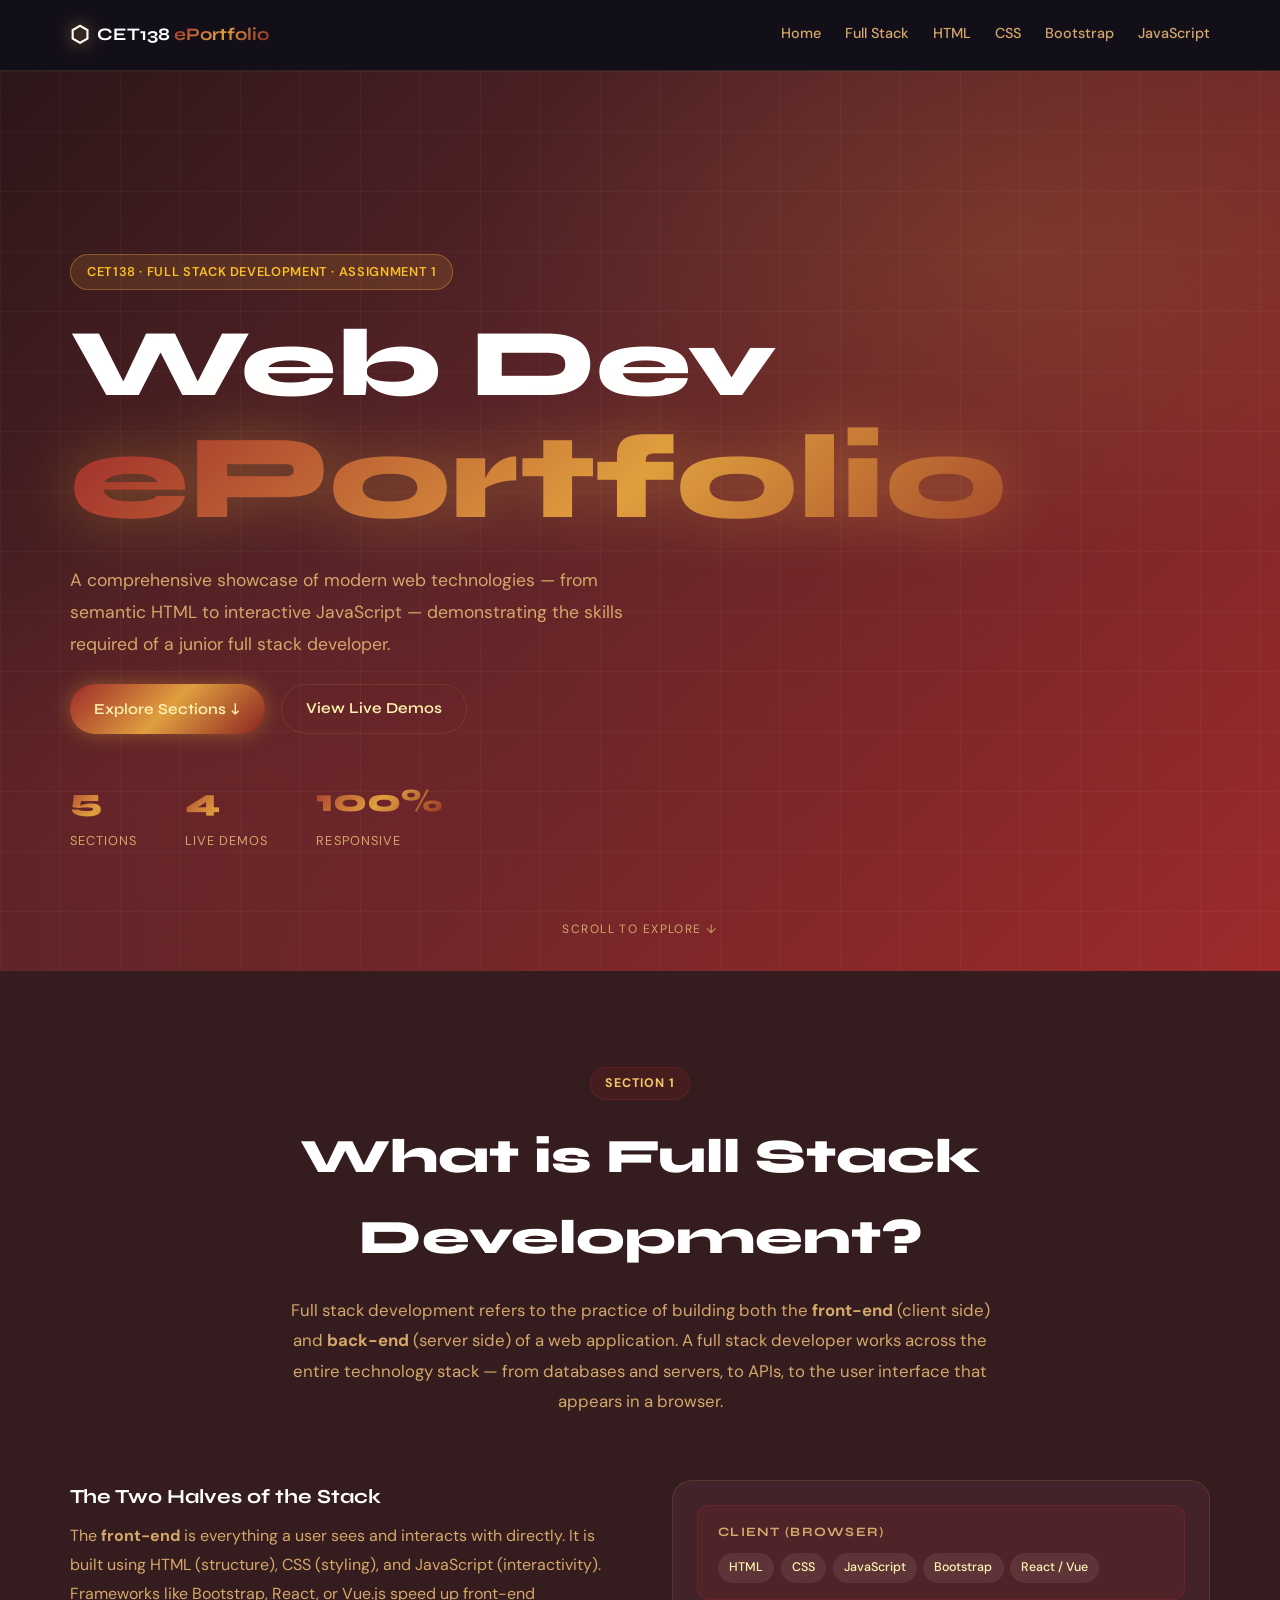
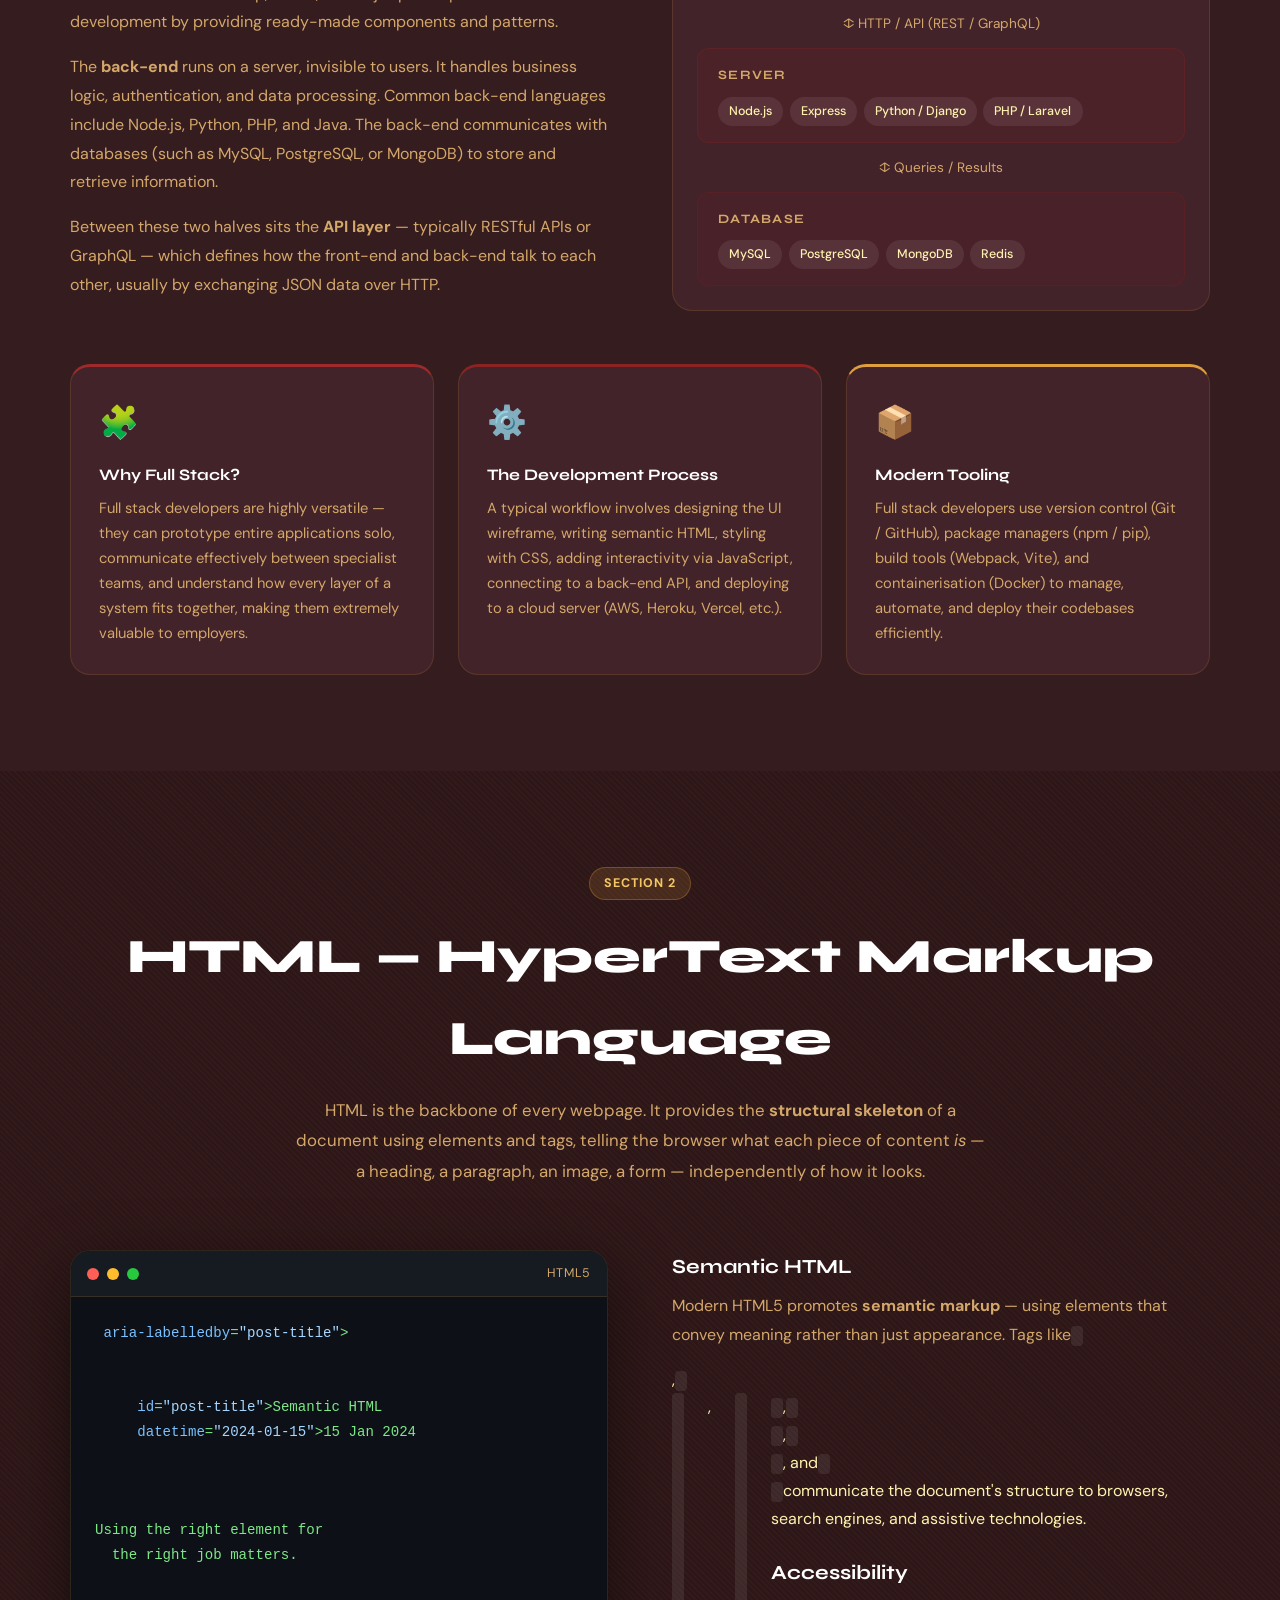
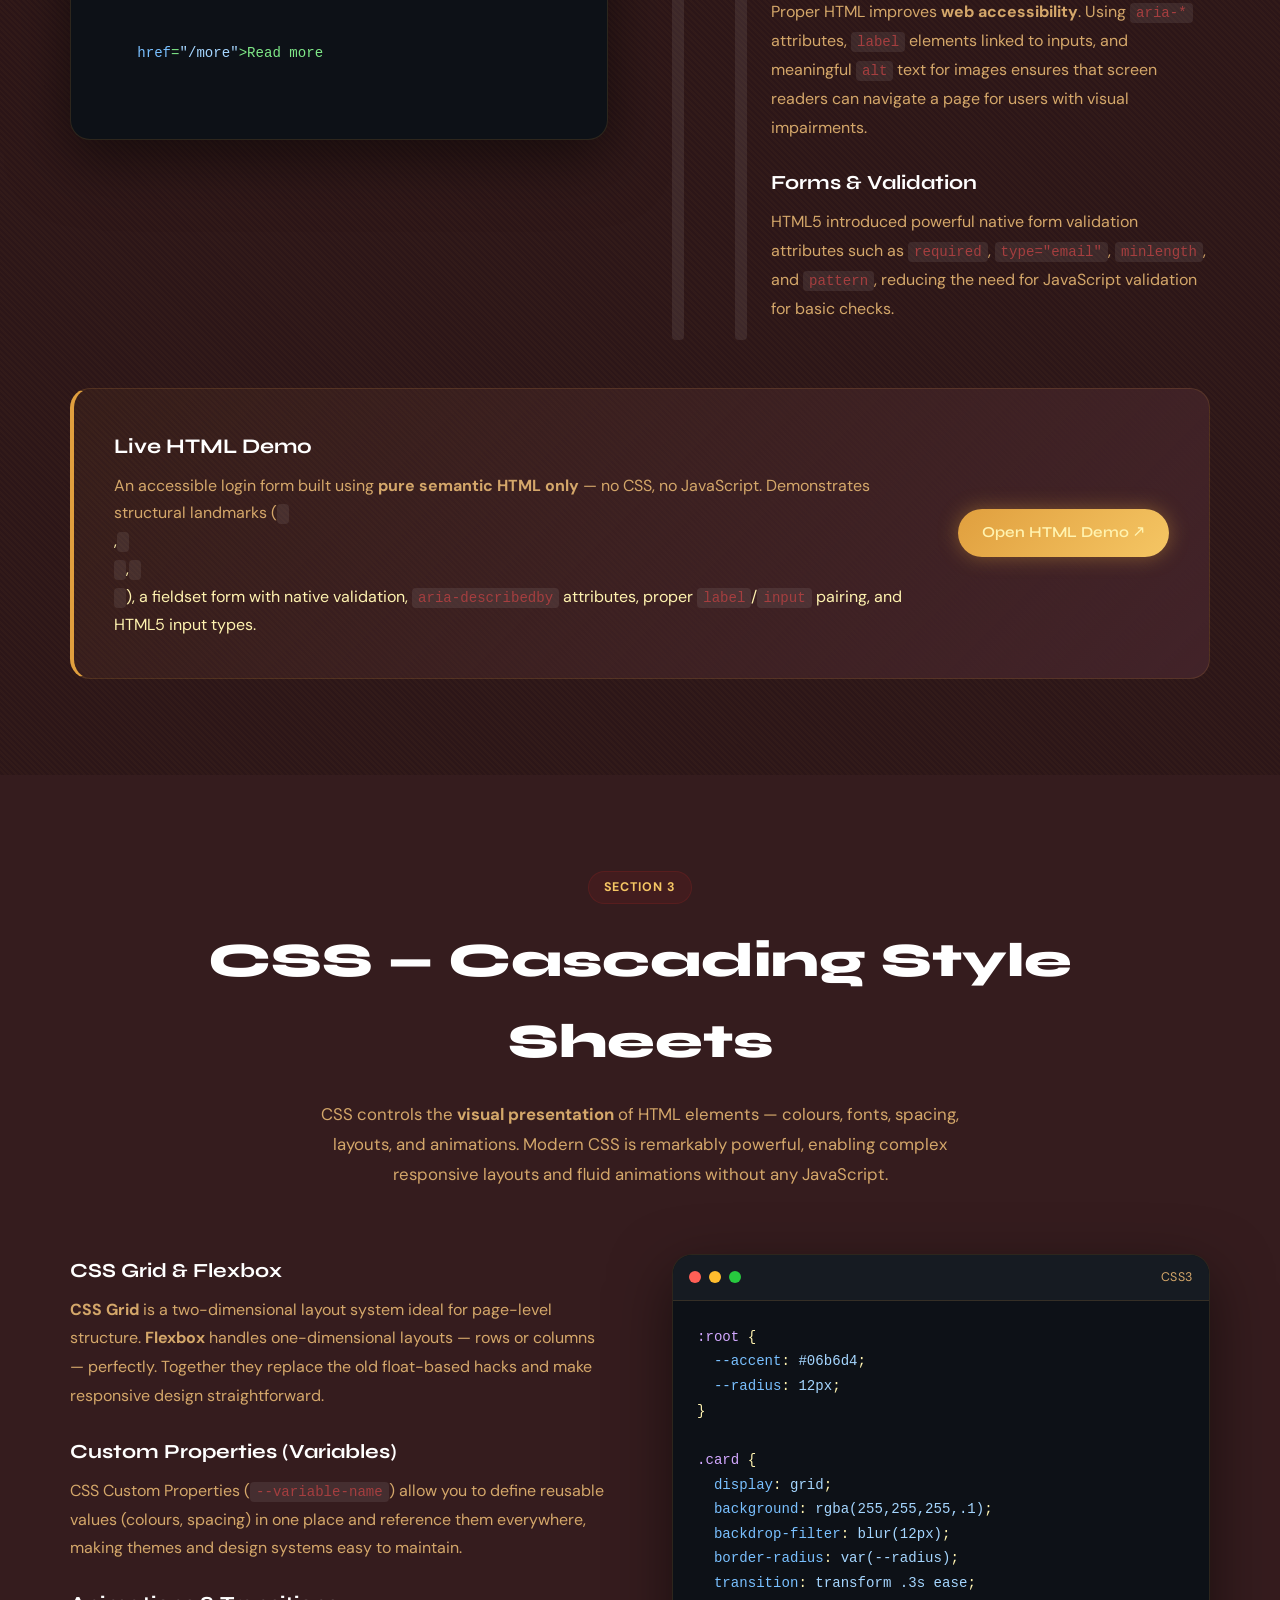
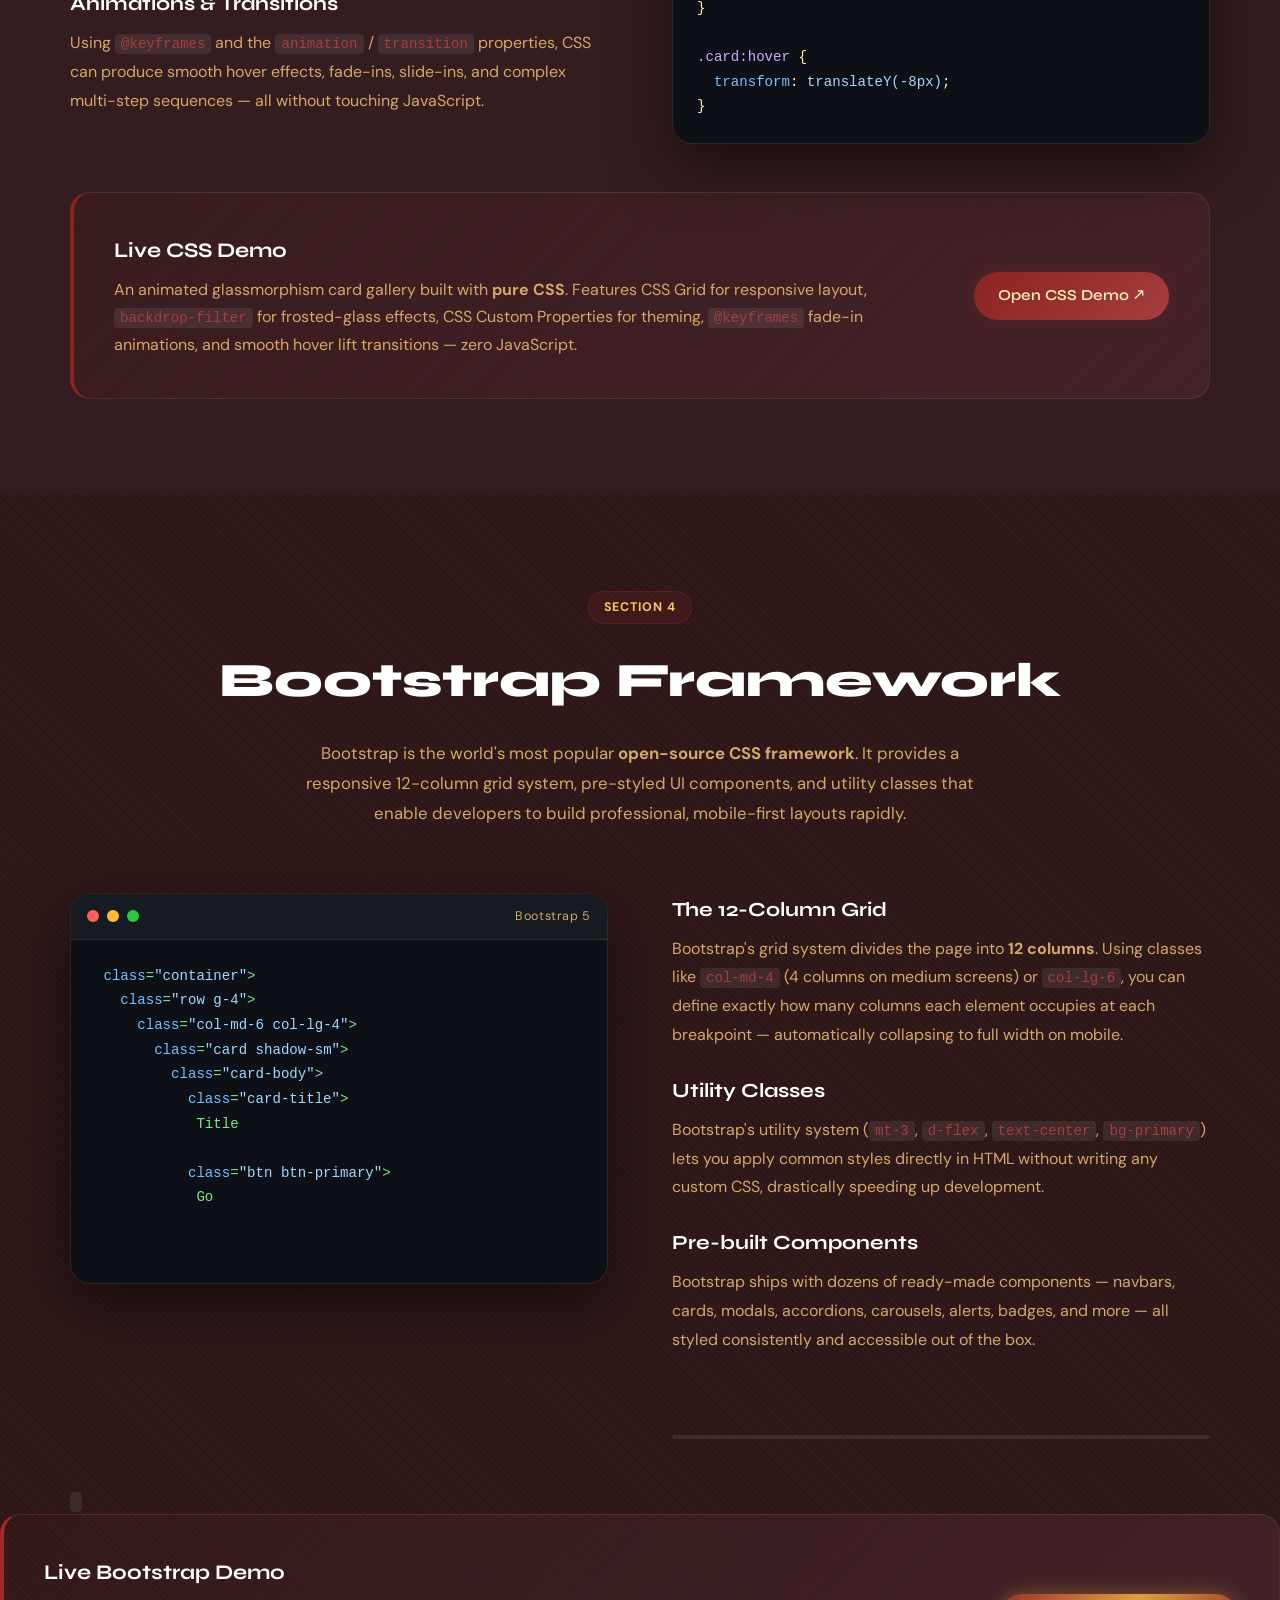
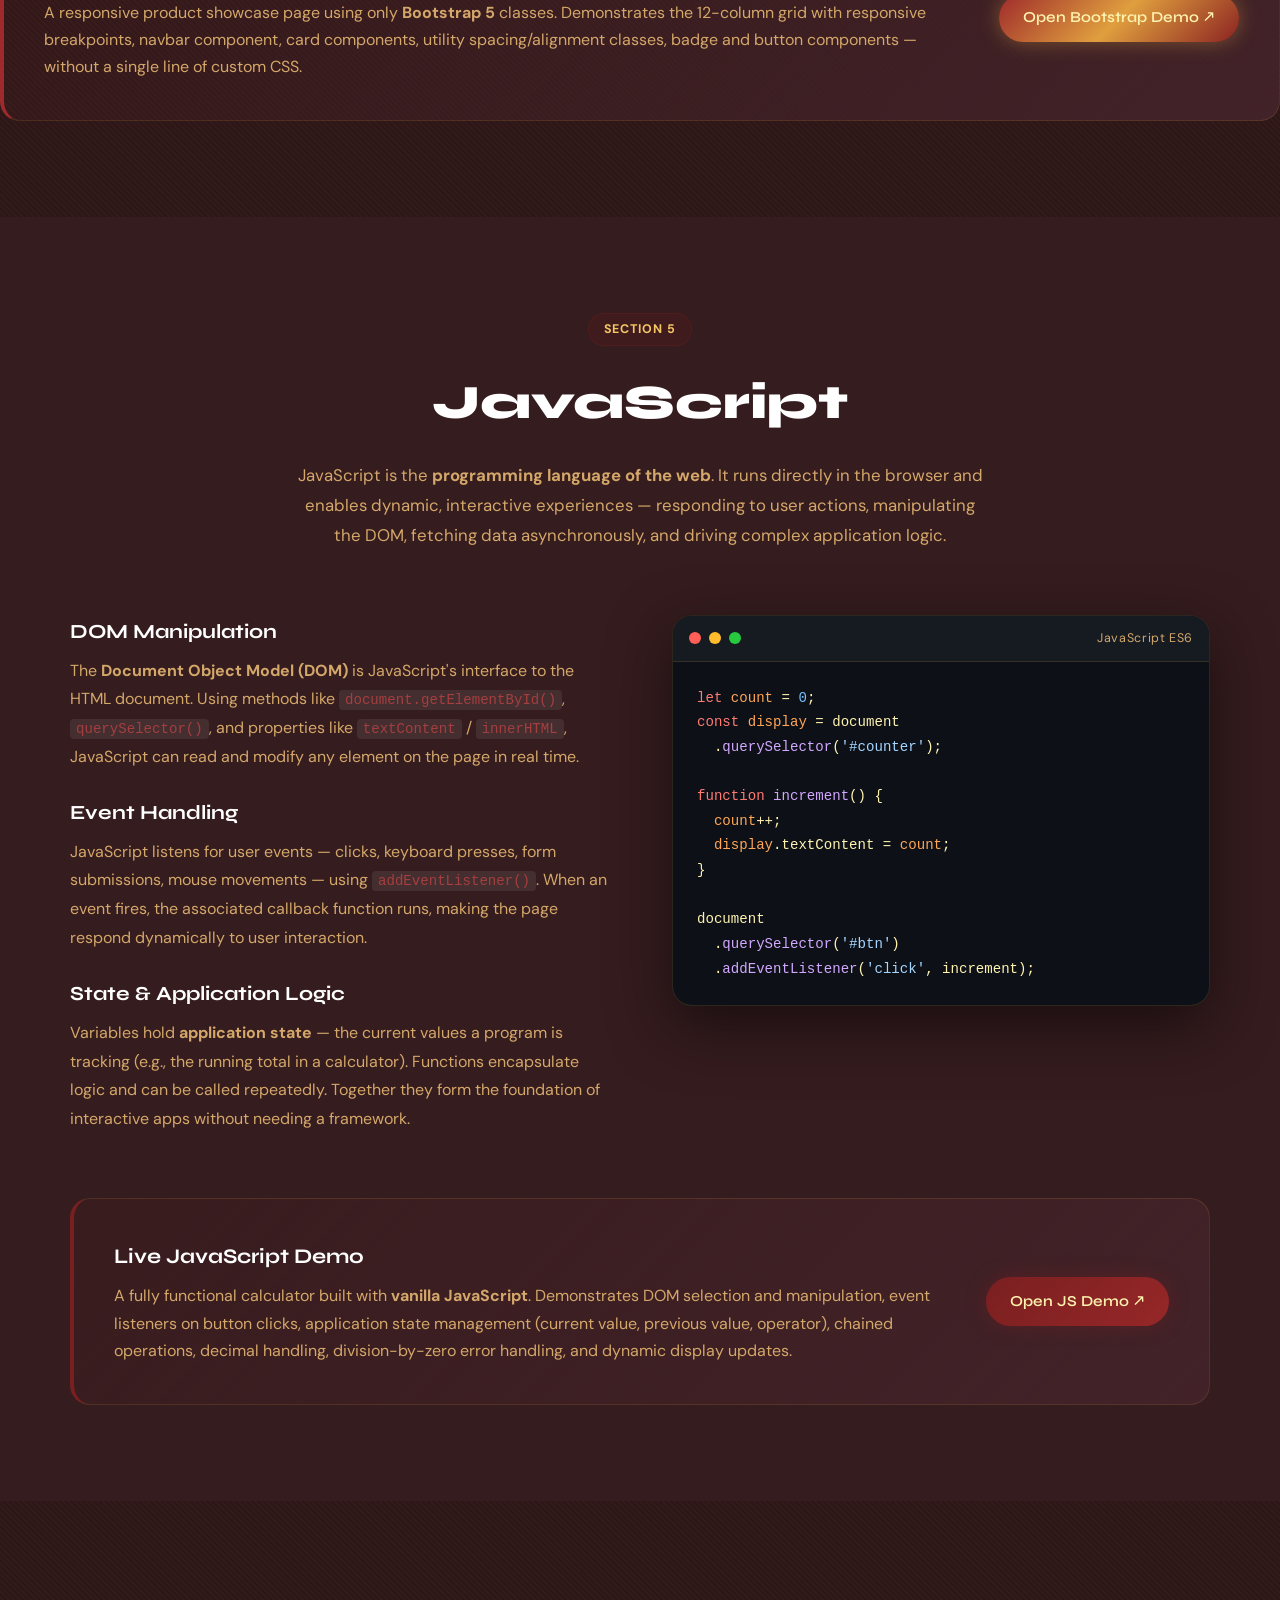
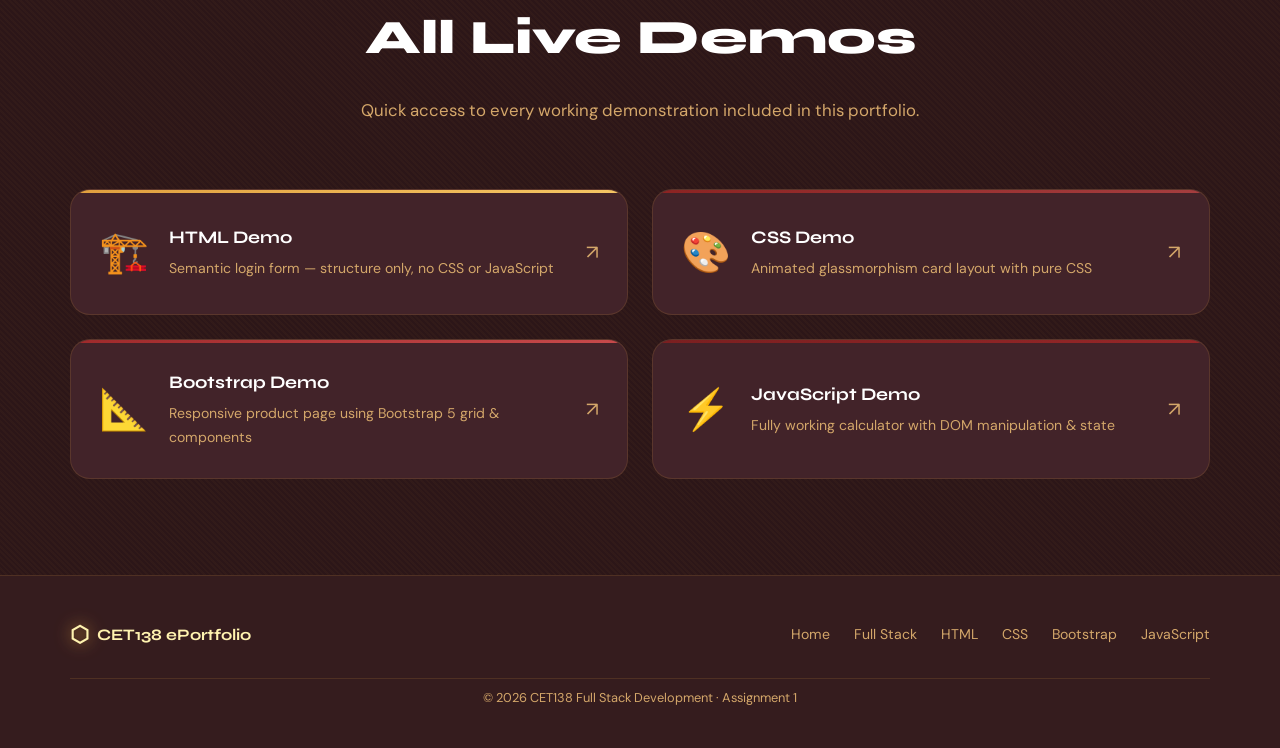
<file: index.html>
<!DOCTYPE html>
<html lang="en">
<head>
  <meta charset="UTF-8" />
  <title>CET138 — Full Stack Development ePortfolio</title>
  <meta name="viewport" content="width=device-width, initial-scale=1" />
  <meta name="description" content="ePortfolio for CET138 Full Stack Development — showcasing HTML, CSS, Bootstrap, JavaScript and Full Stack understanding." />
  <link rel="preconnect" href="https://fonts.googleapis.com">
  <link rel="preconnect" href="https://fonts.gstatic.com" crossorigin>
  <link href="https://fonts.googleapis.com/css2?family=Clash+Display:wght@400;500;600;700&family=Syne:wght@400;500;600;700;800&family=DM+Sans:ital,wght@0,300;0,400;0,500;1,400&display=swap" rel="stylesheet">
  <link rel="stylesheet" href="assets/css/main.css" />
</head>
<body>

  <!-- ═══ HEADER ═══ -->
  <header class="site-header" id="top">
    <div class="container nav-inner">
      <a href="#top" class="brand">
        <span class="brand-icon">⬡</span>
        <span>CET138 <em>ePortfolio</em></span>
      </a>
      <nav aria-label="Primary navigation">
        <a href="index.html">Home</a>
        <a href="fullstack.html">Full Stack</a>
        <a href="html.html">HTML</a>
        <a href="css.html">CSS</a>
        <a href="bootstrap.html">Bootstrap</a>
        <a href="javascript.html">JavaScript</a>
      </nav>
      <button class="nav-toggle" aria-label="Toggle menu" id="navToggle">☰</button>
    </div>
  </header>

  <main>

    <!-- ═══ HERO ═══ -->
    <section class="hero">
      <div class="hero-bg"></div>
      <div class="container hero-inner">
        <div class="hero-badge">CET138 · Full Stack Development · Assignment 1</div>
        <h1 class="hero-title">
          <span class="line1">Web Dev</span>
          <span class="line2 gradient-text">ePortfolio</span>
        </h1>
        <p class="hero-sub">A comprehensive showcase of modern web technologies — from semantic HTML to interactive JavaScript — demonstrating the skills required of a junior full stack developer.</p>
        <div class="hero-cta">
          <button class="btn btn-primary" id="exploreBtn">Explore Sections ↓</button>
          <a href="#demos" class="btn btn-ghost">View Live Demos</a>
        </div>
        <div class="hero-stats">
          <div class="stat"><span class="stat-num">5</span><span class="stat-label">Sections</span></div>
          <div class="stat"><span class="stat-num">4</span><span class="stat-label">Live Demos</span></div>
          <div class="stat"><span class="stat-num">100%</span><span class="stat-label">Responsive</span></div>
        </div>
      </div>
      <div class="hero-scroll">scroll to explore ↓</div>
    </section>

    <!-- ═══ SECTION 1 — FULL STACK DEV ═══ -->
    <section id="fullstack" class="section section-fullstack">
      <div class="container">
        <div class="section-header">
          <span class="section-tag section-tag--violet">Section 1</span>
          <h2 class="section-title">What is Full Stack Development?</h2>
          <p class="section-intro">Full stack development refers to the practice of building both the <strong>front-end</strong> (client side) and <strong>back-end</strong> (server side) of a web application. A full stack developer works across the entire technology stack — from databases and servers, to APIs, to the user interface that appears in a browser.</p>
        </div>

        <div class="two-col">
          <div class="text-block">
            <h3>The Two Halves of the Stack</h3>
            <p>The <strong>front-end</strong> is everything a user sees and interacts with directly. It is built using HTML (structure), CSS (styling), and JavaScript (interactivity). Frameworks like Bootstrap, React, or Vue.js speed up front-end development by providing ready-made components and patterns.</p>
            <p>The <strong>back-end</strong> runs on a server, invisible to users. It handles business logic, authentication, and data processing. Common back-end languages include Node.js, Python, PHP, and Java. The back-end communicates with databases (such as MySQL, PostgreSQL, or MongoDB) to store and retrieve information.</p>
            <p>Between these two halves sits the <strong>API layer</strong> — typically RESTful APIs or GraphQL — which defines how the front-end and back-end talk to each other, usually by exchanging JSON data over HTTP.</p>
          </div>
          <div class="stack-diagram" aria-label="Full Stack Technology Diagram">
            <div class="stack-layer stack-layer--client">
              <div class="stack-layer-label">CLIENT (Browser)</div>
              <div class="stack-techs">
                <span class="tech-pill">HTML</span>
                <span class="tech-pill">CSS</span>
                <span class="tech-pill">JavaScript</span>
                <span class="tech-pill">Bootstrap</span>
                <span class="tech-pill">React / Vue</span>
              </div>
            </div>
            <div class="stack-arrow">↕ HTTP / API (REST / GraphQL)</div>
            <div class="stack-layer stack-layer--server">
              <div class="stack-layer-label">SERVER</div>
              <div class="stack-techs">
                <span class="tech-pill">Node.js</span>
                <span class="tech-pill">Express</span>
                <span class="tech-pill">Python / Django</span>
                <span class="tech-pill">PHP / Laravel</span>
              </div>
            </div>
            <div class="stack-arrow">↕ Queries / Results</div>
            <div class="stack-layer stack-layer--db">
              <div class="stack-layer-label">DATABASE</div>
              <div class="stack-techs">
                <span class="tech-pill">MySQL</span>
                <span class="tech-pill">PostgreSQL</span>
                <span class="tech-pill">MongoDB</span>
                <span class="tech-pill">Redis</span>
              </div>
            </div>
          </div>
        </div>

        <div class="info-grid">
          <div class="info-card info-card--violet">
            <div class="info-icon">🧩</div>
            <h4>Why Full Stack?</h4>
            <p>Full stack developers are highly versatile — they can prototype entire applications solo, communicate effectively between specialist teams, and understand how every layer of a system fits together, making them extremely valuable to employers.</p>
          </div>
          <div class="info-card info-card--cyan">
            <div class="info-icon">⚙️</div>
            <h4>The Development Process</h4>
            <p>A typical workflow involves designing the UI wireframe, writing semantic HTML, styling with CSS, adding interactivity via JavaScript, connecting to a back-end API, and deploying to a cloud server (AWS, Heroku, Vercel, etc.).</p>
          </div>
          <div class="info-card info-card--orange">
            <div class="info-icon">📦</div>
            <h4>Modern Tooling</h4>
            <p>Full stack developers use version control (Git / GitHub), package managers (npm / pip), build tools (Webpack, Vite), and containerisation (Docker) to manage, automate, and deploy their codebases efficiently.</p>
          </div>
        </div>
      </div>
    </section>

    <!-- ═══ SECTION 2 — HTML ═══ -->
    <section id="html" class="section section-html">
      <div class="container">
        <div class="section-header">
          <span class="section-tag section-tag--orange">Section 2</span>
          <h2 class="section-title">HTML — HyperText Markup Language</h2>
          <p class="section-intro">HTML is the backbone of every webpage. It provides the <strong>structural skeleton</strong> of a document using elements and tags, telling the browser what each piece of content <em>is</em> — a heading, a paragraph, an image, a form — independently of how it looks.</p>
        </div>

        <div class="two-col reverse">
          <div class="text-block">
            <h3>Semantic HTML</h3>
            <p>Modern HTML5 promotes <strong>semantic markup</strong> — using elements that convey meaning rather than just appearance. Tags like <code><header></code>, <code><nav></code>, <code><main></code>, <code><article></code>, <code><section></code>, and <code><footer></code> communicate the document's structure to browsers, search engines, and assistive technologies.</p>
            <h3>Accessibility</h3>
            <p>Proper HTML improves <strong>web accessibility</strong>. Using <code>aria-*</code> attributes, <code>label</code> elements linked to inputs, and meaningful <code>alt</code> text for images ensures that screen readers can navigate a page for users with visual impairments.</p>
            <h3>Forms &amp; Validation</h3>
            <p>HTML5 introduced powerful native form validation attributes such as <code>required</code>, <code>type="email"</code>, <code>minlength</code>, and <code>pattern</code>, reducing the need for JavaScript validation for basic checks.</p>
          </div>
          <div class="code-preview">
            <div class="code-preview-bar">
              <span class="dot red"></span><span class="dot amber"></span><span class="dot green"></span>
              <span class="code-lang">HTML5</span>
            </div>
            <pre class="code-block"><code><span class="c-tag"><article</span> <span class="c-attr">aria-labelledby</span>=<span class="c-str">"post-title"</span><span class="c-tag">></span>
  <span class="c-tag"><header></span>
    <span class="c-tag"><h2</span> <span class="c-attr">id</span>=<span class="c-str">"post-title"</span><span class="c-tag">></span>Semantic HTML<span class="c-tag"></h2></span>
    <span class="c-tag"><time</span> <span class="c-attr">datetime</span>=<span class="c-str">"2024-01-15"</span><span class="c-tag">></span>15 Jan 2024<span class="c-tag"></time></span>
  <span class="c-tag"></header></span>
  <span class="c-tag"><p></span>Using the right element for
  the right job matters.<span class="c-tag"></p></span>
  <span class="c-tag"><footer></span>
    <span class="c-tag"><a</span> <span class="c-attr">href</span>=<span class="c-str">"/more"</span><span class="c-tag">></span>Read more<span class="c-tag"></a></span>
  <span class="c-tag"></footer></span>
<span class="c-tag"></article></span></code></pre>
          </div>
        </div>

        <div class="demo-cta-card demo-cta-card--orange">
          <div class="demo-cta-text">
            <h3>Live HTML Demo</h3>
            <p>An accessible login form built using <strong>pure semantic HTML only</strong> — no CSS, no JavaScript. Demonstrates structural landmarks (<code><header></code>, <code><main></code>, <code><footer></code>), a fieldset form with native validation, <code>aria-describedby</code> attributes, proper <code>label</code>/<code>input</code> pairing, and HTML5 input types.</p>
          </div>
          <a class="btn btn-primary btn-orange" href="html-demo/html-demo.html" target="_blank" rel="noopener">Open HTML Demo ↗</a>
        </div>
      </div>
    </section>

    <!-- ═══ SECTION 3 — CSS ═══ -->
    <section id="css" class="section section-css">
      <div class="container">
        <div class="section-header">
          <span class="section-tag section-tag--cyan">Section 3</span>
          <h2 class="section-title">CSS — Cascading Style Sheets</h2>
          <p class="section-intro">CSS controls the <strong>visual presentation</strong> of HTML elements — colours, fonts, spacing, layouts, and animations. Modern CSS is remarkably powerful, enabling complex responsive layouts and fluid animations without any JavaScript.</p>
        </div>

        <div class="two-col">
          <div class="text-block">
            <h3>CSS Grid &amp; Flexbox</h3>
            <p><strong>CSS Grid</strong> is a two-dimensional layout system ideal for page-level structure. <strong>Flexbox</strong> handles one-dimensional layouts — rows or columns — perfectly. Together they replace the old float-based hacks and make responsive design straightforward.</p>
            <h3>Custom Properties (Variables)</h3>
            <p>CSS Custom Properties (<code>--variable-name</code>) allow you to define reusable values (colours, spacing) in one place and reference them everywhere, making themes and design systems easy to maintain.</p>
            <h3>Animations &amp; Transitions</h3>
            <p>Using <code>@keyframes</code> and the <code>animation</code> / <code>transition</code> properties, CSS can produce smooth hover effects, fade-ins, slide-ins, and complex multi-step sequences — all without touching JavaScript.</p>
          </div>
          <div class="code-preview">
            <div class="code-preview-bar">
              <span class="dot red"></span><span class="dot amber"></span><span class="dot green"></span>
              <span class="code-lang">CSS3</span>
            </div>
            <pre class="code-block"><code><span class="c-sel">:root</span> {
  <span class="c-prop">--accent</span>: <span class="c-val">#06b6d4</span>;
  <span class="c-prop">--radius</span>: <span class="c-val">12px</span>;
}

<span class="c-sel">.card</span> {
  <span class="c-prop">display</span>: <span class="c-val">grid</span>;
  <span class="c-prop">background</span>: <span class="c-val">rgba(255,255,255,.1)</span>;
  <span class="c-prop">backdrop-filter</span>: <span class="c-val">blur(12px)</span>;
  <span class="c-prop">border-radius</span>: <span class="c-val">var(--radius)</span>;
  <span class="c-prop">transition</span>: <span class="c-val">transform .3s ease</span>;
}

<span class="c-sel">.card:hover</span> {
  <span class="c-prop">transform</span>: <span class="c-val">translateY(-8px)</span>;
}</code></pre>
          </div>
        </div>

        <div class="demo-cta-card demo-cta-card--cyan">
          <div class="demo-cta-text">
            <h3>Live CSS Demo</h3>
            <p>An animated glassmorphism card gallery built with <strong>pure CSS</strong>. Features CSS Grid for responsive layout, <code>backdrop-filter</code> for frosted-glass effects, CSS Custom Properties for theming, <code>@keyframes</code> fade-in animations, and smooth hover lift transitions — zero JavaScript.</p>
          </div>
          <a class="btn btn-primary btn-cyan" href="css-demo/css-demo.html" target="_blank" rel="noopener">Open CSS Demo ↗</a>
        </div>
      </div>
    </section>

    <!-- ═══ SECTION 4 — BOOTSTRAP ═══ -->
    <section id="bootstrap" class="section section-bootstrap">
      <div class="container">
        <div class="section-header">
          <span class="section-tag section-tag--violet">Section 4</span>
          <h2 class="section-title">Bootstrap Framework</h2>
          <p class="section-intro">Bootstrap is the world's most popular <strong>open-source CSS framework</strong>. It provides a responsive 12-column grid system, pre-styled UI components, and utility classes that enable developers to build professional, mobile-first layouts rapidly.</p>
        </div>

        <div class="two-col reverse">
          <div class="text-block">
            <h3>The 12-Column Grid</h3>
            <p>Bootstrap's grid system divides the page into <strong>12 columns</strong>. Using classes like <code>col-md-4</code> (4 columns on medium screens) or <code>col-lg-6</code>, you can define exactly how many columns each element occupies at each breakpoint — automatically collapsing to full width on mobile.</p>
            <h3>Utility Classes</h3>
            <p>Bootstrap's utility system (<code>mt-3</code>, <code>d-flex</code>, <code>text-center</code>, <code>bg-primary</code>) lets you apply common styles directly in HTML without writing any custom CSS, drastically speeding up development.</p>
            <h3>Pre-built Components</h3>
            <p>Bootstrap ships with dozens of ready-made components — navbars, cards, modals, accordions, carousels, alerts, badges, and more — all styled consistently and accessible out of the box.</p>
          </div>
          <div class="code-preview">
            <div class="code-preview-bar">
              <span class="dot red"></span><span class="dot amber"></span><span class="dot green"></span>
              <span class="code-lang">Bootstrap 5</span>
            </div>
            <pre class="code-block"><code><span class="c-tag"><div</span> <span class="c-attr">class</span>=<span class="c-str">"container"</span><span class="c-tag">></span>
  <span class="c-tag"><div</span> <span class="c-attr">class</span>=<span class="c-str">"row g-4"</span><span class="c-tag">></span>
    <span class="c-tag"><div</span> <span class="c-attr">class</span>=<span class="c-str">"col-md-6 col-lg-4"</span><span class="c-tag">></span>
      <span class="c-tag"><div</span> <span class="c-attr">class</span>=<span class="c-str">"card shadow-sm"</span><span class="c-tag">></span>
        <span class="c-tag"><div</span> <span class="c-attr">class</span>=<span class="c-str">"card-body"</span><span class="c-tag">></span>
          <span class="c-tag"><h5</span> <span class="c-attr">class</span>=<span class="c-str">"card-title"</span><span class="c-tag">></span>
            Title
          <span class="c-tag"></h5></span>
          <span class="c-tag"><a</span> <span class="c-attr">class</span>=<span class="c-str">"btn btn-primary"</span><span class="c-tag">></span>
            Go
          <span class="c-tag"></a></span>
        <span class="c-tag"></div></span>
      <span class="c-tag"></div></span>
  <span class="c-tag"></div</span>
<span class="c-tag"></div></span></code></pre>
          </div>
        </div>

        <div class="demo-cta-card demo-cta-card--violet">
          <div class="demo-cta-text">
            <h3>Live Bootstrap Demo</h3>
            <p>A responsive product showcase page using only <strong>Bootstrap 5</strong> classes. Demonstrates the 12-column grid with responsive breakpoints, navbar component, card components, utility spacing/alignment classes, badge and button components — without a single line of custom CSS.</p>
          </div>
          <a class="btn btn-primary" href="bootstrap-demo/bootstrap-demo.html" target="_blank" rel="noopener">Open Bootstrap Demo ↗</a>
        </div>
      </div>
    </section>

    <!-- ═══ SECTION 5 — JAVASCRIPT ═══ -->
    <section id="javascript" class="section section-js">
      <div class="container">
        <div class="section-header">
          <span class="section-tag section-tag--green">Section 5</span>
          <h2 class="section-title">JavaScript</h2>
          <p class="section-intro">JavaScript is the <strong>programming language of the web</strong>. It runs directly in the browser and enables dynamic, interactive experiences — responding to user actions, manipulating the DOM, fetching data asynchronously, and driving complex application logic.</p>
        </div>

        <div class="two-col">
          <div class="text-block">
            <h3>DOM Manipulation</h3>
            <p>The <strong>Document Object Model (DOM)</strong> is JavaScript's interface to the HTML document. Using methods like <code>document.getElementById()</code>, <code>querySelector()</code>, and properties like <code>textContent</code> / <code>innerHTML</code>, JavaScript can read and modify any element on the page in real time.</p>
            <h3>Event Handling</h3>
            <p>JavaScript listens for user events — clicks, keyboard presses, form submissions, mouse movements — using <code>addEventListener()</code>. When an event fires, the associated callback function runs, making the page respond dynamically to user interaction.</p>
            <h3>State &amp; Application Logic</h3>
            <p>Variables hold <strong>application state</strong> — the current values a program is tracking (e.g., the running total in a calculator). Functions encapsulate logic and can be called repeatedly. Together they form the foundation of interactive apps without needing a framework.</p>
          </div>
          <div class="code-preview">
            <div class="code-preview-bar">
              <span class="dot red"></span><span class="dot amber"></span><span class="dot green"></span>
              <span class="code-lang">JavaScript ES6</span>
            </div>
            <pre class="code-block"><code><span class="c-kw">let</span> <span class="c-var">count</span> = <span class="c-num">0</span>;
<span class="c-kw">const</span> <span class="c-var">display</span> = document
  .<span class="c-fn">querySelector</span>(<span class="c-str">'#counter'</span>);

<span class="c-kw">function</span> <span class="c-fn">increment</span>() {
  <span class="c-var">count</span>++;
  <span class="c-var">display</span>.textContent = <span class="c-var">count</span>;
}

document
  .<span class="c-fn">querySelector</span>(<span class="c-str">'#btn'</span>)
  .<span class="c-fn">addEventListener</span>(<span class="c-str">'click'</span>, increment);</code></pre>
          </div>
        </div>

        <div class="demo-cta-card demo-cta-card--green">
          <div class="demo-cta-text">
            <h3>Live JavaScript Demo</h3>
            <p>A fully functional calculator built with <strong>vanilla JavaScript</strong>. Demonstrates DOM selection and manipulation, event listeners on button clicks, application state management (current value, previous value, operator), chained operations, decimal handling, division-by-zero error handling, and dynamic display updates.</p>
          </div>
          <a class="btn btn-primary btn-green" href="javascript-demo/javascript-demo.html" target="_blank" rel="noopener">Open JS Demo ↗</a>
        </div>
      </div>
    </section>

    <!-- ═══ DEMOS OVERVIEW ═══ -->
    <section id="demos" class="section section-demos">
      <div class="container">
        <div class="section-header">
          <h2 class="section-title">All Live Demos</h2>
          <p class="section-intro">Quick access to every working demonstration included in this portfolio.</p>
        </div>
        <div class="demo-grid">
          <a class="demo-card demo-card--orange" href="html-demo/html-demo.html" target="_blank" rel="noopener">
            <div class="demo-card-icon">🏗️</div>
            <div class="demo-card-body">
              <h3>HTML Demo</h3>
              <p>Semantic login form — structure only, no CSS or JavaScript</p>
            </div>
            <span class="demo-card-arrow">↗</span>
          </a>
          <a class="demo-card demo-card--cyan" href="css-demo/css-demo.html" target="_blank" rel="noopener">
            <div class="demo-card-icon">🎨</div>
            <div class="demo-card-body">
              <h3>CSS Demo</h3>
              <p>Animated glassmorphism card layout with pure CSS</p>
            </div>
            <span class="demo-card-arrow">↗</span>
          </a>
          <a class="demo-card demo-card--violet" href="bootstrap-demo/bootstrap-demo.html" target="_blank" rel="noopener">
            <div class="demo-card-icon">📐</div>
            <div class="demo-card-body">
              <h3>Bootstrap Demo</h3>
              <p>Responsive product page using Bootstrap 5 grid &amp; components</p>
            </div>
            <span class="demo-card-arrow">↗</span>
          </a>
          <a class="demo-card demo-card--green" href="javascript-demo/javascript-demo.html" target="_blank" rel="noopener">
            <div class="demo-card-icon">⚡</div>
            <div class="demo-card-body">
              <h3>JavaScript Demo</h3>
              <p>Fully working calculator with DOM manipulation &amp; state</p>
            </div>
            <span class="demo-card-arrow">↗</span>
          </a>
        </div>
      </div>
    </section>

  </main>

  <!-- ═══ FOOTER ═══ -->
  <footer class="site-footer">
    <div class="container footer-inner">
      <div class="footer-brand">
        <span class="brand-icon">⬡</span> CET138 ePortfolio
      </div>
      <div class="footer-links">
        <a href="index.html">Home</a>
        <a href="fullstack.html">Full Stack</a>
        <a href="html.html">HTML</a>
        <a href="css.html">CSS</a>
        <a href="bootstrap.html">Bootstrap</a>
        <a href="javascript.html">JavaScript</a>
      </div>
      <div class="footer-copy">© <span id="year"></span> CET138 Full Stack Development · Assignment 1</div>
    </div>
  </footer>

  <!-- ═══ MODAL ═══ -->
  <div class="modal-overlay" id="sectionsModal">
    <div class="modal-content">
      <div class="modal-header">
        <h2 class="modal-title">All Sections</h2>
        <button class="modal-close" id="closeModal">&times;</button>
      </div>
      <div class="sections-grid">
        <a href="fullstack.html" class="section-card">
          <div class="section-card-icon">🧩</div>
          <div class="section-card-title">Full Stack Development</div>
          <div class="section-card-desc">Learn about building both front-end and back-end applications</div>
        </a>
        <a href="html.html" class="section-card">
          <div class="section-card-icon">🏗️</div>
          <div class="section-card-title">HTML</div>
          <div class="section-card-desc">Master semantic HTML and document structure</div>
        </a>
        <a href="css.html" class="section-card">
          <div class="section-card-icon">🎨</div>
          <div class="section-card-title">CSS</div>
          <div class="section-card-desc">Create stunning layouts with Grid, Flexbox, and animations</div>
        </a>
        <a href="bootstrap.html" class="section-card">
          <div class="section-card-icon">📐</div>
          <div class="section-card-title">Bootstrap Framework</div>
          <div class="section-card-desc">Build responsive pages with the popular CSS framework</div>
        </a>
        <a href="javascript.html" class="section-card">
          <div class="section-card-icon">⚡</div>
          <div class="section-card-title">JavaScript</div>
          <div class="section-card-desc">Make web pages interactive with dynamic programming</div>
        </a>
      </div>
    </div>
  </div>

  <script src="assets/js/main.js"></script>
</body>
</html>
</file>
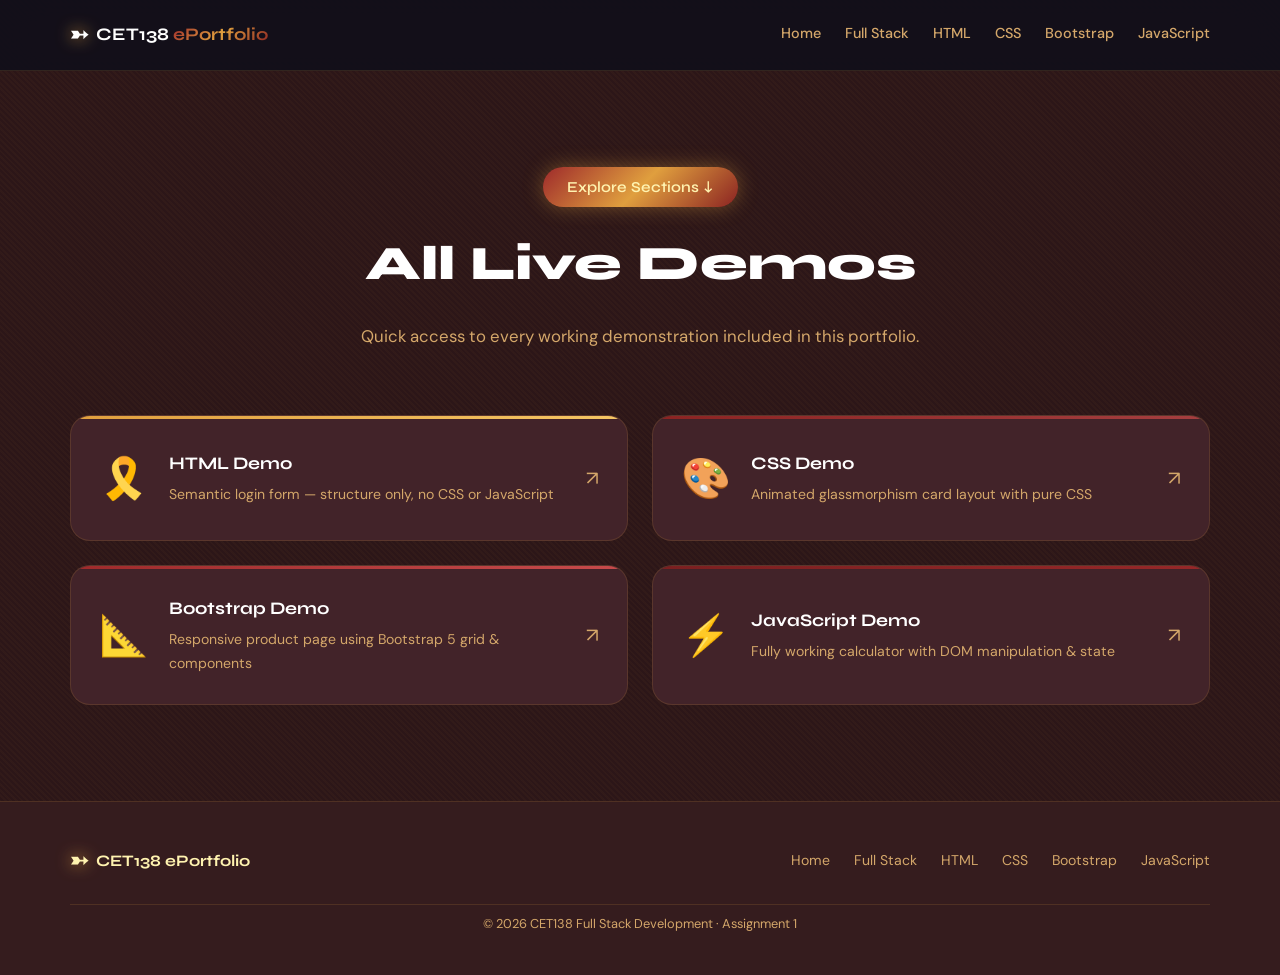
<file: _tmp_index.html>
<!DOCTYPE html>
<html lang="en">
<head>
  <meta charset="UTF-8" />
  <title>CET138 — Full Stack Development ePortfolio</title>
  <meta name="viewport" content="width=device-width, initial-scale=1" />
  <meta name="description" content="ePortfolio for CET138 Full Stack Development — showcasing HTML, CSS, Bootstrap, JavaScript and Full Stack understanding." />
  <link rel="preconnect" href="https://fonts.googleapis.com">
  <link rel="preconnect" href="https://fonts.gstatic.com" crossorigin>
  <link href="https://fonts.googleapis.com/css2?family=Clash+Display:wght@400;500;600;700&family=Syne:wght@400;500;600;700&family=DM+Sans:ital,wght@0,300;0,400;0,500;1,400&display=swap" rel="stylesheet">
  <link rel="stylesheet" href="assets/css/main.css" />
</head>
<body>

  <!-- ──── HEADER ──── -->
  <header class="site-header" id="top">
    <div class="container nav-inner">
      <a href="#top" class="brand">
        <span class="brand-icon">➳</span>
        <span>CET138 <em>ePortfolio</em></span>
      </a>
      <nav aria-label="Primary navigation">
        <a href="index.html">Home</a>
        <a href="fullstack.html">Full Stack</a>
        <a href="html.html">HTML</a>
        <a href="css.html">CSS</a>
        <a href="bootstrap.html">Bootstrap</a>
        <a href="javascript.html">JavaScript</a>
      </nav>
      <button class="nav-toggle" aria-label="Toggle menu" id="navToggle">☰</button>
    </div>
  </header>

  <main>

    <!-- ──── Demos (Home) ──── -->
    <section id="demos" class="section section-demos">
      <div class="container">
        <div class="section-header">
          <button class="btn btn-primary" id="exploreBtn">Explore Sections ↓</button>
          <h2 class="section-title" style="margin-top:1rem;">All Live Demos</h2>
          <p class="section-intro">Quick access to every working demonstration included in this portfolio.</p>
        </div>
        <div class="demo-grid">
          <a class="demo-card demo-card--orange" href="html-demo/html-demo.html" target="_blank" rel="noopener">
            <div class="demo-card-icon">🎗️</div>
            <div class="demo-card-body">
              <h3>HTML Demo</h3>
              <p>Semantic login form — structure only, no CSS or JavaScript</p>
            </div>
            <span class="demo-card-arrow">↗</span>
          </a>
          <a class="demo-card demo-card--cyan" href="css-demo/css-demo.html" target="_blank" rel="noopener">
            <div class="demo-card-icon">🎨</div>
            <div class="demo-card-body">
              <h3>CSS Demo</h3>
              <p>Animated glassmorphism card layout with pure CSS</p>
            </div>
            <span class="demo-card-arrow">↗</span>
          </a>
          <a class="demo-card demo-card--violet" href="bootstrap-demo/bootstrap-demo.html" target="_blank" rel="noopener">
            <div class="demo-card-icon">📐</div>
            <div class="demo-card-body">
              <h3>Bootstrap Demo</h3>
              <p>Responsive product page using Bootstrap 5 grid &amp; components</p>
            </div>
            <span class="demo-card-arrow">↗</span>
          </a>
          <a class="demo-card demo-card--green" href="javascript-demo/javascript-demo.html" target="_blank" rel="noopener">
            <div class="demo-card-icon">⚡</div>
            <div class="demo-card-body">
              <h3>JavaScript Demo</h3>
              <p>Fully working calculator with DOM manipulation &amp; state</p>
            </div>
            <span class="demo-card-arrow">↗</span>
          </a>
        </div>
      </div>
    </section>

  </main>

  <!-- ──── FOOTER ──── -->
  <footer class="site-footer">
    <div class="container footer-inner">
      <div class="footer-brand">
        <span class="brand-icon">➳</span> CET138 ePortfolio
      </div>
      <div class="footer-links">
        <a href="index.html">Home</a>
        <a href="fullstack.html">Full Stack</a>
        <a href="html.html">HTML</a>
        <a href="css.html">CSS</a>
        <a href="bootstrap.html">Bootstrap</a>
        <a href="javascript.html">JavaScript</a>
      </div>
      <div class="footer-copy">© <span id="year"></span> CET138 Full Stack Development · Assignment 1</div>
    </div>
  </footer>

  <!-- ──── MODAL ──── -->
  <div class="modal-overlay" id="sectionsModal">
    <div class="modal-content">
      <div class="modal-header">
        <h2 class="modal-title">All Sections</h2>
        <button class="modal-close" id="closeModal">&times;</button>
      </div>
      <div class="sections-grid">
        <a href="fullstack.html" class="section-card">
          <div class="section-card-icon">🤩</div>
          <div class="section-card-title">Full Stack Development</div>
          <div class="section-card-desc">Learn about building both front-end and back-end applications</div>
        </a>
        <a href="html.html" class="section-card">
          <div class="section-card-icon">🎗️</div>
          <div class="section-card-title">HTML</div>
          <div class="section-card-desc">Master semantic HTML and document structure</div>
        </a>
        <a href="css.html" class="section-card">
          <div class="section-card-icon">🎨</div>
          <div class="section-card-title">CSS</div>
          <div class="section-card-desc">Create stunning layouts with Grid, Flexbox, and animations</div>
        </a>
        <a href="bootstrap.html" class="section-card">
          <div class="section-card-icon">📐</div>
          <div class="section-card-title">Bootstrap Framework</div>
          <div class="section-card-desc">Build responsive pages with the popular CSS framework</div>
        </a>
        <a href="javascript.html" class="section-card">
          <div class="section-card-icon">⚡</div>
          <div class="section-card-title">JavaScript</div>
          <div class="section-card-desc">Make web pages interactive with dynamic programming</div>
        </a>
      </div>
    </div>
  </div>

  <script src="assets/js/main.js"></script>
</body>
</html>
</file>
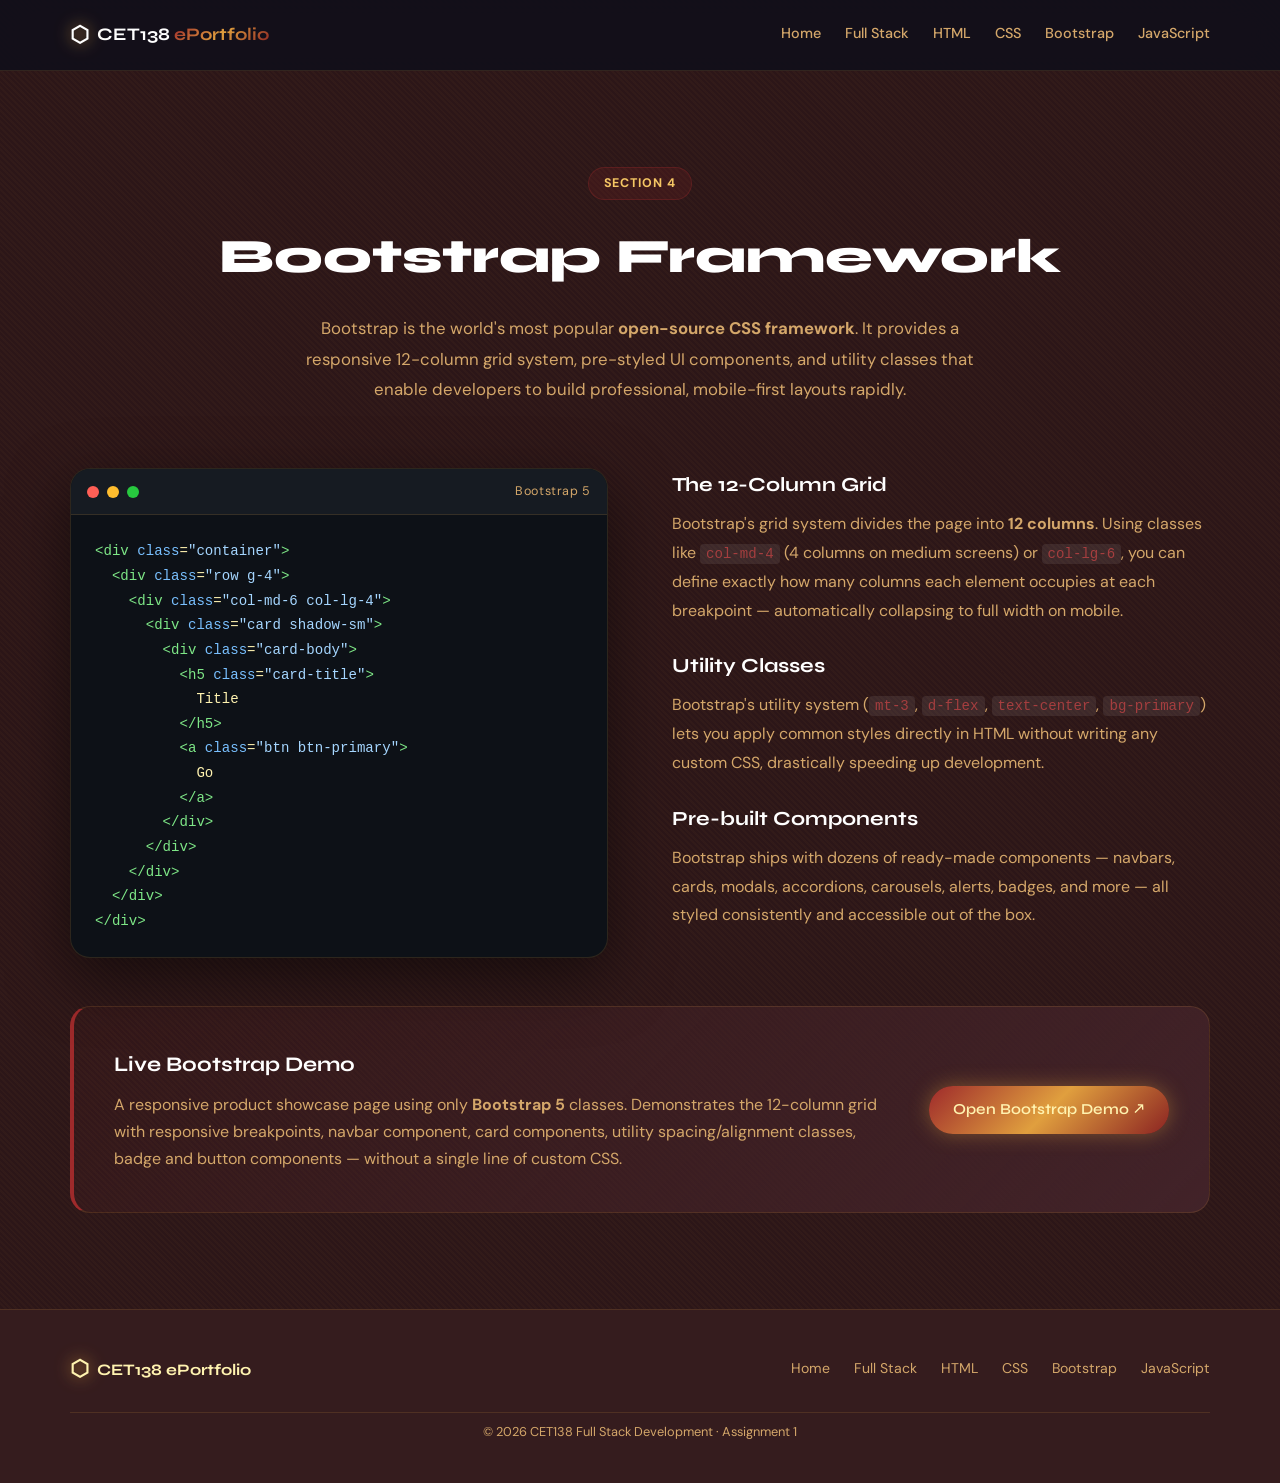
<file: bootstrap.html>
<!DOCTYPE html>
<html lang="en">
<head>
  <meta charset="UTF-8" />
  <title>Bootstrap Framework — CET138 ePortfolio</title>
  <meta name="viewport" content="width=device-width, initial-scale=1" />
  <meta name="description" content="Learn about Bootstrap Framework in this comprehensive guide." />
  <link rel="preconnect" href="https://fonts.googleapis.com">
  <link rel="preconnect" href="https://fonts.gstatic.com" crossorigin>
  <link href="https://fonts.googleapis.com/css2?family=Clash+Display:wght@400;500;600;700&family=Syne:wght@400;500;600;700;800&family=DM+Sans:ital,wght@0,300;0,400;0,500;1,400&display=swap" rel="stylesheet">
  <link rel="stylesheet" href="assets/css/main.css" />
</head>
<body>

  <!-- ═══ HEADER ═══ -->
  <header class="site-header" id="top">
    <div class="container nav-inner">
      <a href="index.html" class="brand">
        <span class="brand-icon">⬡</span>
        <span>CET138 <em>ePortfolio</em></span>
      </a>
      <nav aria-label="Primary navigation">
        <a href="index.html">Home</a>
        <a href="fullstack.html">Full Stack</a>
        <a href="html.html">HTML</a>
        <a href="css.html">CSS</a>
        <a href="bootstrap.html">Bootstrap</a>
        <a href="javascript.html">JavaScript</a>
      </nav>
      <button class="nav-toggle" aria-label="Toggle menu" id="navToggle">☰</button>
    </div>
  </header>

  <main>

    <!-- ═══ SECTION 4 — BOOTSTRAP ═══ -->
    <section id="bootstrap" class="section section-bootstrap">
      <div class="container">
        <div class="section-header">
          <span class="section-tag section-tag--violet">Section 4</span>
          <h2 class="section-title">Bootstrap Framework</h2>
          <p class="section-intro">Bootstrap is the world's most popular <strong>open-source CSS framework</strong>. It provides a responsive 12-column grid system, pre-styled UI components, and utility classes that enable developers to build professional, mobile-first layouts rapidly.</p>
        </div>

        <div class="two-col reverse">
          <div class="text-block">
            <h3>The 12-Column Grid</h3>
            <p>Bootstrap's grid system divides the page into <strong>12 columns</strong>. Using classes like <code>col-md-4</code> (4 columns on medium screens) or <code>col-lg-6</code>, you can define exactly how many columns each element occupies at each breakpoint — automatically collapsing to full width on mobile.</p>
            <h3>Utility Classes</h3>
            <p>Bootstrap's utility system (<code>mt-3</code>, <code>d-flex</code>, <code>text-center</code>, <code>bg-primary</code>) lets you apply common styles directly in HTML without writing any custom CSS, drastically speeding up development.</p>
            <h3>Pre-built Components</h3>
            <p>Bootstrap ships with dozens of ready-made components — navbars, cards, modals, accordions, carousels, alerts, badges, and more — all styled consistently and accessible out of the box.</p>
          </div>
          <div class="code-preview">
            <div class="code-preview-bar">
              <span class="dot red"></span><span class="dot amber"></span><span class="dot green"></span>
              <span class="code-lang">Bootstrap 5</span>
            </div>
            <pre class="code-block"><code><span class="c-tag">&lt;div</span> <span class="c-attr">class</span>=<span class="c-str">"container"</span><span class="c-tag">&gt;</span>
  <span class="c-tag">&lt;div</span> <span class="c-attr">class</span>=<span class="c-str">"row g-4"</span><span class="c-tag">&gt;</span>
    <span class="c-tag">&lt;div</span> <span class="c-attr">class</span>=<span class="c-str">"col-md-6 col-lg-4"</span><span class="c-tag">&gt;</span>
      <span class="c-tag">&lt;div</span> <span class="c-attr">class</span>=<span class="c-str">"card shadow-sm"</span><span class="c-tag">&gt;</span>
        <span class="c-tag">&lt;div</span> <span class="c-attr">class</span>=<span class="c-str">"card-body"</span><span class="c-tag">&gt;</span>
          <span class="c-tag">&lt;h5</span> <span class="c-attr">class</span>=<span class="c-str">"card-title"</span><span class="c-tag">&gt;</span>
            Title
          <span class="c-tag">&lt;/h5&gt;</span>
          <span class="c-tag">&lt;a</span> <span class="c-attr">class</span>=<span class="c-str">"btn btn-primary"</span><span class="c-tag">&gt;</span>
            Go
          <span class="c-tag">&lt;/a&gt;</span>
        <span class="c-tag">&lt;/div&gt;</span>
      <span class="c-tag">&lt;/div&gt;</span>
    <span class="c-tag">&lt;/div&gt;</span>
  <span class="c-tag">&lt;/div&gt;</span>
<span class="c-tag">&lt;/div&gt;</span></code></pre>
          </div>
        </div>

        <div class="demo-cta-card demo-cta-card--violet">
          <div class="demo-cta-text">
            <h3>Live Bootstrap Demo</h3>
            <p>A responsive product showcase page using only <strong>Bootstrap 5</strong> classes. Demonstrates the 12-column grid with responsive breakpoints, navbar component, card components, utility spacing/alignment classes, badge and button components — without a single line of custom CSS.</p>
          </div>
          <a class="btn btn-primary" href="bootstrap-demo/bootstrap-demo.html" target="_blank" rel="noopener">Open Bootstrap Demo ↗</a>
        </div>
      </div>
    </section>

  </main>

  <!-- ═══ FOOTER ═══ -->
  <footer class="site-footer">
    <div class="container footer-inner">
      <div class="footer-brand">
        <span class="brand-icon">⬡</span> CET138 ePortfolio
      </div>
      <div class="footer-links">
        <a href="index.html">Home</a>
        <a href="fullstack.html">Full Stack</a>
        <a href="html.html">HTML</a>
        <a href="css.html">CSS</a>
        <a href="bootstrap.html">Bootstrap</a>
        <a href="javascript.html">JavaScript</a>
      </div>
      <div class="footer-copy">© <span id="year"></span> CET138 Full Stack Development · Assignment 1</div>
    </div>
  </footer>

  <script src="assets/js/main.js"></script>
</body>
</html>
</file>
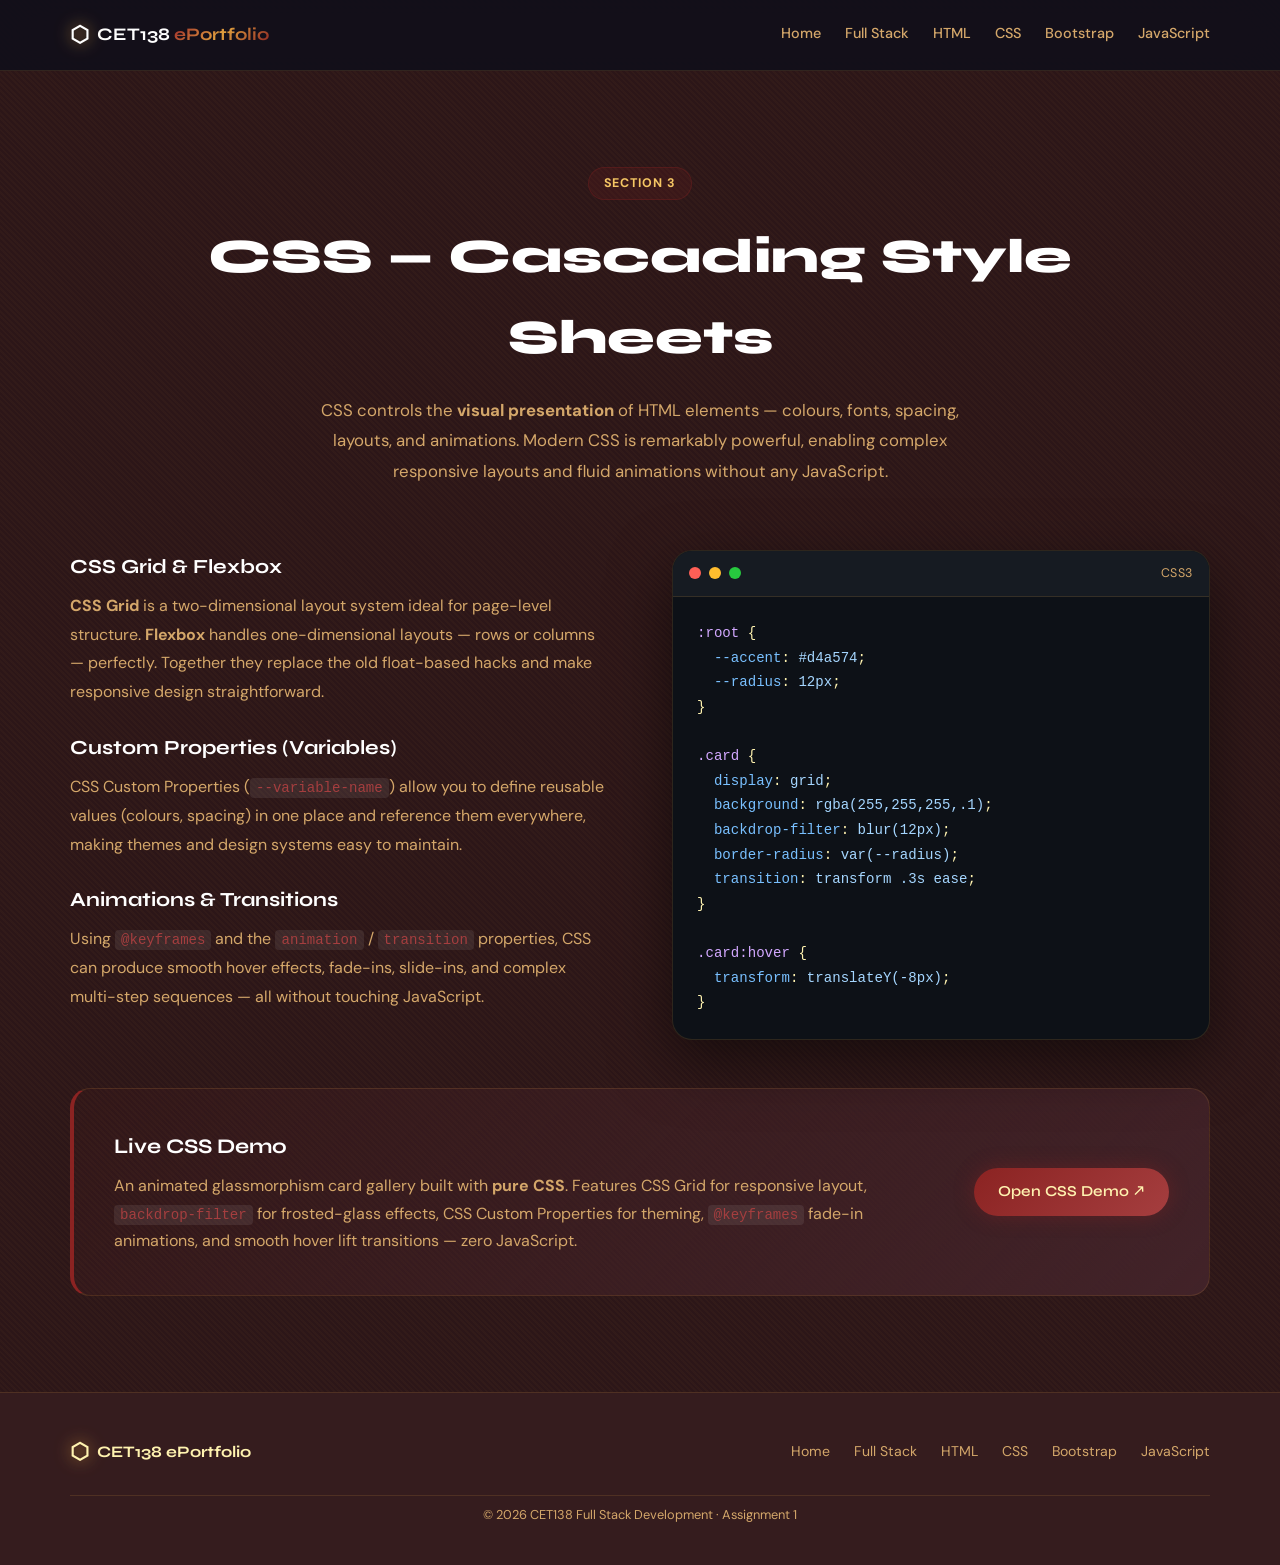
<file: css.html>
<!DOCTYPE html>
<html lang="en">
<head>
  <meta charset="UTF-8" />
  <title>CSS — CET138 ePortfolio</title>
  <meta name="viewport" content="width=device-width, initial-scale=1" />
  <meta name="description" content="Learn about CSS - Cascading Style Sheets in this comprehensive guide." />
  <link rel="preconnect" href="https://fonts.googleapis.com">
  <link rel="preconnect" href="https://fonts.gstatic.com" crossorigin>
  <link href="https://fonts.googleapis.com/css2?family=Clash+Display:wght@400;500;600;700&family=Syne:wght@400;500;600;700;800&family=DM+Sans:ital,wght@0,300;0,400;0,500;1,400&display=swap" rel="stylesheet">
  <link rel="stylesheet" href="assets/css/main.css" />
</head>
<body>

  <!-- ═══ HEADER ═══ -->
  <header class="site-header" id="top">
    <div class="container nav-inner">
      <a href="index.html" class="brand">
        <span class="brand-icon">⬡</span>
        <span>CET138 <em>ePortfolio</em></span>
      </a>
      <nav aria-label="Primary navigation">
        <a href="index.html">Home</a>
        <a href="fullstack.html">Full Stack</a>
        <a href="html.html">HTML</a>
        <a href="css.html">CSS</a>
        <a href="bootstrap.html">Bootstrap</a>
        <a href="javascript.html">JavaScript</a>
      </nav>
      <button class="nav-toggle" aria-label="Toggle menu" id="navToggle">☰</button>
    </div>
  </header>

  <main>

    <!-- ═══ SECTION 3 — CSS ═══ -->
    <section id="css" class="section section-css">
      <div class="container">
        <div class="section-header">
          <span class="section-tag section-tag--cyan">Section 3</span>
          <h2 class="section-title">CSS — Cascading Style Sheets</h2>
          <p class="section-intro">CSS controls the <strong>visual presentation</strong> of HTML elements — colours, fonts, spacing, layouts, and animations. Modern CSS is remarkably powerful, enabling complex responsive layouts and fluid animations without any JavaScript.</p>
        </div>

        <div class="two-col">
          <div class="text-block">
            <h3>CSS Grid &amp; Flexbox</h3>
            <p><strong>CSS Grid</strong> is a two-dimensional layout system ideal for page-level structure. <strong>Flexbox</strong> handles one-dimensional layouts — rows or columns — perfectly. Together they replace the old float-based hacks and make responsive design straightforward.</p>
            <h3>Custom Properties (Variables)</h3>
            <p>CSS Custom Properties (<code>--variable-name</code>) allow you to define reusable values (colours, spacing) in one place and reference them everywhere, making themes and design systems easy to maintain.</p>
            <h3>Animations &amp; Transitions</h3>
            <p>Using <code>@keyframes</code> and the <code>animation</code> / <code>transition</code> properties, CSS can produce smooth hover effects, fade-ins, slide-ins, and complex multi-step sequences — all without touching JavaScript.</p>
          </div>
          <div class="code-preview">
            <div class="code-preview-bar">
              <span class="dot red"></span><span class="dot amber"></span><span class="dot green"></span>
              <span class="code-lang">CSS3</span>
            </div>
            <pre class="code-block"><code><span class="c-sel">:root</span> {
  <span class="c-prop">--accent</span>: <span class="c-val">#d4a574</span>;
  <span class="c-prop">--radius</span>: <span class="c-val">12px</span>;
}

<span class="c-sel">.card</span> {
  <span class="c-prop">display</span>: <span class="c-val">grid</span>;
  <span class="c-prop">background</span>: <span class="c-val">rgba(255,255,255,.1)</span>;
  <span class="c-prop">backdrop-filter</span>: <span class="c-val">blur(12px)</span>;
  <span class="c-prop">border-radius</span>: <span class="c-val">var(--radius)</span>;
  <span class="c-prop">transition</span>: <span class="c-val">transform .3s ease</span>;
}

<span class="c-sel">.card:hover</span> {
  <span class="c-prop">transform</span>: <span class="c-val">translateY(-8px)</span>;
}</code></pre>
          </div>
        </div>

        <div class="demo-cta-card demo-cta-card--cyan">
          <div class="demo-cta-text">
            <h3>Live CSS Demo</h3>
            <p>An animated glassmorphism card gallery built with <strong>pure CSS</strong>. Features CSS Grid for responsive layout, <code>backdrop-filter</code> for frosted-glass effects, CSS Custom Properties for theming, <code>@keyframes</code> fade-in animations, and smooth hover lift transitions — zero JavaScript.</p>
          </div>
          <a class="btn btn-primary btn-cyan" href="css-demo/css-demo.html" target="_blank" rel="noopener">Open CSS Demo ↗</a>
        </div>
      </div>
    </section>

  </main>

  <!-- ═══ FOOTER ═══ -->
  <footer class="site-footer">
    <div class="container footer-inner">
      <div class="footer-brand">
        <span class="brand-icon">⬡</span> CET138 ePortfolio
      </div>
      <div class="footer-links">
        <a href="index.html">Home</a>
        <a href="fullstack.html">Full Stack</a>
        <a href="html.html">HTML</a>
        <a href="css.html">CSS</a>
        <a href="bootstrap.html">Bootstrap</a>
        <a href="javascript.html">JavaScript</a>
      </div>
      <div class="footer-copy">© <span id="year"></span> CET138 Full Stack Development · Assignment 1</div>
    </div>
  </footer>

  <script src="assets/js/main.js"></script>
</body>
</html>
</file>
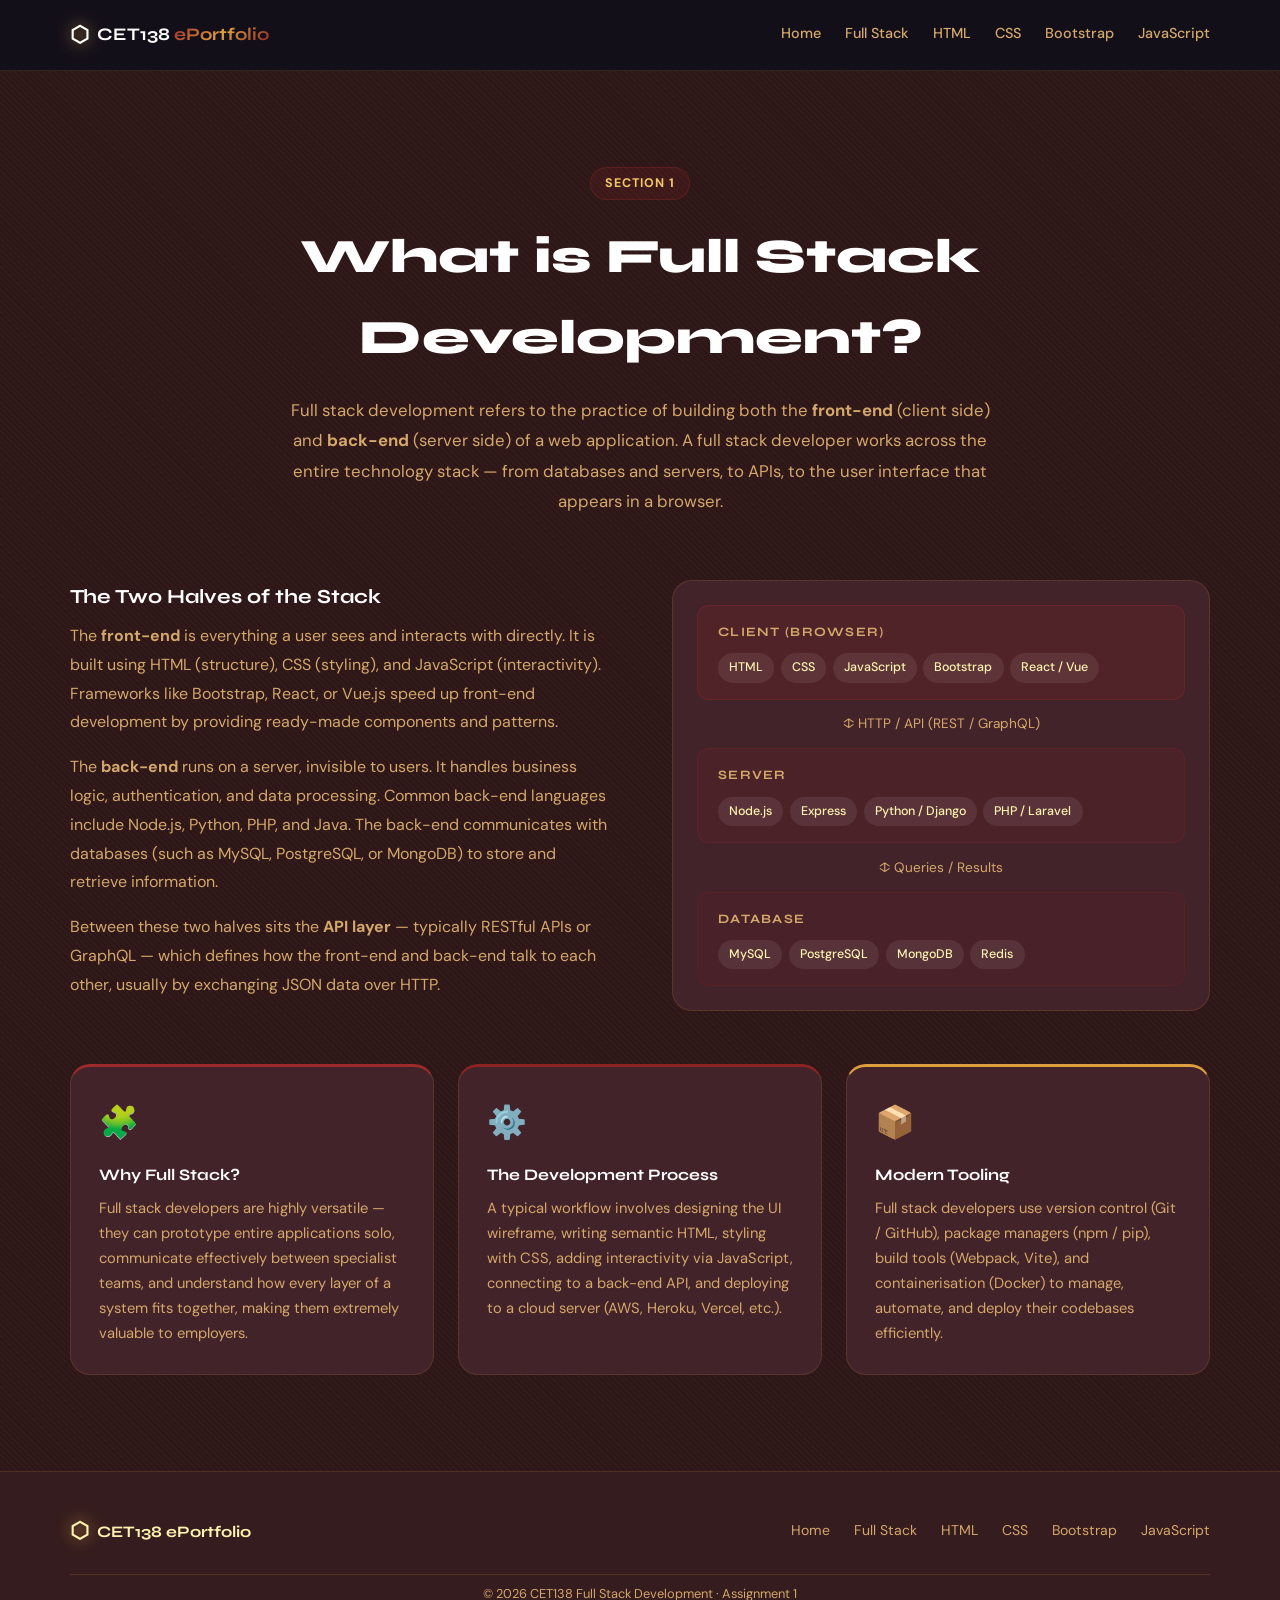
<file: fullstack.html>
<!DOCTYPE html>
<html lang="en">
<head>
  <meta charset="UTF-8" />
  <title>Full Stack Development — CET138 ePortfolio</title>
  <meta name="viewport" content="width=device-width, initial-scale=1" />
  <meta name="description" content="Learn about Full Stack Development in this comprehensive guide." />
  <link rel="preconnect" href="https://fonts.googleapis.com">
  <link rel="preconnect" href="https://fonts.gstatic.com" crossorigin>
  <link href="https://fonts.googleapis.com/css2?family=Clash+Display:wght@400;500;600;700&family=Syne:wght@400;500;600;700;800&family=DM+Sans:ital,wght@0,300;0,400;0,500;1,400&display=swap" rel="stylesheet">
  <link rel="stylesheet" href="assets/css/main.css" />
</head>
<body>

  <!-- ═══ HEADER ═══ -->
  <header class="site-header" id="top">
    <div class="container nav-inner">
      <a href="index.html" class="brand">
        <span class="brand-icon">⬡</span>
        <span>CET138 <em>ePortfolio</em></span>
      </a>
      <nav aria-label="Primary navigation">
        <a href="index.html">Home</a>
        <a href="fullstack.html">Full Stack</a>
        <a href="html.html">HTML</a>
        <a href="css.html">CSS</a>
        <a href="bootstrap.html">Bootstrap</a>
        <a href="javascript.html">JavaScript</a>
      </nav>
      <button class="nav-toggle" aria-label="Toggle menu" id="navToggle">☰</button>
    </div>
  </header>

  <main>

    <!-- ═══ SECTION 1 — FULL STACK DEV ═══ -->
    <section id="fullstack" class="section section-fullstack">
      <div class="container">
        <div class="section-header">
          <span class="section-tag section-tag--violet">Section 1</span>
          <h2 class="section-title">What is Full Stack Development?</h2>
          <p class="section-intro">Full stack development refers to the practice of building both the <strong>front-end</strong> (client side) and <strong>back-end</strong> (server side) of a web application. A full stack developer works across the entire technology stack — from databases and servers, to APIs, to the user interface that appears in a browser.</p>
        </div>

        <div class="two-col">
          <div class="text-block">
            <h3>The Two Halves of the Stack</h3>
            <p>The <strong>front-end</strong> is everything a user sees and interacts with directly. It is built using HTML (structure), CSS (styling), and JavaScript (interactivity). Frameworks like Bootstrap, React, or Vue.js speed up front-end development by providing ready-made components and patterns.</p>
            <p>The <strong>back-end</strong> runs on a server, invisible to users. It handles business logic, authentication, and data processing. Common back-end languages include Node.js, Python, PHP, and Java. The back-end communicates with databases (such as MySQL, PostgreSQL, or MongoDB) to store and retrieve information.</p>
            <p>Between these two halves sits the <strong>API layer</strong> — typically RESTful APIs or GraphQL — which defines how the front-end and back-end talk to each other, usually by exchanging JSON data over HTTP.</p>
          </div>
          <div class="stack-diagram" aria-label="Full Stack Technology Diagram">
            <div class="stack-layer stack-layer--client">
              <div class="stack-layer-label">CLIENT (Browser)</div>
              <div class="stack-techs">
                <span class="tech-pill">HTML</span>
                <span class="tech-pill">CSS</span>
                <span class="tech-pill">JavaScript</span>
                <span class="tech-pill">Bootstrap</span>
                <span class="tech-pill">React / Vue</span>
              </div>
            </div>
            <div class="stack-arrow">↕ HTTP / API (REST / GraphQL)</div>
            <div class="stack-layer stack-layer--server">
              <div class="stack-layer-label">SERVER</div>
              <div class="stack-techs">
                <span class="tech-pill">Node.js</span>
                <span class="tech-pill">Express</span>
                <span class="tech-pill">Python / Django</span>
                <span class="tech-pill">PHP / Laravel</span>
              </div>
            </div>
            <div class="stack-arrow">↕ Queries / Results</div>
            <div class="stack-layer stack-layer--db">
              <div class="stack-layer-label">DATABASE</div>
              <div class="stack-techs">
                <span class="tech-pill">MySQL</span>
                <span class="tech-pill">PostgreSQL</span>
                <span class="tech-pill">MongoDB</span>
                <span class="tech-pill">Redis</span>
              </div>
            </div>
          </div>
        </div>

        <div class="info-grid">
          <div class="info-card info-card--violet">
            <div class="info-icon">🧩</div>
            <h4>Why Full Stack?</h4>
            <p>Full stack developers are highly versatile — they can prototype entire applications solo, communicate effectively between specialist teams, and understand how every layer of a system fits together, making them extremely valuable to employers.</p>
          </div>
          <div class="info-card info-card--cyan">
            <div class="info-icon">⚙️</div>
            <h4>The Development Process</h4>
            <p>A typical workflow involves designing the UI wireframe, writing semantic HTML, styling with CSS, adding interactivity via JavaScript, connecting to a back-end API, and deploying to a cloud server (AWS, Heroku, Vercel, etc.).</p>
          </div>
          <div class="info-card info-card--orange">
            <div class="info-icon">📦</div>
            <h4>Modern Tooling</h4>
            <p>Full stack developers use version control (Git / GitHub), package managers (npm / pip), build tools (Webpack, Vite), and containerisation (Docker) to manage, automate, and deploy their codebases efficiently.</p>
          </div>
        </div>
      </div>
    </section>

  </main>

  <!-- ═══ FOOTER ═══ -->
  <footer class="site-footer">
    <div class="container footer-inner">
      <div class="footer-brand">
        <span class="brand-icon">⬡</span> CET138 ePortfolio
      </div>
      <div class="footer-links">
        <a href="index.html">Home</a>
        <a href="fullstack.html">Full Stack</a>
        <a href="html.html">HTML</a>
        <a href="css.html">CSS</a>
        <a href="bootstrap.html">Bootstrap</a>
        <a href="javascript.html">JavaScript</a>
      </div>
      <div class="footer-copy">© <span id="year"></span> CET138 Full Stack Development · Assignment 1</div>
    </div>
  </footer>

  <script src="assets/js/main.js"></script>
</body>
</html>
</file>
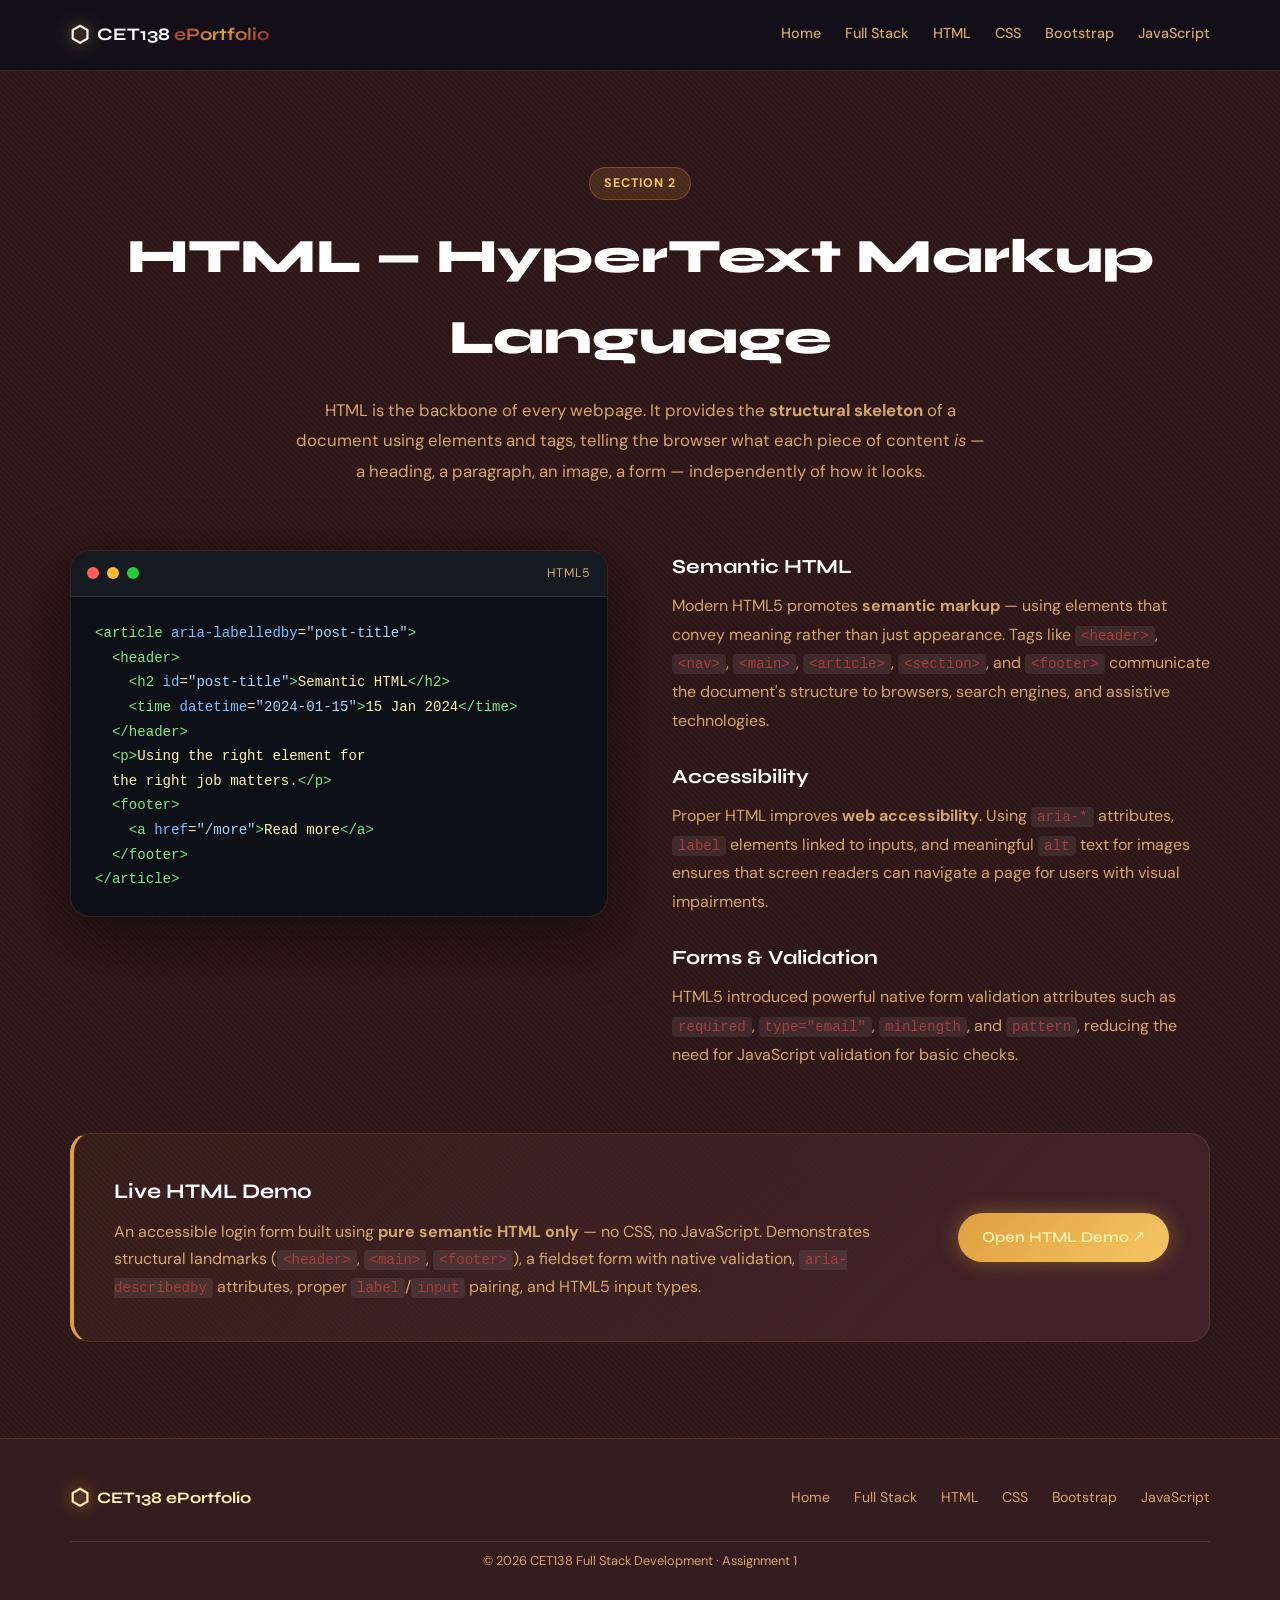
<file: html.html>
<!DOCTYPE html>
<html lang="en">
<head>
  <meta charset="UTF-8" />
  <title>HTML — CET138 ePortfolio</title>
  <meta name="viewport" content="width=device-width, initial-scale=1" />
  <meta name="description" content="Learn about HTML - HyperText Markup Language in this comprehensive guide." />
  <link rel="preconnect" href="https://fonts.googleapis.com">
  <link rel="preconnect" href="https://fonts.gstatic.com" crossorigin>
  <link href="https://fonts.googleapis.com/css2?family=Clash+Display:wght@400;500;600;700&family=Syne:wght@400;500;600;700;800&family=DM+Sans:ital,wght@0,300;0,400;0,500;1,400&display=swap" rel="stylesheet">
  <link rel="stylesheet" href="assets/css/main.css" />
</head>
<body>

  <!-- ═══ HEADER ═══ -->
  <header class="site-header" id="top">
    <div class="container nav-inner">
      <a href="index.html" class="brand">
        <span class="brand-icon">⬡</span>
        <span>CET138 <em>ePortfolio</em></span>
      </a>
      <nav aria-label="Primary navigation">
        <a href="index.html">Home</a>
        <a href="fullstack.html">Full Stack</a>
        <a href="html.html">HTML</a>
        <a href="css.html">CSS</a>
        <a href="bootstrap.html">Bootstrap</a>
        <a href="javascript.html">JavaScript</a>
      </nav>
      <button class="nav-toggle" aria-label="Toggle menu" id="navToggle">☰</button>
    </div>
  </header>

  <main>

    <!-- ═══ SECTION 2 — HTML ═══ -->
    <section id="html" class="section section-html">
      <div class="container">
        <div class="section-header">
          <span class="section-tag section-tag--orange">Section 2</span>
          <h2 class="section-title">HTML — HyperText Markup Language</h2>
          <p class="section-intro">HTML is the backbone of every webpage. It provides the <strong>structural skeleton</strong> of a document using elements and tags, telling the browser what each piece of content <em>is</em> — a heading, a paragraph, an image, a form — independently of how it looks.</p>
        </div>

        <div class="two-col reverse">
          <div class="text-block">
            <h3>Semantic HTML</h3>
            <p>Modern HTML5 promotes <strong>semantic markup</strong> — using elements that convey meaning rather than just appearance. Tags like <code>&lt;header&gt;</code>, <code>&lt;nav&gt;</code>, <code>&lt;main&gt;</code>, <code>&lt;article&gt;</code>, <code>&lt;section&gt;</code>, and <code>&lt;footer&gt;</code> communicate the document's structure to browsers, search engines, and assistive technologies.</p>
            <h3>Accessibility</h3>
            <p>Proper HTML improves <strong>web accessibility</strong>. Using <code>aria-*</code> attributes, <code>label</code> elements linked to inputs, and meaningful <code>alt</code> text for images ensures that screen readers can navigate a page for users with visual impairments.</p>
            <h3>Forms &amp; Validation</h3>
            <p>HTML5 introduced powerful native form validation attributes such as <code>required</code>, <code>type="email"</code>, <code>minlength</code>, and <code>pattern</code>, reducing the need for JavaScript validation for basic checks.</p>
          </div>
          <div class="code-preview">
            <div class="code-preview-bar">
              <span class="dot red"></span><span class="dot amber"></span><span class="dot green"></span>
              <span class="code-lang">HTML5</span>
            </div>
            <pre class="code-block"><code><span class="c-tag">&lt;article</span> <span class="c-attr">aria-labelledby</span>=<span class="c-str">"post-title"</span><span class="c-tag">&gt;</span>
  <span class="c-tag">&lt;header&gt;</span>
    <span class="c-tag">&lt;h2</span> <span class="c-attr">id</span>=<span class="c-str">"post-title"</span><span class="c-tag">&gt;</span>Semantic HTML<span class="c-tag">&lt;/h2&gt;</span>
    <span class="c-tag">&lt;time</span> <span class="c-attr">datetime</span>=<span class="c-str">"2024-01-15"</span><span class="c-tag">&gt;</span>15 Jan 2024<span class="c-tag">&lt;/time&gt;</span>
  <span class="c-tag">&lt;/header&gt;</span>
  <span class="c-tag">&lt;p&gt;</span>Using the right element for
  the right job matters.<span class="c-tag">&lt;/p&gt;</span>
  <span class="c-tag">&lt;footer&gt;</span>
    <span class="c-tag">&lt;a</span> <span class="c-attr">href</span>=<span class="c-str">"/more"</span><span class="c-tag">&gt;</span>Read more<span class="c-tag">&lt;/a&gt;</span>
  <span class="c-tag">&lt;/footer&gt;</span>
<span class="c-tag">&lt;/article&gt;</span></code></pre>
          </div>
        </div>

        <div class="demo-cta-card demo-cta-card--orange">
          <div class="demo-cta-text">
            <h3>Live HTML Demo</h3>
            <p>An accessible login form built using <strong>pure semantic HTML only</strong> — no CSS, no JavaScript. Demonstrates structural landmarks (<code>&lt;header&gt;</code>, <code>&lt;main&gt;</code>, <code>&lt;footer&gt;</code>), a fieldset form with native validation, <code>aria-describedby</code> attributes, proper <code>label</code>/<code>input</code> pairing, and HTML5 input types.</p>
          </div>
          <a class="btn btn-primary btn-orange" href="html-demo/html-demo.html" target="_blank" rel="noopener">Open HTML Demo ↗</a>
        </div>
      </div>
    </section>

  </main>

  <!-- ═══ FOOTER ═══ -->
  <footer class="site-footer">
    <div class="container footer-inner">
      <div class="footer-brand">
        <span class="brand-icon">⬡</span> CET138 ePortfolio
      </div>
      <div class="footer-links">
        <a href="index.html">Home</a>
        <a href="fullstack.html">Full Stack</a>
        <a href="html.html">HTML</a>
        <a href="css.html">CSS</a>
        <a href="bootstrap.html">Bootstrap</a>
        <a href="javascript.html">JavaScript</a>
      </div>
      <div class="footer-copy">© <span id="year"></span> CET138 Full Stack Development · Assignment 1</div>
    </div>
  </footer>

  <script src="assets/js/main.js"></script>
</body>
</html>
</file>
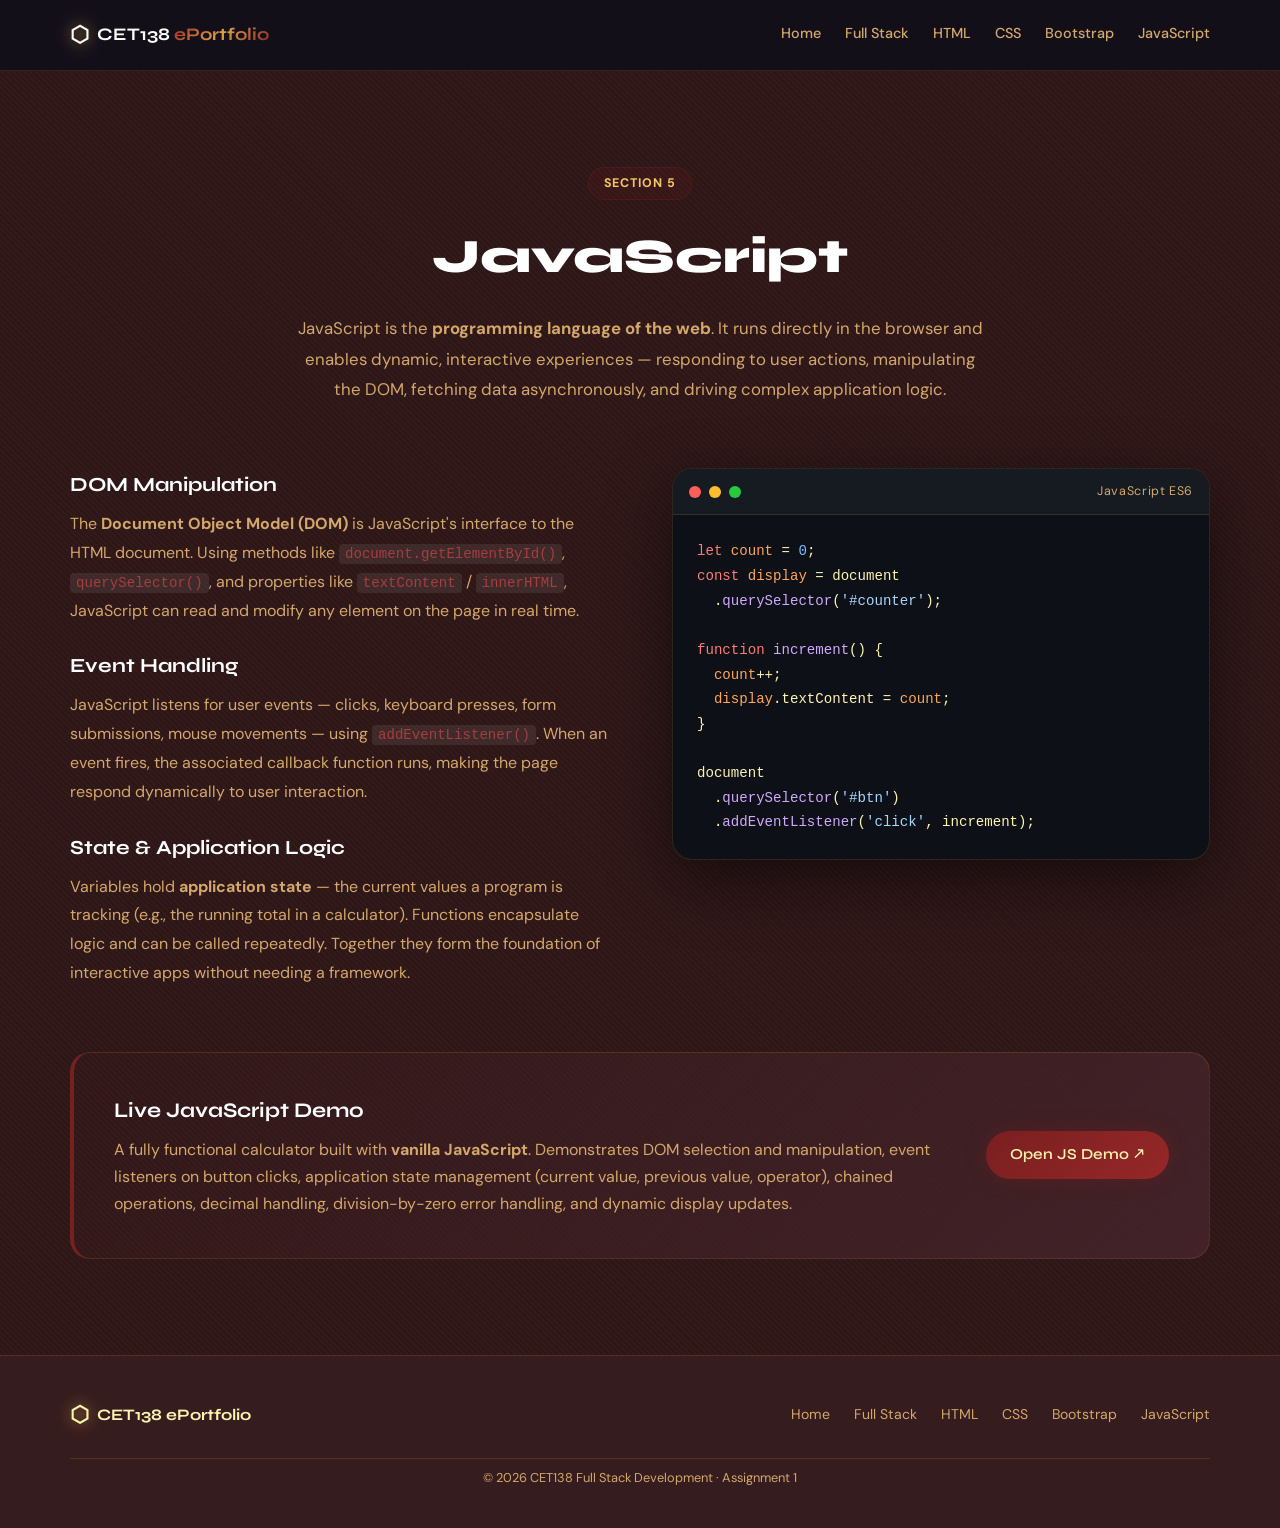
<file: javascript.html>
<!DOCTYPE html>
<html lang="en">
<head>
  <meta charset="UTF-8" />
  <title>JavaScript — CET138 ePortfolio</title>
  <meta name="viewport" content="width=device-width, initial-scale=1" />
  <meta name="description" content="Learn about JavaScript in this comprehensive guide." />
  <link rel="preconnect" href="https://fonts.googleapis.com">
  <link rel="preconnect" href="https://fonts.gstatic.com" crossorigin>
  <link href="https://fonts.googleapis.com/css2?family=Clash+Display:wght@400;500;600;700&family=Syne:wght@400;500;600;700;800&family=DM+Sans:ital,wght@0,300;0,400;0,500;1,400&display=swap" rel="stylesheet">
  <link rel="stylesheet" href="assets/css/main.css" />
</head>
<body>

  <!-- ═══ HEADER ═══ -->
  <header class="site-header" id="top">
    <div class="container nav-inner">
      <a href="index.html" class="brand">
        <span class="brand-icon">⬡</span>
        <span>CET138 <em>ePortfolio</em></span>
      </a>
      <nav aria-label="Primary navigation">
        <a href="index.html">Home</a>
        <a href="fullstack.html">Full Stack</a>
        <a href="html.html">HTML</a>
        <a href="css.html">CSS</a>
        <a href="bootstrap.html">Bootstrap</a>
        <a href="javascript.html">JavaScript</a>
      </nav>
      <button class="nav-toggle" aria-label="Toggle menu" id="navToggle">☰</button>
    </div>
  </header>

  <main>

    <!-- ═══ SECTION 5 — JAVASCRIPT ═══ -->
    <section id="javascript" class="section section-js">
      <div class="container">
        <div class="section-header">
          <span class="section-tag section-tag--green">Section 5</span>
          <h2 class="section-title">JavaScript</h2>
          <p class="section-intro">JavaScript is the <strong>programming language of the web</strong>. It runs directly in the browser and enables dynamic, interactive experiences — responding to user actions, manipulating the DOM, fetching data asynchronously, and driving complex application logic.</p>
        </div>

        <div class="two-col">
          <div class="text-block">
            <h3>DOM Manipulation</h3>
            <p>The <strong>Document Object Model (DOM)</strong> is JavaScript's interface to the HTML document. Using methods like <code>document.getElementById()</code>, <code>querySelector()</code>, and properties like <code>textContent</code> / <code>innerHTML</code>, JavaScript can read and modify any element on the page in real time.</p>
            <h3>Event Handling</h3>
            <p>JavaScript listens for user events — clicks, keyboard presses, form submissions, mouse movements — using <code>addEventListener()</code>. When an event fires, the associated callback function runs, making the page respond dynamically to user interaction.</p>
            <h3>State &amp; Application Logic</h3>
            <p>Variables hold <strong>application state</strong> — the current values a program is tracking (e.g., the running total in a calculator). Functions encapsulate logic and can be called repeatedly. Together they form the foundation of interactive apps without needing a framework.</p>
          </div>
          <div class="code-preview">
            <div class="code-preview-bar">
              <span class="dot red"></span><span class="dot amber"></span><span class="dot green"></span>
              <span class="code-lang">JavaScript ES6</span>
            </div>
            <pre class="code-block"><code><span class="c-kw">let</span> <span class="c-var">count</span> = <span class="c-num">0</span>;
<span class="c-kw">const</span> <span class="c-var">display</span> = document
  .<span class="c-fn">querySelector</span>(<span class="c-str">'#counter'</span>);

<span class="c-kw">function</span> <span class="c-fn">increment</span>() {
  <span class="c-var">count</span>++;
  <span class="c-var">display</span>.textContent = <span class="c-var">count</span>;
}

document
  .<span class="c-fn">querySelector</span>(<span class="c-str">'#btn'</span>)
  .<span class="c-fn">addEventListener</span>(<span class="c-str">'click'</span>, increment);</code></pre>
          </div>
        </div>

        <div class="demo-cta-card demo-cta-card--green">
          <div class="demo-cta-text">
            <h3>Live JavaScript Demo</h3>
            <p>A fully functional calculator built with <strong>vanilla JavaScript</strong>. Demonstrates DOM selection and manipulation, event listeners on button clicks, application state management (current value, previous value, operator), chained operations, decimal handling, division-by-zero error handling, and dynamic display updates.</p>
          </div>
          <a class="btn btn-primary btn-green" href="javascript-demo/javascript-demo.html" target="_blank" rel="noopener">Open JS Demo ↗</a>
        </div>
      </div>
    </section>

  </main>

  <!-- ═══ FOOTER ═══ -->
  <footer class="site-footer">
    <div class="container footer-inner">
      <div class="footer-brand">
        <span class="brand-icon">⬡</span> CET138 ePortfolio
      </div>
      <div class="footer-links">
        <a href="index.html">Home</a>
        <a href="fullstack.html">Full Stack</a>
        <a href="html.html">HTML</a>
        <a href="css.html">CSS</a>
        <a href="bootstrap.html">Bootstrap</a>
        <a href="javascript.html">JavaScript</a>
      </div>
      <div class="footer-copy">© <span id="year"></span> CET138 Full Stack Development · Assignment 1</div>
    </div>
  </footer>

  <script src="assets/js/main.js"></script>
</body>
</html>
</file>
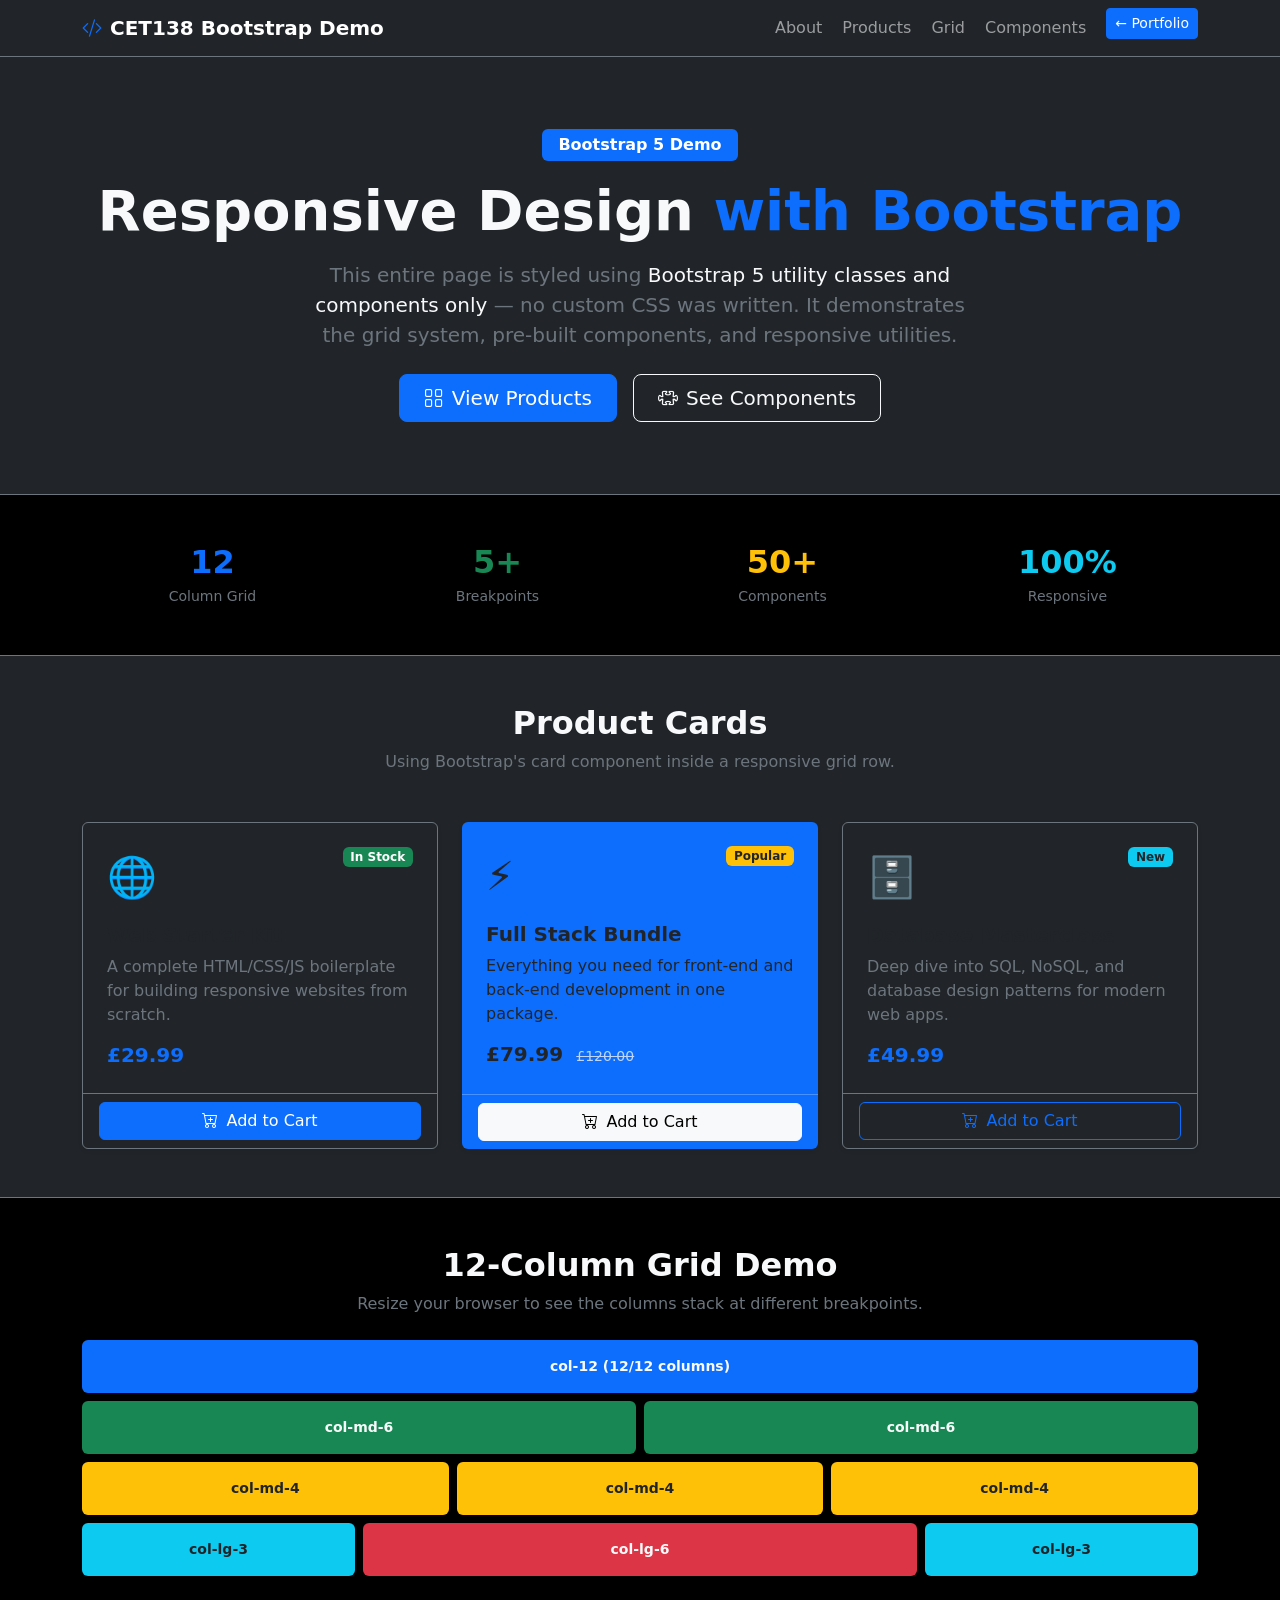
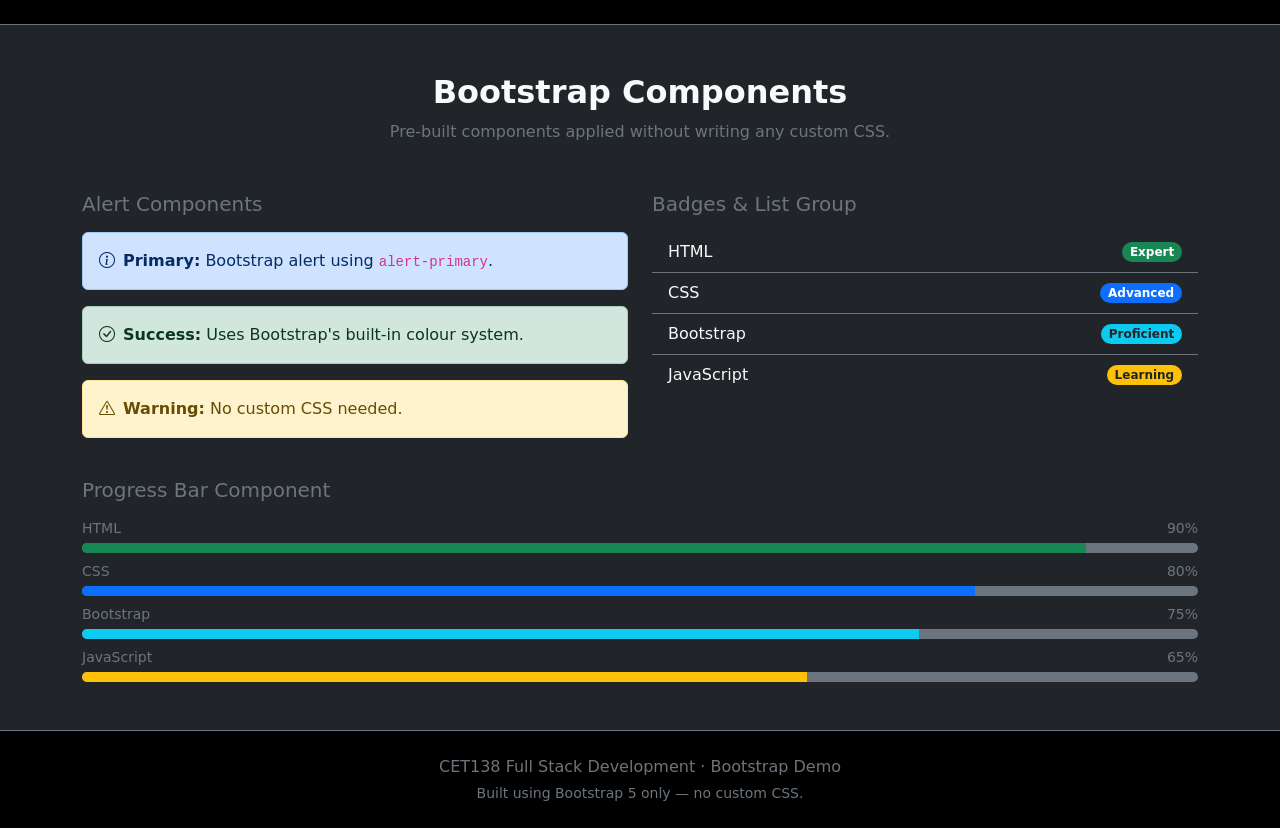
<file: bootstrap-demo/bootstrap-demo.html>
<!DOCTYPE html>
<html lang="en">
<head>
  <meta charset="UTF-8">
  <meta name="viewport" content="width=device-width, initial-scale=1.0">
  <title>Bootstrap Demo — Responsive Product Page</title>
  <meta name="description" content="CET138 Bootstrap demo: a responsive product showcase using only Bootstrap 5 grid, components, and utilities.">
  <!-- Bootstrap 5 CSS — the only stylesheet used on this page -->
  <link href="https://cdn.jsdelivr.net/npm/bootstrap@5.3.2/dist/css/bootstrap.min.css" rel="stylesheet">
  <!-- Bootstrap Icons -->
  <link href="https://cdn.jsdelivr.net/npm/bootstrap-icons@1.11.3/font/bootstrap-icons.min.css" rel="stylesheet">
</head>

<!-- bg-dark = Bootstrap utility class for dark background -->
<body class="bg-dark text-light">

  <!-- ╔══════════════════════════════════╗
       ║  NAVBAR COMPONENT               ║
       ║  Bootstrap: navbar, collapse,   ║
       ║  container, nav-link, brand     ║
       ╚══════════════════════════════════╝ -->
  <nav class="navbar navbar-expand-lg navbar-dark bg-dark border-bottom border-secondary">
    <div class="container">
      <!-- Brand -->
      <a class="navbar-brand fw-bold" href="../index.html">
        <i class="bi bi-code-slash me-2 text-primary"></i>CET138 Bootstrap Demo
      </a>
      <!-- Mobile hamburger toggle -->
      <button class="navbar-toggler" type="button" data-bs-toggle="collapse"
              data-bs-target="#mainNav" aria-controls="mainNav"
              aria-expanded="false" aria-label="Toggle navigation">
        <span class="navbar-toggler-icon"></span>
      </button>
      <!-- Collapsible menu -->
      <div class="collapse navbar-collapse" id="mainNav">
        <ul class="navbar-nav ms-auto gap-1">
          <li class="nav-item"><a class="nav-link" href="#about">About</a></li>
          <li class="nav-item"><a class="nav-link" href="#products">Products</a></li>
          <li class="nav-item"><a class="nav-link" href="#grid-demo">Grid</a></li>
          <li class="nav-item"><a class="nav-link" href="#components">Components</a></li>
          <li class="nav-item">
            <a class="btn btn-primary btn-sm ms-2" href="../index.html">
              ← Portfolio
            </a>
          </li>
        </ul>
      </div>
    </div>
  </nav>

  <!-- ╔══════════════════════════════════╗
       ║  HERO / JUMBOTRON               ║
       ║  Bootstrap: container, display, ║
       ║  text-center, py, badge         ║
       ╚══════════════════════════════════╝ -->
  <header id="about" class="bg-dark py-5 border-bottom border-secondary">
    <div class="container text-center py-4">
      <!-- Badge component -->
      <span class="badge bg-primary mb-3 px-3 py-2 fs-6">Bootstrap 5 Demo</span>
      <h1 class="display-4 fw-bold mb-3">
        Responsive Design <span class="text-primary">with Bootstrap</span>
      </h1>
      <p class="lead text-secondary col-lg-7 mx-auto mb-4">
        This entire page is styled using <strong class="text-light">Bootstrap 5 utility classes and components only</strong> —
        no custom CSS was written. It demonstrates the grid system, pre-built components,
        and responsive utilities.
      </p>
      <div class="d-flex gap-3 justify-content-center flex-wrap">
        <a href="#products" class="btn btn-primary btn-lg px-4">
          <i class="bi bi-grid me-2"></i>View Products
        </a>
        <a href="#components" class="btn btn-outline-light btn-lg px-4">
          <i class="bi bi-puzzle me-2"></i>See Components
        </a>
      </div>
    </div>
  </header>

  <main>

    <!-- ╔══════════════════════════════════╗
         ║  STATS ROW                      ║
         ║  Bootstrap: row, col, text-center║
         ╚══════════════════════════════════╝ -->
    <section class="py-5 bg-black border-bottom border-secondary" aria-label="Statistics">
      <div class="container">
        <!-- Row: 4 equal columns on md+, stack on mobile -->
        <div class="row text-center g-4">
          <div class="col-6 col-md-3">
            <div class="h2 fw-bold text-primary mb-1">12</div>
            <div class="text-secondary small">Column Grid</div>
          </div>
          <div class="col-6 col-md-3">
            <div class="h2 fw-bold text-success mb-1">5+</div>
            <div class="text-secondary small">Breakpoints</div>
          </div>
          <div class="col-6 col-md-3">
            <div class="h2 fw-bold text-warning mb-1">50+</div>
            <div class="text-secondary small">Components</div>
          </div>
          <div class="col-6 col-md-3">
            <div class="h2 fw-bold text-info mb-1">100%</div>
            <div class="text-secondary small">Responsive</div>
          </div>
        </div>
      </div>
    </section>

    <!-- ╔══════════════════════════════════╗
         ║  PRODUCT CARDS                  ║
         ║  Bootstrap: card, row, col,     ║
         ║  shadow-sm, h-100, badge, btn   ║
         ╚══════════════════════════════════╝ -->
    <section id="products" class="py-5" aria-labelledby="products-heading">
      <div class="container">
        <div class="text-center mb-5">
          <h2 id="products-heading" class="fw-bold">Product Cards</h2>
          <p class="text-secondary">Using Bootstrap's card component inside a responsive grid row.</p>
        </div>

        <!-- Row with gutters — col-md-6 col-lg-4 = 2 cols on md, 3 on lg -->
        <div class="row g-4">

          <div class="col-12 col-md-6 col-lg-4">
            <article class="card bg-dark border-secondary h-100 shadow-sm">
              <div class="card-body p-4">
                <div class="d-flex justify-content-between align-items-start mb-3">
                  <span class="fs-1" aria-hidden="true">🌐</span>
                  <span class="badge bg-success">In Stock</span>
                </div>
                <h5 class="card-title fw-bold">Web Starter Kit</h5>
                <p class="card-text text-secondary">A complete HTML/CSS/JS boilerplate for building responsive websites from scratch.</p>
                <div class="mt-3">
                  <span class="h5 text-primary fw-bold">£29.99</span>
                </div>
              </div>
              <div class="card-footer border-secondary bg-transparent">
                <button class="btn btn-primary w-100">
                  <i class="bi bi-cart-plus me-2"></i>Add to Cart
                </button>
              </div>
            </article>
          </div>

          <div class="col-12 col-md-6 col-lg-4">
            <article class="card bg-primary h-100 shadow-sm border-0">
              <div class="card-body p-4">
                <div class="d-flex justify-content-between align-items-start mb-3">
                  <span class="fs-1" aria-hidden="true">⚡</span>
                  <span class="badge bg-warning text-dark">Popular</span>
                </div>
                <h5 class="card-title fw-bold">Full Stack Bundle</h5>
                <p class="card-text">Everything you need for front-end and back-end development in one package.</p>
                <div class="mt-3">
                  <span class="h5 fw-bold">£79.99</span>
                  <del class="text-light opacity-75 ms-2 small">£120.00</del>
                </div>
              </div>
              <div class="card-footer bg-transparent border-white border-opacity-25">
                <button class="btn btn-light w-100">
                  <i class="bi bi-cart-plus me-2"></i>Add to Cart
                </button>
              </div>
            </article>
          </div>

          <div class="col-12 col-md-6 col-lg-4">
            <article class="card bg-dark border-secondary h-100 shadow-sm">
              <div class="card-body p-4">
                <div class="d-flex justify-content-between align-items-start mb-3">
                  <span class="fs-1" aria-hidden="true">🗄️</span>
                  <span class="badge bg-info text-dark">New</span>
                </div>
                <h5 class="card-title fw-bold">Database Masterclass</h5>
                <p class="card-text text-secondary">Deep dive into SQL, NoSQL, and database design patterns for modern web apps.</p>
                <div class="mt-3">
                  <span class="h5 text-primary fw-bold">£49.99</span>
                </div>
              </div>
              <div class="card-footer border-secondary bg-transparent">
                <button class="btn btn-outline-primary w-100">
                  <i class="bi bi-cart-plus me-2"></i>Add to Cart
                </button>
              </div>
            </article>
          </div>

        </div>
      </div>
    </section>

    <!-- ╔══════════════════════════════════╗
         ║  GRID DEMO                      ║
         ║  Demonstrates Bootstrap's       ║
         ║  12-column grid with breakpoints║
         ╚══════════════════════════════════╝ -->
    <section id="grid-demo" class="py-5 bg-black border-top border-bottom border-secondary" aria-labelledby="grid-heading">
      <div class="container">
        <div class="text-center mb-4">
          <h2 id="grid-heading" class="fw-bold">12-Column Grid Demo</h2>
          <p class="text-secondary">Resize your browser to see the columns stack at different breakpoints.</p>
        </div>

        <!-- Full width -->
        <div class="row g-2 mb-2">
          <div class="col-12">
            <div class="bg-primary p-3 rounded text-center fw-bold small">col-12 (12/12 columns)</div>
          </div>
        </div>
        <!-- Half and half -->
        <div class="row g-2 mb-2">
          <div class="col-md-6">
            <div class="bg-success p-3 rounded text-center fw-bold small">col-md-6</div>
          </div>
          <div class="col-md-6">
            <div class="bg-success p-3 rounded text-center fw-bold small">col-md-6</div>
          </div>
        </div>
        <!-- Thirds -->
        <div class="row g-2 mb-2">
          <div class="col-md-4">
            <div class="bg-warning text-dark p-3 rounded text-center fw-bold small">col-md-4</div>
          </div>
          <div class="col-md-4">
            <div class="bg-warning text-dark p-3 rounded text-center fw-bold small">col-md-4</div>
          </div>
          <div class="col-md-4">
            <div class="bg-warning text-dark p-3 rounded text-center fw-bold small">col-md-4</div>
          </div>
        </div>
        <!-- Asymmetric -->
        <div class="row g-2">
          <div class="col-lg-3">
            <div class="bg-info text-dark p-3 rounded text-center fw-bold small">col-lg-3</div>
          </div>
          <div class="col-lg-6">
            <div class="bg-danger p-3 rounded text-center fw-bold small">col-lg-6</div>
          </div>
          <div class="col-lg-3">
            <div class="bg-info text-dark p-3 rounded text-center fw-bold small">col-lg-3</div>
          </div>
        </div>
      </div>
    </section>

    <!-- ╔══════════════════════════════════╗
         ║  COMPONENTS SHOWCASE            ║
         ║  Alert, Badge, Progress, List   ║
         ╚══════════════════════════════════╝ -->
    <section id="components" class="py-5" aria-labelledby="comp-heading">
      <div class="container">
        <div class="text-center mb-5">
          <h2 id="comp-heading" class="fw-bold">Bootstrap Components</h2>
          <p class="text-secondary">Pre-built components applied without writing any custom CSS.</p>
        </div>

        <div class="row g-4">
          <!-- Alerts -->
          <div class="col-12 col-md-6">
            <h5 class="mb-3 text-secondary">Alert Components</h5>
            <div class="alert alert-primary" role="alert">
              <i class="bi bi-info-circle me-2"></i><strong>Primary:</strong> Bootstrap alert using <code>alert-primary</code>.
            </div>
            <div class="alert alert-success" role="alert">
              <i class="bi bi-check-circle me-2"></i><strong>Success:</strong> Uses Bootstrap's built-in colour system.
            </div>
            <div class="alert alert-warning" role="alert">
              <i class="bi bi-exclamation-triangle me-2"></i><strong>Warning:</strong> No custom CSS needed.
            </div>
          </div>

          <!-- Badges + List group -->
          <div class="col-12 col-md-6">
            <h5 class="mb-3 text-secondary">Badges &amp; List Group</h5>
            <ul class="list-group list-group-flush bg-transparent">
              <li class="list-group-item bg-dark text-light border-secondary d-flex justify-content-between align-items-center">
                HTML <span class="badge bg-success rounded-pill">Expert</span>
              </li>
              <li class="list-group-item bg-dark text-light border-secondary d-flex justify-content-between align-items-center">
                CSS <span class="badge bg-primary rounded-pill">Advanced</span>
              </li>
              <li class="list-group-item bg-dark text-light border-secondary d-flex justify-content-between align-items-center">
                Bootstrap <span class="badge bg-info text-dark rounded-pill">Proficient</span>
              </li>
              <li class="list-group-item bg-dark text-light border-secondary d-flex justify-content-between align-items-center">
                JavaScript <span class="badge bg-warning text-dark rounded-pill">Learning</span>
              </li>
            </ul>
          </div>

          <!-- Progress bars -->
          <div class="col-12">
            <h5 class="mb-3 text-secondary">Progress Bar Component</h5>
            <div class="mb-2">
              <div class="d-flex justify-content-between small text-secondary mb-1"><span>HTML</span><span>90%</span></div>
              <div class="progress bg-secondary" style="height:10px;" role="progressbar" aria-valuenow="90" aria-valuemin="0" aria-valuemax="100">
                <div class="progress-bar bg-success" style="width:90%"></div>
              </div>
            </div>
            <div class="mb-2">
              <div class="d-flex justify-content-between small text-secondary mb-1"><span>CSS</span><span>80%</span></div>
              <div class="progress bg-secondary" style="height:10px;" role="progressbar" aria-valuenow="80" aria-valuemin="0" aria-valuemax="100">
                <div class="progress-bar bg-primary" style="width:80%"></div>
              </div>
            </div>
            <div class="mb-2">
              <div class="d-flex justify-content-between small text-secondary mb-1"><span>Bootstrap</span><span>75%</span></div>
              <div class="progress bg-secondary" style="height:10px;" role="progressbar" aria-valuenow="75" aria-valuemin="0" aria-valuemax="100">
                <div class="progress-bar bg-info" style="width:75%"></div>
              </div>
            </div>
            <div>
              <div class="d-flex justify-content-between small text-secondary mb-1"><span>JavaScript</span><span>65%</span></div>
              <div class="progress bg-secondary" style="height:10px;" role="progressbar" aria-valuenow="65" aria-valuemin="0" aria-valuemax="100">
                <div class="progress-bar bg-warning" style="width:65%"></div>
              </div>
            </div>
          </div>
        </div>
      </div>
    </section>

  </main>

  <!-- FOOTER -->
  <footer class="bg-black border-top border-secondary py-4">
    <div class="container text-center text-secondary">
      <p class="mb-1">CET138 Full Stack Development · Bootstrap Demo</p>
      <p class="small mb-0">Built using Bootstrap 5 only — no custom CSS.</p>
    </div>
  </footer>

  <!-- Bootstrap JS Bundle (for navbar collapse + tooltips) -->
  <script src="https://cdn.jsdelivr.net/npm/bootstrap@5.3.2/dist/js/bootstrap.bundle.min.js"></script>
</body>
</html>
</file>
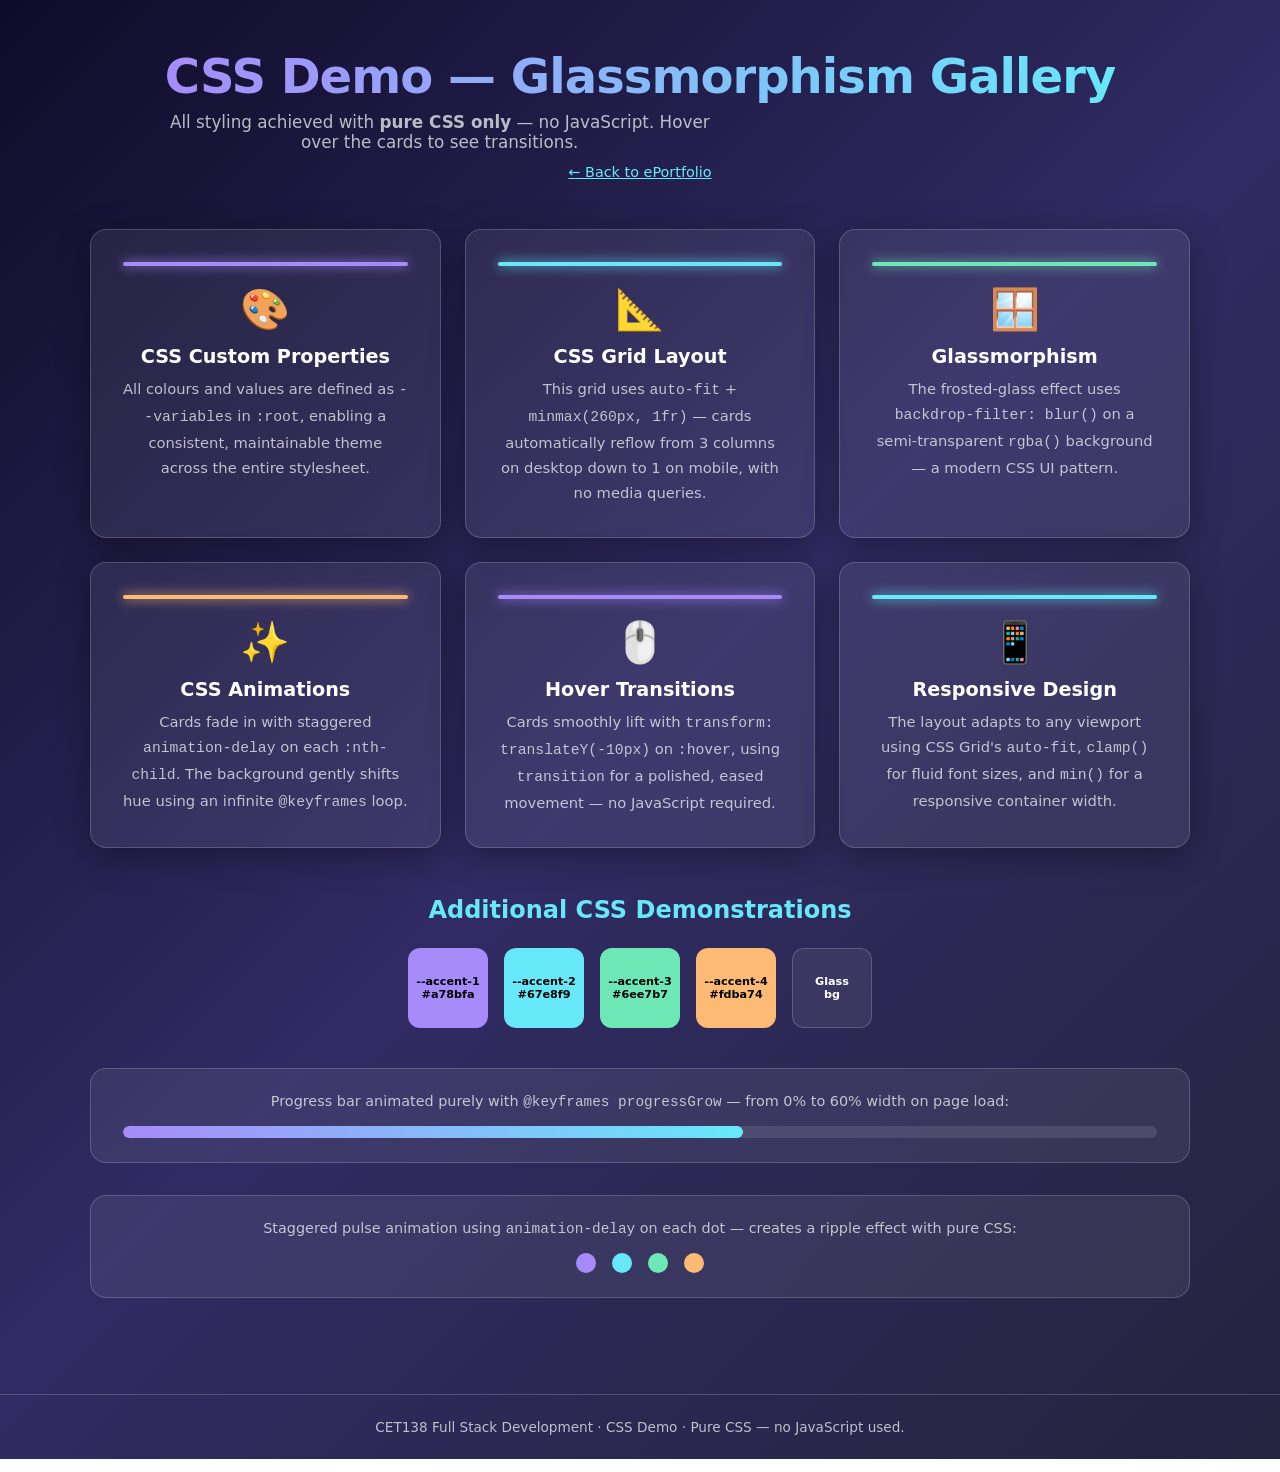
<file: css-demo/css-demo.html>
<!DOCTYPE html>
<html lang="en">
<head>
  <meta charset="UTF-8">
  <title>CSS Demo — Glassmorphism Feature Gallery</title>
  <meta name="viewport" content="width=device-width, initial-scale=1">
  <meta name="description" content="CET138 CSS demo: responsive glassmorphism card gallery with animations, CSS Grid, custom properties, and transitions — no JavaScript.">
  <style>
    /* ═══════════════════════════════
       CSS CUSTOM PROPERTIES (TOKENS)
       Centralises all values so they
       can be changed in one place.
    ═══════════════════════════════ */
    :root {
      --clr-bg-from:  #0f0c29;
      --clr-bg-mid:   #302b63;
      --clr-bg-to:    #24243e;
      --clr-accent-1: #a78bfa;
      --clr-accent-2: #67e8f9;
      --clr-accent-3: #6ee7b7;
      --clr-accent-4: #fdba74;
      --clr-white:    #ffffff;
      --clr-muted:    rgba(255,255,255,.7);
      --glass-bg:     rgba(255,255,255,.07);
      --glass-border: rgba(255,255,255,.18);
      --blur:         16px;
      --radius:       16px;
      --shadow:       0 8px 32px rgba(0,0,0,.35);
      --transition:   0.35s cubic-bezier(.4,0,.2,1);
      --font:         'Segoe UI', system-ui, sans-serif;
    }

    /* ═══════════════
       GLOBAL RESET
    ═══════════════ */
    *, *::before, *::after {
      box-sizing: border-box;
      margin: 0;
      padding: 0;
    }
    html { scroll-behavior: smooth; }

    /* ═══════════════
       BODY & BACKGROUND
       Demonstrates: linear-gradient, min-height, flexbox
    ═══════════════ */
    body {
      font-family: var(--font);
      /* Multi-stop gradient background */
      background: linear-gradient(
        135deg,
        var(--clr-bg-from) 0%,
        var(--clr-bg-mid)  50%,
        var(--clr-bg-to)  100%
      );
      min-height: 100vh;
      color: var(--clr-white);

      /* Flexbox for column layout + centering */
      display: flex;
      flex-direction: column;
      align-items: center;

      /* Animated moving background via @keyframes */
      animation: bgShift 12s ease-in-out infinite alternate;
    }

    /* ═══════════════
       BACKGROUND ANIMATION
       @keyframes — smoothly shifts hue
    ═══════════════ */
    @keyframes bgShift {
      from { filter: hue-rotate(0deg); }
      to   { filter: hue-rotate(40deg); }
    }

    /* ═══════════════
       HEADER
       Demonstrates: animation, text-shadow
    ═══════════════ */
    header {
      text-align: center;
      padding: 3rem 1rem 1rem;
      /* Staggered entrance animation */
      animation: slideDown 0.8s ease both;
    }

    header h1 {
      font-size: clamp(1.8rem, 5vw, 3rem);
      font-weight: 800;
      letter-spacing: -0.02em;
      /* Gradient text via background-clip */
      background: linear-gradient(90deg, var(--clr-accent-1), var(--clr-accent-2));
      -webkit-background-clip: text;
      -webkit-text-fill-color: transparent;
      background-clip: text;
      margin-bottom: 0.5rem;
    }

    header p {
      color: var(--clr-muted);
      font-size: 1.05rem;
      max-width: 550px;
    }

    /* Back link */
    header a {
      display: inline-block;
      margin-top: 0.75rem;
      color: var(--clr-accent-2);
      font-size: 0.9rem;
      text-decoration: underline;
    }

    /* ═══════════════
       MAIN & GRID
       Demonstrates: CSS Grid, auto-fit, minmax
    ═══════════════ */
    main {
      width: min(1100px, 92vw);
      padding: 2rem 0 4rem;
    }

    /* CSS GRID — responsive without media queries */
    .card-grid {
      display: grid;
      grid-template-columns: repeat(auto-fit, minmax(260px, 1fr));
      gap: 1.5rem;
      animation: fadeIn 1s 0.3s ease both;
    }

    /* ═══════════════
       GLASSMORPHISM CARD
       Demonstrates: backdrop-filter, rgba, border, box-shadow, transition
    ═══════════════ */
    .card {
      background: var(--glass-bg);            /* semi-transparent */
      backdrop-filter: blur(var(--blur));     /* frosted glass effect */
      -webkit-backdrop-filter: blur(var(--blur));
      border: 1px solid var(--glass-border);  /* subtle white border */
      border-radius: var(--radius);
      padding: 2rem;
      text-align: center;
      box-shadow: var(--shadow);

      /* Transition for hover effect */
      transition:
        transform var(--transition),
        box-shadow var(--transition),
        background var(--transition);

      /* Staggered card reveal using animation-delay */
      animation: fadeUp 0.7s ease both;
    }

    /* Each card gets a different delay — demonstrates animation-delay */
    .card:nth-child(1) { animation-delay: 0.1s; }
    .card:nth-child(2) { animation-delay: 0.2s; }
    .card:nth-child(3) { animation-delay: 0.3s; }
    .card:nth-child(4) { animation-delay: 0.4s; }
    .card:nth-child(5) { animation-delay: 0.5s; }
    .card:nth-child(6) { animation-delay: 0.6s; }

    /* ═══════════════
       HOVER STATE
       Demonstrates: :hover pseudo-class, transform, box-shadow
    ═══════════════ */
    .card:hover {
      transform: translateY(-10px) scale(1.02);
      box-shadow: 0 20px 48px rgba(0,0,0,.5);
      background: rgba(255,255,255,.12);
    }

    /* Card accent bar — demonstrates pseudo-elements */
    .card::before {
      content: '';
      display: block;
      height: 4px;
      border-radius: 4px;
      margin-bottom: 1.25rem;
    }
    .card--violet::before { background: var(--clr-accent-1); box-shadow: 0 0 12px var(--clr-accent-1); }
    .card--cyan::before   { background: var(--clr-accent-2); box-shadow: 0 0 12px var(--clr-accent-2); }
    .card--green::before  { background: var(--clr-accent-3); box-shadow: 0 0 12px var(--clr-accent-3); }
    .card--orange::before { background: var(--clr-accent-4); box-shadow: 0 0 12px var(--clr-accent-4); }

    .card-icon {
      font-size: 2.5rem;
      margin-bottom: 0.75rem;
      display: block;
      /* Icon scale on hover via parent hover */
      transition: transform var(--transition);
    }
    .card:hover .card-icon { transform: scale(1.15) rotate(-5deg); }

    .card h2 {
      font-size: 1.2rem;
      font-weight: 700;
      margin-bottom: 0.5rem;
      color: var(--clr-white);
    }
    .card p {
      font-size: 0.92rem;
      line-height: 1.7;
      color: var(--clr-muted);
    }

    /* ═══════════════════════════
       CSS FEATURES SHOWCASE SECTION
    ═══════════════════════════ */
    .showcase {
      margin-top: 3rem;
    }
    .showcase h2 {
      text-align: center;
      font-size: 1.5rem;
      margin-bottom: 1.5rem;
      color: var(--clr-accent-2);
      animation: fadeIn 1s ease both;
    }

    /* ─ Flexbox row for colour swatches ─ */
    .swatch-row {
      display: flex;
      flex-wrap: wrap;
      gap: 1rem;
      justify-content: center;
      margin-bottom: 2.5rem;
    }
    .swatch {
      width: 80px; height: 80px; border-radius: 12px;
      display: flex; align-items: center; justify-content: center;
      font-size: 0.7rem; font-weight: 600; text-align: center;
      transition: transform var(--transition);
      cursor: default;
    }
    .swatch:hover { transform: scale(1.1) rotate(5deg); }

    /* ─ CSS transition demo bar ─ */
    .transition-demo {
      background: var(--glass-bg);
      border: 1px solid var(--glass-border);
      border-radius: var(--radius);
      padding: 1.5rem 2rem;
      text-align: center;
      margin-bottom: 2rem;
    }
    .transition-demo p { color: var(--clr-muted); margin-bottom: 1rem; font-size: 0.9rem; }
    .progress-bar-wrap {
      background: rgba(255,255,255,.1);
      border-radius: 50px;
      height: 12px;
      overflow: hidden;
    }
    .progress-bar {
      height: 100%;
      width: 60%;
      border-radius: 50px;
      background: linear-gradient(90deg, var(--clr-accent-1), var(--clr-accent-2));
      /* CSS animation on progress bar */
      animation: progressGrow 2s 0.5s ease-out both;
    }
    @keyframes progressGrow {
      from { width: 0%; }
      to   { width: 60%; }
    }

    /* ─ Keyframe animation showcase ─ */
    .pulse-box {
      display: flex; justify-content: center; gap: 1rem; flex-wrap: wrap;
      margin-top: 1rem;
    }
    .pulse-dot {
      width: 20px; height: 20px; border-radius: 50%;
      animation: pulse 1.4s ease-in-out infinite;
    }
    .pulse-dot:nth-child(1) { background: var(--clr-accent-1); animation-delay: 0s; }
    .pulse-dot:nth-child(2) { background: var(--clr-accent-2); animation-delay: 0.2s; }
    .pulse-dot:nth-child(3) { background: var(--clr-accent-3); animation-delay: 0.4s; }
    .pulse-dot:nth-child(4) { background: var(--clr-accent-4); animation-delay: 0.6s; }
    @keyframes pulse {
      0%,100% { transform: scale(1);   opacity: 0.6; }
      50%      { transform: scale(1.4); opacity: 1; }
    }

    /* ═══════════════
       FOOTER
    ═══════════════ */
    footer {
      text-align: center;
      padding: 1.5rem;
      font-size: 0.85rem;
      color: var(--clr-muted);
      border-top: 1px solid var(--glass-border);
      width: 100%;
    }

    /* ═══════════════
       GLOBAL KEYFRAMES
    ═══════════════ */
    @keyframes slideDown {
      from { opacity: 0; transform: translateY(-30px); }
      to   { opacity: 1; transform: translateY(0); }
    }
    @keyframes fadeIn {
      from { opacity: 0; }
      to   { opacity: 1; }
    }
    @keyframes fadeUp {
      from { opacity: 0; transform: translateY(30px); }
      to   { opacity: 1; transform: translateY(0); }
    }

    /* ═══════════════
       MEDIA QUERIES
       Responsive typography
    ═══════════════ */
    @media (max-width: 480px) {
      header { padding-top: 2rem; }
      .card  { padding: 1.25rem; }
    }
  </style>
</head>
<body>

  <header>
    <h1>CSS Demo — Glassmorphism Gallery</h1>
    <p>All styling achieved with <strong>pure CSS only</strong> — no JavaScript. Hover over the cards to see transitions.</p>
    <a href="../index.html">← Back to ePortfolio</a>
  </header>

  <main>

    <!-- Feature cards using CSS Grid + Glassmorphism -->
    <section aria-label="CSS Feature Cards">
      <div class="card-grid">

        <article class="card card--violet">
          <span class="card-icon" aria-hidden="true">🎨</span>
          <h2>CSS Custom Properties</h2>
          <p>All colours and values are defined as <code>--variables</code> in <code>:root</code>, enabling a consistent, maintainable theme across the entire stylesheet.</p>
        </article>

        <article class="card card--cyan">
          <span class="card-icon" aria-hidden="true">📐</span>
          <h2>CSS Grid Layout</h2>
          <p>This grid uses <code>auto-fit</code> + <code>minmax(260px, 1fr)</code> — cards automatically reflow from 3 columns on desktop down to 1 on mobile, with no media queries.</p>
        </article>

        <article class="card card--green">
          <span class="card-icon" aria-hidden="true">🪟</span>
          <h2>Glassmorphism</h2>
          <p>The frosted-glass effect uses <code>backdrop-filter: blur()</code> on a semi-transparent <code>rgba()</code> background — a modern CSS UI pattern.</p>
        </article>

        <article class="card card--orange">
          <span class="card-icon" aria-hidden="true">✨</span>
          <h2>CSS Animations</h2>
          <p>Cards fade in with staggered <code>animation-delay</code> on each <code>:nth-child</code>. The background gently shifts hue using an infinite <code>@keyframes</code> loop.</p>
        </article>

        <article class="card card--violet">
          <span class="card-icon" aria-hidden="true">🖱️</span>
          <h2>Hover Transitions</h2>
          <p>Cards smoothly lift with <code>transform: translateY(-10px)</code> on <code>:hover</code>, using <code>transition</code> for a polished, eased movement — no JavaScript required.</p>
        </article>

        <article class="card card--cyan">
          <span class="card-icon" aria-hidden="true">📱</span>
          <h2>Responsive Design</h2>
          <p>The layout adapts to any viewport using CSS Grid's <code>auto-fit</code>, <code>clamp()</code> for fluid font sizes, and <code>min()</code> for a responsive container width.</p>
        </article>

      </div>
    </section>

    <!-- Additional CSS demonstrations -->
    <section class="showcase" aria-label="Additional CSS Demonstrations">
      <h2>Additional CSS Demonstrations</h2>

      <!-- Colour swatches (custom properties in use) -->
      <div class="swatch-row" role="list" aria-label="Colour palette from CSS custom properties">
        <div class="swatch" style="background:var(--clr-accent-1);color:#000;" role="listitem">--accent-1<br>#a78bfa</div>
        <div class="swatch" style="background:var(--clr-accent-2);color:#000;" role="listitem">--accent-2<br>#67e8f9</div>
        <div class="swatch" style="background:var(--clr-accent-3);color:#000;" role="listitem">--accent-3<br>#6ee7b7</div>
        <div class="swatch" style="background:var(--clr-accent-4);color:#000;" role="listitem">--accent-4<br>#fdba74</div>
        <div class="swatch" style="background:var(--glass-bg);border:1px solid var(--glass-border);" role="listitem">Glass<br>bg</div>
      </div>

      <!-- Progress bar (CSS animation) -->
      <div class="transition-demo">
        <p>Progress bar animated purely with <code>@keyframes progressGrow</code> — from 0% to 60% width on page load:</p>
        <div class="progress-bar-wrap" role="progressbar" aria-valuenow="60" aria-valuemin="0" aria-valuemax="100" aria-label="CSS skill level 60%">
          <div class="progress-bar"></div>
        </div>
      </div>

      <!-- Pulse dots (keyframe timing) -->
      <div class="transition-demo">
        <p>Staggered pulse animation using <code>animation-delay</code> on each dot — creates a ripple effect with pure CSS:</p>
        <div class="pulse-box" aria-hidden="true">
          <div class="pulse-dot"></div>
          <div class="pulse-dot"></div>
          <div class="pulse-dot"></div>
          <div class="pulse-dot"></div>
        </div>
      </div>
    </section>

  </main>

  <footer>
    <p>CET138 Full Stack Development · CSS Demo · Pure CSS — no JavaScript used.</p>
  </footer>

</body>
</html>
</file>
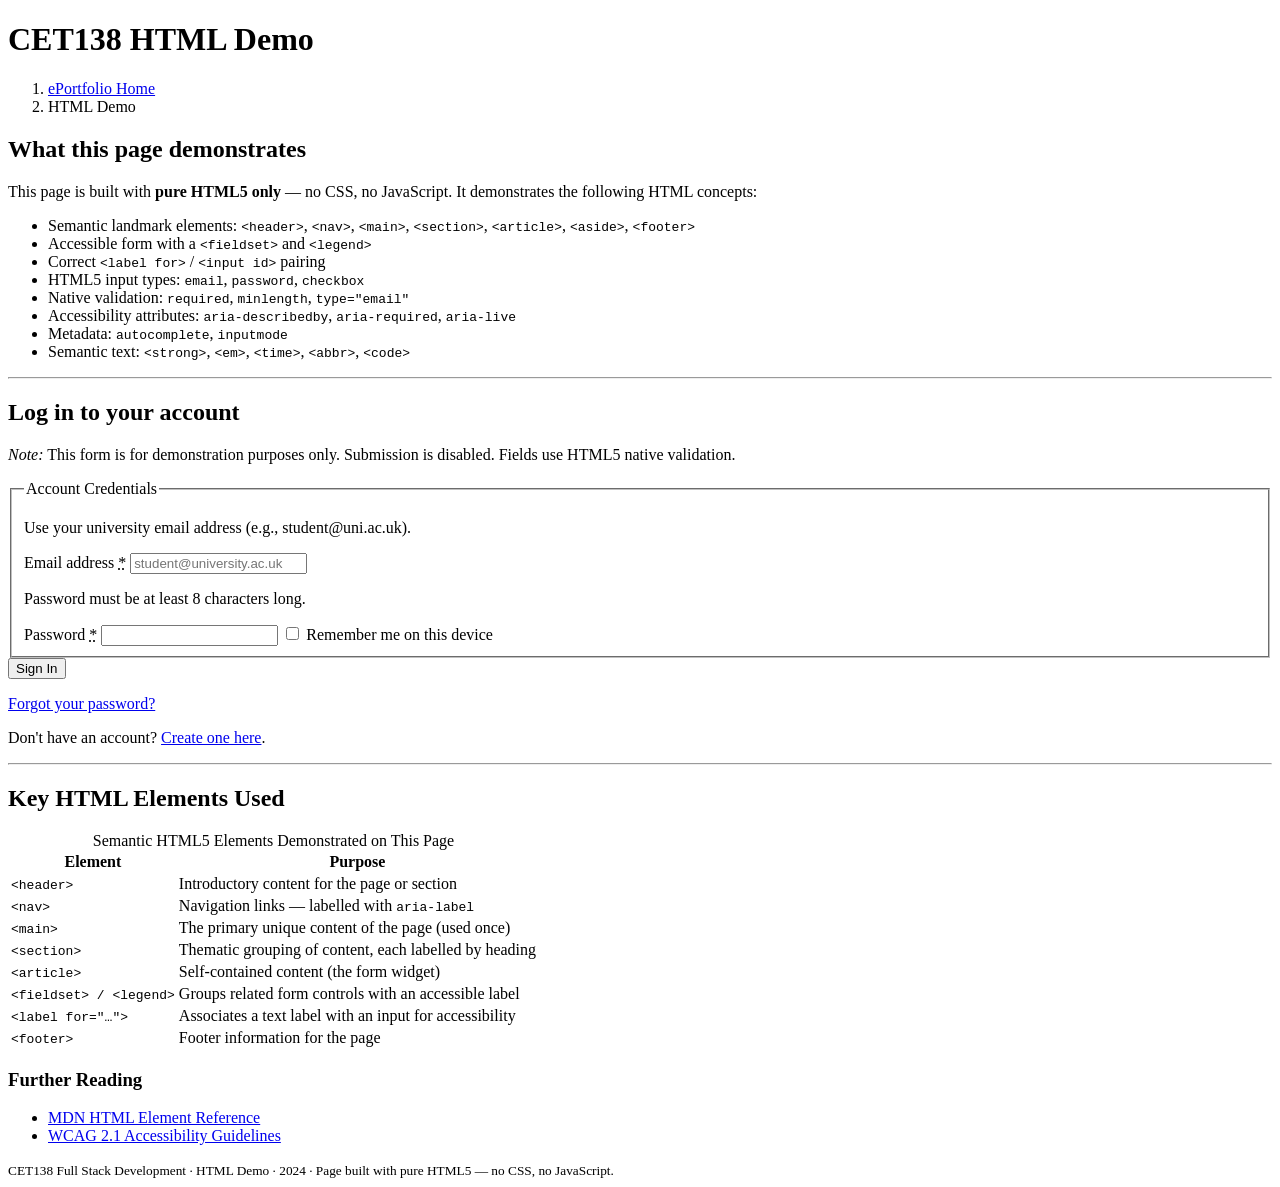
<file: html-demo/html-demo.html>
<!DOCTYPE html>
<html lang="en">
<head>
  <meta charset="UTF-8">
  <title>HTML Demo — Semantic Accessible Login Form</title>
  <meta name="viewport" content="width=device-width, initial-scale=1">
  <meta name="description" content="CET138 HTML-only demo: a fully semantic, accessible login form using no CSS or JavaScript.">
</head>
<body>

  <!-- LANDMARK: site-wide header -->
  <header>
    <h1>CET138 HTML Demo</h1>
    <nav aria-label="Breadcrumb">
      <ol>
        <li><a href="../index.html">ePortfolio Home</a></li>
        <li aria-current="page">HTML Demo</li>
      </ol>
    </nav>
  </header>

  <!-- LANDMARK: main page content -->
  <main>

    <!-- Section 1: Explanation -->
    <section aria-labelledby="about-heading">
      <h2 id="about-heading">What this page demonstrates</h2>
      <p>
        This page is built with <strong>pure HTML5 only</strong> — no CSS, no JavaScript.
        It demonstrates the following HTML concepts:
      </p>
      <ul>
        <li>Semantic landmark elements: <code>&lt;header&gt;</code>, <code>&lt;nav&gt;</code>, <code>&lt;main&gt;</code>, <code>&lt;section&gt;</code>, <code>&lt;article&gt;</code>, <code>&lt;aside&gt;</code>, <code>&lt;footer&gt;</code></li>
        <li>Accessible form with a <code>&lt;fieldset&gt;</code> and <code>&lt;legend&gt;</code></li>
        <li>Correct <code>&lt;label for&gt;</code> / <code>&lt;input id&gt;</code> pairing</li>
        <li>HTML5 input types: <code>email</code>, <code>password</code>, <code>checkbox</code></li>
        <li>Native validation: <code>required</code>, <code>minlength</code>, <code>type="email"</code></li>
        <li>Accessibility attributes: <code>aria-describedby</code>, <code>aria-required</code>, <code>aria-live</code></li>
        <li>Metadata: <code>autocomplete</code>, <code>inputmode</code></li>
        <li>Semantic text: <code>&lt;strong&gt;</code>, <code>&lt;em&gt;</code>, <code>&lt;time&gt;</code>, <code>&lt;abbr&gt;</code>, <code>&lt;code&gt;</code></li>
      </ul>
    </section>

    <hr>

    <!-- Section 2: The login form -->
    <section aria-labelledby="login-heading">
      <h2 id="login-heading">Log in to your account</h2>

      <article aria-label="Login Form">
        <form
          action="/demo-login"
          method="post"
          novalidate
          aria-describedby="form-note"
        >
          <p id="form-note">
            <em>Note:</em> This form is for demonstration purposes only. Submission is disabled.
            Fields use HTML5 native validation.
          </p>

          <fieldset>
            <legend>Account Credentials</legend>

            <!-- Email field -->
            <p id="email-hint">Use your university email address (e.g., student@uni.ac.uk).</p>
            <label for="email">
              Email address <abbr title="required" aria-hidden="true">*</abbr>
            </label>
            <input
              type="email"
              id="email"
              name="email"
              inputmode="email"
              autocomplete="username"
              placeholder="student@university.ac.uk"
              aria-describedby="email-hint"
              aria-required="true"
              required
            >

            <!-- Password field -->
            <p id="password-hint">Password must be at least 8 characters long.</p>
            <label for="password">
              Password <abbr title="required" aria-hidden="true">*</abbr>
            </label>
            <input
              type="password"
              id="password"
              name="password"
              minlength="8"
              autocomplete="current-password"
              aria-describedby="password-hint"
              aria-required="true"
              required
            >

            <!-- Remember me checkbox -->
            <label for="remember">
              <input type="checkbox" id="remember" name="remember" value="yes">
              Remember me on this device
            </label>

          </fieldset>

          <!-- Submit -->
          <button type="submit">Sign In</button>

          <!-- Forgot password link -->
          <p>
            <a href="/forgot-password" rel="nofollow">Forgot your password?</a>
          </p>

          <!-- Registration link -->
          <p>
            Don't have an account?
            <a href="/register" rel="nofollow">Create one here</a>.
          </p>

        </form>
      </article>

    </section>

    <hr>

    <!-- Section 3: Key HTML elements reference -->
    <section aria-labelledby="elements-heading">
      <h2 id="elements-heading">Key HTML Elements Used</h2>

      <table>
        <caption>Semantic HTML5 Elements Demonstrated on This Page</caption>
        <thead>
          <tr>
            <th scope="col">Element</th>
            <th scope="col">Purpose</th>
          </tr>
        </thead>
        <tbody>
          <tr>
            <td><code>&lt;header&gt;</code></td>
            <td>Introductory content for the page or section</td>
          </tr>
          <tr>
            <td><code>&lt;nav&gt;</code></td>
            <td>Navigation links — labelled with <code>aria-label</code></td>
          </tr>
          <tr>
            <td><code>&lt;main&gt;</code></td>
            <td>The primary unique content of the page (used once)</td>
          </tr>
          <tr>
            <td><code>&lt;section&gt;</code></td>
            <td>Thematic grouping of content, each labelled by heading</td>
          </tr>
          <tr>
            <td><code>&lt;article&gt;</code></td>
            <td>Self-contained content (the form widget)</td>
          </tr>
          <tr>
            <td><code>&lt;fieldset&gt; / &lt;legend&gt;</code></td>
            <td>Groups related form controls with an accessible label</td>
          </tr>
          <tr>
            <td><code>&lt;label for="…"&gt;</code></td>
            <td>Associates a text label with an input for accessibility</td>
          </tr>
          <tr>
            <td><code>&lt;footer&gt;</code></td>
            <td>Footer information for the page</td>
          </tr>
        </tbody>
      </table>
    </section>

  </main>

  <!-- Aside: supplementary info -->
  <aside aria-label="Further reading">
    <h3>Further Reading</h3>
    <ul>
      <li><a href="https://developer.mozilla.org/en-US/docs/Web/HTML/Element" rel="noopener" target="_blank">MDN HTML Element Reference</a></li>
      <li><a href="https://www.w3.org/WAI/WCAG21/quickref/" rel="noopener" target="_blank">WCAG 2.1 Accessibility Guidelines</a></li>
    </ul>
  </aside>

  <!-- LANDMARK: site-wide footer -->
  <footer>
    <small>
      CET138 Full Stack Development · HTML Demo ·
      <time datetime="2024">2024</time> ·
      Page built with pure HTML5 — no CSS, no JavaScript.
    </small>
  </footer>

</body>
</html>
</file>
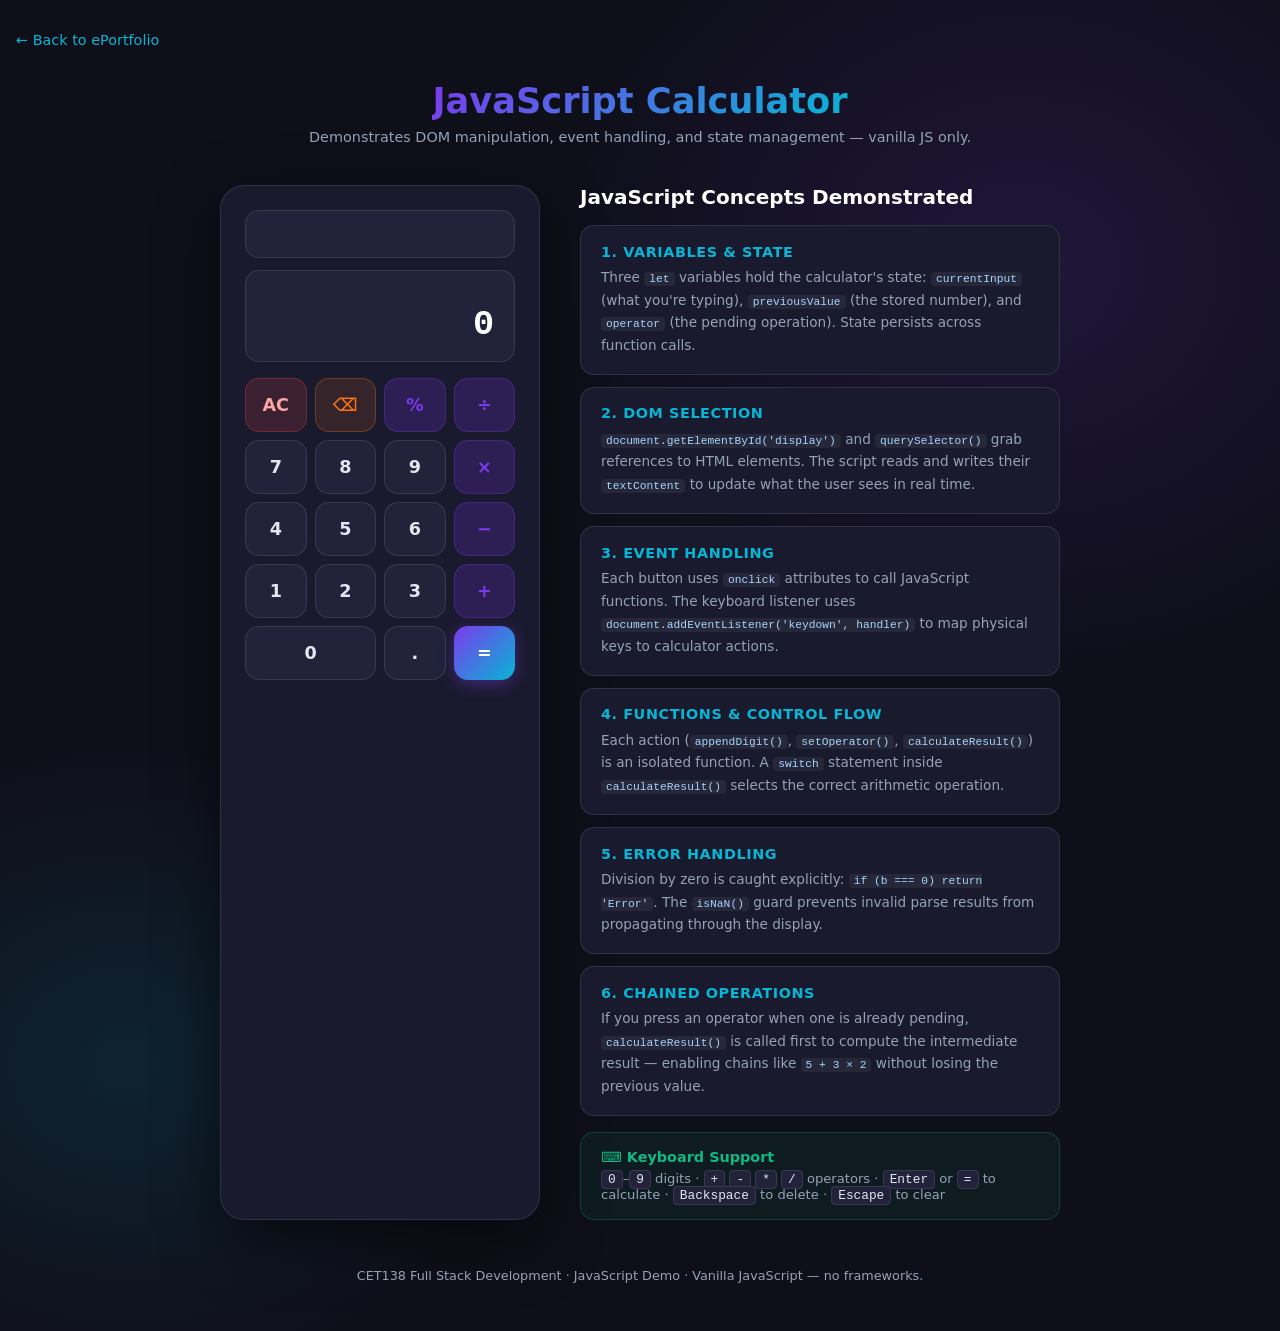
<file: javascript-demo/javascript-demo.html>
<!DOCTYPE html>
<html lang="en">
<head>
  <meta charset="UTF-8">
  <meta name="viewport" content="width=device-width, initial-scale=1.0">
  <title>JavaScript Demo — Interactive Calculator</title>
  <meta name="description" content="CET138 JavaScript demo: a fully functional calculator demonstrating DOM manipulation, event handling, state management, and keyboard support.">
  <style>
    /* ─── Colour tokens ─── */
    :root {
      --bg:        #0f0f1a;
      --surface:   #1a1a2e;
      --surface2:  #22223a;
      --border:    rgba(255,255,255,.1);
      --violet:    #7c3aed;
      --cyan:      #06b6d4;
      --green:     #10b981;
      --orange:    #f97316;
      --red:       #ef4444;
      --text:      #e2e8f0;
      --muted:     #94a3b8;
      --white:     #ffffff;
      --radius:    14px;
    }

    * { box-sizing: border-box; margin: 0; padding: 0; }

    body {
      font-family: 'Segoe UI', system-ui, sans-serif;
      background: var(--bg);
      color: var(--text);
      min-height: 100vh;
      display: flex;
      flex-direction: column;
      align-items: center;
      padding: 2rem 1rem;
      background-image:
        radial-gradient(ellipse 60% 50% at 80% 20%, rgba(124,58,237,.15) 0%, transparent 60%),
        radial-gradient(ellipse 50% 40% at 10% 80%, rgba(6,182,212,.12) 0%, transparent 60%);
    }

    /* Back link */
    .back-link {
      align-self: flex-start;
      color: var(--cyan);
      font-size: .9rem;
      margin-bottom: 2rem;
      text-decoration: none;
    }
    .back-link:hover { text-decoration: underline; }

    /* Page title */
    h1 {
      font-size: clamp(1.5rem, 4vw, 2.2rem);
      font-weight: 800;
      background: linear-gradient(135deg, var(--violet), var(--cyan));
      -webkit-background-clip: text; -webkit-text-fill-color: transparent; background-clip: text;
      margin-bottom: .5rem; text-align: center;
    }
    .subtitle { color: var(--muted); font-size: .9rem; text-align: center; margin-bottom: 2.5rem; }

    /* ─── Layout: calculator + explanation side by side ─── */
    .layout {
      display: flex;
      gap: 2.5rem;
      flex-wrap: wrap;
      justify-content: center;
      width: 100%;
      max-width: 900px;
    }

    /* ─── Calculator widget ─── */
    .calculator {
      background: var(--surface);
      border: 1px solid var(--border);
      border-radius: 24px;
      padding: 1.5rem;
      width: 320px;
      box-shadow: 0 20px 60px rgba(0,0,0,.5);
      flex-shrink: 0;
    }

    /* History log */
    #history {
      background: var(--surface2);
      border-radius: var(--radius);
      padding: .75rem 1rem;
      min-height: 3rem;
      max-height: 80px;
      overflow-y: auto;
      font-size: .8rem;
      color: var(--muted);
      margin-bottom: .75rem;
      text-align: right;
      border: 1px solid var(--border);
      font-family: 'Courier New', monospace;
    }

    /* Main display */
    .display-wrap {
      background: var(--surface2);
      border: 1px solid var(--border);
      border-radius: var(--radius);
      padding: 1rem 1.25rem;
      margin-bottom: 1rem;
      text-align: right;
    }
    .display-expression {
      font-size: .8rem; color: var(--muted); min-height: 1.2em;
      font-family: 'Courier New', monospace;
      margin-bottom: .25rem;
    }
    #display {
      font-size: 2.2rem; font-weight: 700; color: var(--white);
      word-break: break-all; line-height: 1.1;
      font-family: 'Courier New', monospace;
    }

    /* Keypad */
    #keys {
      display: grid;
      grid-template-columns: repeat(4, 1fr);
      gap: .5rem;
    }

    /* All buttons */
    button.key {
      padding: 1rem .5rem;
      font-size: 1.1rem; font-weight: 600;
      border: 1px solid var(--border);
      border-radius: var(--radius);
      cursor: pointer;
      transition: transform .12s, background .15s, box-shadow .15s;
      background: var(--surface2); color: var(--text);
      font-family: inherit;
    }
    button.key:hover  { background: rgba(255,255,255,.1); border-color: rgba(255,255,255,.2); }
    button.key:active { transform: scale(.94); }

    /* Operator keys */
    button.key.op {
      background: rgba(124,58,237,.2); color: var(--violet);
      border-color: rgba(124,58,237,.3);
    }
    button.key.op:hover { background: rgba(124,58,237,.35); }

    /* Equals key */
    button.key.equals {
      background: linear-gradient(135deg, var(--violet), var(--cyan));
      color: var(--white); border: none;
      box-shadow: 0 4px 16px rgba(124,58,237,.4);
    }
    button.key.equals:hover { box-shadow: 0 6px 24px rgba(124,58,237,.6); transform: translateY(-1px); }

    /* Clear keys */
    button.key.clear   { background: rgba(239,68,68,.15); color: #fca5a5; border-color: rgba(239,68,68,.3); }
    button.key.clear:hover { background: rgba(239,68,68,.3); }
    button.key.backsp  { background: rgba(249,115,22,.12); color: var(--orange); border-color: rgba(249,115,22,.3); }

    /* Zero (span 2 columns) */
    button.key.zero { grid-column: span 2; }

    /* ─── Explanation panel ─── */
    .explanation {
      flex: 1; min-width: 260px; max-width: 480px;
    }
    .explanation h2 {
      font-size: 1.25rem; font-weight: 700; color: var(--white);
      margin-bottom: 1rem;
    }
    .concept {
      background: var(--surface);
      border: 1px solid var(--border);
      border-radius: var(--radius);
      padding: 1.1rem 1.25rem;
      margin-bottom: .75rem;
    }
    .concept h3 {
      font-size: .9rem; font-weight: 700;
      color: var(--cyan); margin-bottom: .4rem; letter-spacing: .04em;
    }
    .concept p { font-size: .85rem; color: var(--muted); line-height: 1.65; }
    .concept code { background: rgba(255,255,255,.06); padding: 1px 5px; border-radius: 4px; color: #a5d6ff; font-size: .83em; }

    /* Keyboard hint */
    .kb-hint {
      background: rgba(16,185,129,.08); border: 1px solid rgba(16,185,129,.25);
      border-radius: var(--radius); padding: 1rem 1.25rem; margin-top: 1rem;
    }
    .kb-hint h3 { font-size: .9rem; color: var(--green); margin-bottom: .4rem; }
    .kb-hint p  { font-size: .82rem; color: var(--muted); }
    .kb-hint kbd {
      background: var(--surface2); border: 1px solid var(--border);
      border-radius: 4px; padding: 1px 6px; font-size: .8rem; color: var(--text);
      font-family: 'Courier New', monospace;
    }

    footer {
      margin-top: 3rem; text-align: center; font-size: .8rem;
      color: var(--muted); padding-bottom: 1rem;
    }
  </style>
</head>
<body>

  <a class="back-link" href="../index.html">← Back to ePortfolio</a>

  <h1>JavaScript Calculator</h1>
  <p class="subtitle">Demonstrates DOM manipulation, event handling, and state management — vanilla JS only.</p>

  <div class="layout">

    <!-- ╔═══════════════════╗
         ║   CALCULATOR UI   ║
         ╚═══════════════════╝ -->
    <div class="calculator" role="application" aria-label="Calculator">

      <!-- Calculation history -->
      <div id="history" aria-live="polite" aria-label="Calculation history" title="Calculation history"></div>

      <!-- Display -->
      <div class="display-wrap">
        <div class="display-expression" id="expression" aria-live="polite"></div>
        <div id="display" role="status" aria-live="polite" aria-atomic="true">0</div>
      </div>

      <!-- Keypad -->
      <div id="keys" role="group" aria-label="Calculator keys">

        <!-- Row 1 -->
        <button class="key clear"  onclick="clearAll()"        aria-label="Clear all">AC</button>
        <button class="key backsp" onclick="backspace()"       aria-label="Backspace">⌫</button>
        <button class="key op"     onclick="setOperator('%')"  aria-label="Modulo">%</button>
        <button class="key op"     onclick="setOperator('/')"  aria-label="Divide">÷</button>

        <!-- Row 2 -->
        <button class="key" onclick="appendDigit('7')" aria-label="7">7</button>
        <button class="key" onclick="appendDigit('8')" aria-label="8">8</button>
        <button class="key" onclick="appendDigit('9')" aria-label="9">9</button>
        <button class="key op" onclick="setOperator('*')" aria-label="Multiply">×</button>

        <!-- Row 3 -->
        <button class="key" onclick="appendDigit('4')" aria-label="4">4</button>
        <button class="key" onclick="appendDigit('5')" aria-label="5">5</button>
        <button class="key" onclick="appendDigit('6')" aria-label="6">6</button>
        <button class="key op" onclick="setOperator('-')" aria-label="Subtract">−</button>

        <!-- Row 4 -->
        <button class="key" onclick="appendDigit('1')" aria-label="1">1</button>
        <button class="key" onclick="appendDigit('2')" aria-label="2">2</button>
        <button class="key" onclick="appendDigit('3')" aria-label="3">3</button>
        <button class="key op" onclick="setOperator('+')" aria-label="Add">+</button>

        <!-- Row 5 -->
        <button class="key zero" onclick="appendDigit('0')" aria-label="0">0</button>
        <button class="key" onclick="appendDecimal()" aria-label="Decimal point">.</button>
        <button class="key equals" onclick="calculateResult()" aria-label="Equals">=</button>

      </div>
    </div>

    <!-- ╔═══════════════════════════╗
         ║   EXPLANATION PANEL      ║
         ╚═══════════════════════════╝ -->
    <div class="explanation">
      <h2>JavaScript Concepts Demonstrated</h2>

      <div class="concept">
        <h3>1. VARIABLES &amp; STATE</h3>
        <p>Three <code>let</code> variables hold the calculator's state: <code>currentInput</code> (what you're typing), <code>previousValue</code> (the stored number), and <code>operator</code> (the pending operation). State persists across function calls.</p>
      </div>

      <div class="concept">
        <h3>2. DOM SELECTION</h3>
        <p><code>document.getElementById('display')</code> and <code>querySelector()</code> grab references to HTML elements. The script reads and writes their <code>textContent</code> to update what the user sees in real time.</p>
      </div>

      <div class="concept">
        <h3>3. EVENT HANDLING</h3>
        <p>Each button uses <code>onclick</code> attributes to call JavaScript functions. The keyboard listener uses <code>document.addEventListener('keydown', handler)</code> to map physical keys to calculator actions.</p>
      </div>

      <div class="concept">
        <h3>4. FUNCTIONS &amp; CONTROL FLOW</h3>
        <p>Each action (<code>appendDigit()</code>, <code>setOperator()</code>, <code>calculateResult()</code>) is an isolated function. A <code>switch</code> statement inside <code>calculateResult()</code> selects the correct arithmetic operation.</p>
      </div>

      <div class="concept">
        <h3>5. ERROR HANDLING</h3>
        <p>Division by zero is caught explicitly: <code>if (b === 0) return 'Error'</code>. The <code>isNaN()</code> guard prevents invalid parse results from propagating through the display.</p>
      </div>

      <div class="concept">
        <h3>6. CHAINED OPERATIONS</h3>
        <p>If you press an operator when one is already pending, <code>calculateResult()</code> is called first to compute the intermediate result — enabling chains like <code>5 + 3 × 2</code> without losing the previous value.</p>
      </div>

      <div class="kb-hint">
        <h3>⌨️ Keyboard Support</h3>
        <p>
          <kbd>0</kbd>–<kbd>9</kbd> digits ·
          <kbd>+</kbd> <kbd>-</kbd> <kbd>*</kbd> <kbd>/</kbd> operators ·
          <kbd>Enter</kbd> or <kbd>=</kbd> to calculate ·
          <kbd>Backspace</kbd> to delete ·
          <kbd>Escape</kbd> to clear
        </p>
      </div>
    </div>

  </div>

  <footer>
    CET138 Full Stack Development · JavaScript Demo · Vanilla JavaScript — no frameworks.
  </footer>

  <script>
    /*
     * ═══════════════════════════════════════════════════════
     *  CET138 JavaScript Demo — Calculator
     *  Demonstrates: variables, DOM manipulation, event
     *  handling, functions, switch statements, error handling
     * ═══════════════════════════════════════════════════════
     */

    // ── APPLICATION STATE ──
    // These three variables hold the calculator's current state.
    // They persist across function calls, acting as "memory".
    let currentInput  = '0';    // The number currently being entered
    let previousValue = null;   // The stored first operand
    let operator      = null;   // The pending operation (+, -, *, /)
    let justCalculated = false; // Tracks whether = was just pressed

    // ── DOM REFERENCES ──
    // Store references to elements we update frequently.
    const display    = document.getElementById('display');
    const expression = document.getElementById('expression');
    const history    = document.getElementById('history');

    // ── updateDisplay() ──
    // Updates both the main display and the expression line.
    function updateDisplay() {
      display.textContent = currentInput;
      if (operator && previousValue !== null) {
        const opSymbol = { '+': '+', '-': '−', '*': '×', '/': '÷', '%': '%' }[operator] || operator;
        expression.textContent = `${previousValue} ${opSymbol}`;
      } else {
        expression.textContent = '';
      }
    }

    // ── appendDigit(digit) ──
    // Appends a digit character to currentInput.
    // Replaces '0' to avoid leading zeros like "007".
    function appendDigit(digit) {
      if (justCalculated) {
        // After =, start fresh with the new digit
        currentInput   = digit;
        justCalculated = false;
      } else if (currentInput === '0' || currentInput === 'Error') {
        currentInput = digit;
      } else if (currentInput.length < 15) {   // Limit display length
        currentInput += digit;
      }
      updateDisplay();
    }

    // ── appendDecimal() ──
    // Adds a decimal point, but only if one doesn't already exist
    // in currentInput — prevents invalid numbers like "3.1.4".
    function appendDecimal() {
      if (justCalculated) {
        currentInput   = '0.';
        justCalculated = false;
      } else if (!currentInput.includes('.')) {
        currentInput += '.';
        updateDisplay();
      }
    }

    // ── setOperator(op) ──
    // Stores the chosen operator and saves the current number.
    // If an operator is already pending, chains the calculation first.
    function setOperator(op) {
      if (currentInput === 'Error') return;
      if (operator && previousValue !== null) {
        // Chain: compute intermediate result before setting new operator
        calculateResult();
      }
      previousValue  = parseFloat(currentInput);
      operator       = op;
      justCalculated = false;
      currentInput   = '0';   // Ready for the next number
      updateDisplay();
    }

    // ── calculateResult() ──
    // Performs the arithmetic and updates the display.
    // Uses a switch statement to select the correct operation.
    function calculateResult() {
      if (operator === null || previousValue === null) return;
      if (currentInput === 'Error') return;

      const a = previousValue;
      const b = parseFloat(currentInput);
      let result;

      // switch: maps each operator string to its arithmetic
      switch (operator) {
        case '+': result = a + b;                               break;
        case '-': result = a - b;                               break;
        case '*': result = a * b;                               break;
        case '/': result = b === 0 ? 'Error' : (a / b);        break;
        case '%': result = b === 0 ? 'Error' : (a % b);        break;
        default:  return;
      }

      // Add entry to the history log
      const opSymbol = { '+': '+', '-': '−', '*': '×', '/': '÷', '%': '%' }[operator];
      const historyEntry = document.createElement('div');
      historyEntry.textContent = `${a} ${opSymbol} ${b} = ${result}`;
      history.prepend(historyEntry);

      // Update state — result becomes the new currentInput
      currentInput   = typeof result === 'number'
                         ? parseFloat(result.toFixed(10)).toString()
                         : 'Error';
      previousValue  = null;
      operator       = null;
      justCalculated = true;
      expression.textContent = '';
      updateDisplay();
    }

    // ── backspace() ──
    // Removes the last character. Resets to '0' if only one digit left.
    function backspace() {
      if (justCalculated || currentInput === 'Error') {
        clearAll(); return;
      }
      currentInput = currentInput.length > 1
                       ? currentInput.slice(0, -1)
                       : '0';
      updateDisplay();
    }

    // ── clearAll() ──
    // Resets ALL state — equivalent to a full calculator reset.
    function clearAll() {
      currentInput   = '0';
      previousValue  = null;
      operator       = null;
      justCalculated = false;
      expression.textContent = '';
      updateDisplay();
    }

    // ── KEYBOARD SUPPORT ──
    // addEventListener attaches a handler to the document.
    // The 'keydown' event fires whenever a key is pressed.
    document.addEventListener('keydown', function(event) {
      const key = event.key;

      if (key >= '0' && key <= '9')         appendDigit(key);
      else if (key === '.')                  appendDecimal();
      else if (key === '+')                  setOperator('+');
      else if (key === '-')                  setOperator('-');
      else if (key === '*')                  setOperator('*');
      else if (key === '/')  { event.preventDefault(); setOperator('/'); }
      else if (key === '%')                  setOperator('%');
      else if (key === 'Enter' || key === '=') calculateResult();
      else if (key === 'Backspace')          backspace();
      else if (key === 'Escape')             clearAll();
    });

    // Initial display render
    updateDisplay();
  </script>

</body>
</html>
</file>
<file: assets/css/main.css>
/* ═══════════════════════════════════════════════
   CET138 ePortfolio — main.css
   Theme: Aurora Gradient — vibrant, modern, dark
═══════════════════════════════════════════════ */

/* ── TOKENS ── */
:root {
  --violet:      #9E2A2B;
  --violet-lite: #C74A4B;
  --cyan:        #8B2322;
  --cyan-lite:   #A53E3F;
  --orange:      #E09F3E;
  --orange-lite: #F5C664;
  --green:       #7A1F20;
  --green-lite:  #962728;
  --bg:          #2C1618;
  --bg2:         #351C1E;
  --surface:     #422329;
  --surface2:    #4A2A30;
  --border:      rgba(224,159,62,.15);
  --text:        #FFF3B0;
  --text-muted:  #D4A76A;
  --white:       #ffffff;
  --grad-main:   linear-gradient(135deg, #9E2A2B 0%, #E09F3E 50%, #8B2322 100%);
  --grad-hero:   linear-gradient(135deg, #2C1618 0%, #5A2428 40%, #9E2A2B 100%);
  --font-display: 'Syne', sans-serif;
  --font-body:    'DM Sans', sans-serif;
  --r:           12px;
  --r-lg:        20px;
  --transition:  .25s cubic-bezier(.4,0,.2,1);
}

/* ── RESET ── */
*, *::before, *::after { box-sizing: border-box; margin: 0; padding: 0; }
html { scroll-behavior: smooth; font-size: 16px; }
body {
  font-family: var(--font-body);
  background: var(--bg);
  background-image: 
    repeating-linear-gradient(
      45deg,
      transparent,
      transparent 2px,
      rgba(224,159,62,.03) 2px,
      rgba(224,159,62,.03) 4px
    );
  color: var(--text);
  line-height: 1.7;
  overflow-x: hidden;
}
a { color: inherit; text-decoration: none; }
img { max-width: 100%; display: block; }
code {
  font-family: 'Fira Code', 'Courier New', monospace;
  font-size: .88em;
  background: rgba(255,255,255,.08);
  padding: 2px 6px;
  border-radius: 4px;
  color: var(--cyan-lite);
}

/* ── LAYOUT ── */
.container { width: min(1140px, 92vw); margin-inline: auto; }

/* ── HEADER / NAV ── */
.site-header {
  position: sticky; top: 0; z-index: 100;
  background: rgba(15,15,26,.85);
  backdrop-filter: blur(20px);
  border-bottom: 1px solid var(--border);
}
.nav-inner {
  display: flex; align-items: center; gap: 2rem;
  padding-block: 1rem;
}
.brand {
  display: flex; align-items: center; gap: .5rem;
  font-family: var(--font-display); font-weight: 700; font-size: 1.1rem;
  color: var(--white);
}
.brand em { font-style: normal; background: var(--grad-main); -webkit-background-clip: text; -webkit-text-fill-color: transparent; background-clip: text; }
.brand-icon { font-size: 1.4rem; filter: drop-shadow(0 0 8px #E09F3E); }
nav { display: flex; gap: 1.5rem; margin-left: auto; }
nav a {
  font-size: .9rem; font-weight: 500; color: var(--text-muted);
  transition: color var(--transition);
  padding-bottom: 2px; border-bottom: 2px solid transparent;
}
nav a:hover { color: var(--text); border-bottom-color: #F5C664; }
.nav-toggle { display: none; background: none; border: none; color: var(--text); font-size: 1.4rem; cursor: pointer; }

/* ── BUTTONS ── */
.btn {
  display: inline-flex; align-items: center; gap: .4rem;
  padding: .7rem 1.5rem; border-radius: 50px;
  font-family: var(--font-display); font-weight: 600; font-size: .95rem;
  transition: all var(--transition); cursor: pointer; border: none;
}
.btn-primary {
  background: var(--grad-main); color: var(--text);
  box-shadow: 0 0 20px rgba(224,159,62,.4);
}
.btn-primary:hover { transform: translateY(-2px); box-shadow: 0 4px 30px rgba(224,159,62,.6); }
.btn-ghost {
  background: transparent; color: var(--text);
  border: 1.5px solid var(--border);
}
.btn-ghost:hover { border-color: var(--violet-lite); color: var(--white); }
.btn-orange { background: linear-gradient(135deg,#E09F3E,#F5C664); box-shadow: 0 0 20px rgba(224,159,62,.4); }
.btn-cyan   { background: linear-gradient(135deg,#8B2322,#A53E3F); box-shadow: 0 0 20px rgba(139,35,34,.4); }
.btn-green  { background: linear-gradient(135deg,#7A1F20,#962728); box-shadow: 0 0 20px rgba(122,31,32,.4); }

/* ── HERO ── */
.hero {
  position: relative; overflow: hidden;
  min-height: 100vh; display: flex; flex-direction: column; justify-content: center;
  background: var(--grad-hero);
}
.hero-bg {
  position: absolute; inset: 0; pointer-events: none;
  background:
    radial-gradient(ellipse 60% 50% at 80% 20%, rgba(224,159,62,.15) 0%, transparent 70%),
    radial-gradient(ellipse 50% 40% at 10% 80%, rgba(158,42,43,.2) 0%, transparent 70%),
    radial-gradient(ellipse 40% 30% at 60% 70%, rgba(139,35,34,.12) 0%, transparent 60%);
}
/* Grid lines decoration */
.hero-bg::after {
  content: '';
  position: absolute; inset: 0;
  background-image:
    linear-gradient(rgba(255,255,255,.03) 1px, transparent 1px),
    linear-gradient(90deg, rgba(255,255,255,.03) 1px, transparent 1px);
  background-size: 60px 60px;
}
.hero-inner {
  position: relative; z-index: 1;
  padding-block: 8rem 4rem;
  display: flex; flex-direction: column; gap: 1.5rem;
}
.hero-badge {
  display: inline-flex; align-self: flex-start;
  padding: .4rem 1rem; border-radius: 50px;
  background: rgba(224,159,62,.15); border: 1px solid rgba(224,159,62,.4);
  font-size: .8rem; font-weight: 600; letter-spacing: .05em; text-transform: uppercase;
  color: #fbbf24;
  animation: fadeInDown .8s ease both;
}
.hero-title {
  font-family: var(--font-display); font-weight: 800;
  line-height: 1.05;
  animation: fadeInDown .8s .15s ease both;
}
.line1 { display: block; font-size: clamp(3rem, 8vw, 6rem); color: var(--white); }
.line2 { display: block; font-size: clamp(3.5rem, 10vw, 7.5rem); }
.gradient-text {
  background: var(--grad-main); -webkit-background-clip: text; -webkit-text-fill-color: transparent; background-clip: text;
  filter: drop-shadow(0 0 30px rgba(224,159,62,.4));
}
.hero-sub {
  max-width: 600px; font-size: 1.1rem; color: var(--text-muted); line-height: 1.8;
  animation: fadeInUp .8s .3s ease both;
}
.hero-cta {
  display: flex; flex-wrap: wrap; gap: 1rem;
  animation: fadeInUp .8s .45s ease both;
}
.hero-stats {
  display: flex; gap: 3rem; padding-top: 1rem;
  animation: fadeInUp .8s .6s ease both;
}
.stat { display: flex; flex-direction: column; gap: .1rem; }
.stat-num {
  font-family: var(--font-display); font-size: 2rem; font-weight: 800;
  background: var(--grad-main); -webkit-background-clip: text; -webkit-text-fill-color: transparent; background-clip: text;
}
.stat-label { font-size: .8rem; color: var(--text-muted); text-transform: uppercase; letter-spacing: .08em; }
.hero-scroll {
  position: absolute; bottom: 2rem; left: 50%; transform: translateX(-50%);
  font-size: .75rem; color: var(--text-muted); letter-spacing: .12em; text-transform: uppercase;
  animation: pulse 2s infinite;
}

/* ── SECTIONS COMMON ── */
.section { padding-block: 6rem; }
.section:nth-child(even) { background: var(--bg2); }
.section-header { text-align: center; margin-bottom: 4rem; }
.section-tag {
  display: inline-block; padding: .3rem .9rem; border-radius: 50px;
  font-size: .78rem; font-weight: 700; letter-spacing: .08em; text-transform: uppercase;
  margin-bottom: 1rem;
}
.section-tag--violet { background: rgba(158,42,43,.15); color: #F5C664; border: 1px solid rgba(158,42,43,.3); }
.section-tag--orange { background: rgba(224,159,62,.15); color: #F5C664; border: 1px solid rgba(224,159,62,.3); }
.section-tag--cyan   { background: rgba(139,35,34,.15);  color: #F5C664;   border: 1px solid rgba(139,35,34,.3); }
.section-tag--green  { background: rgba(122,31,32,.15); color: #F5C664;  border: 1px solid rgba(122,31,32,.3); }
.section-title {
  font-family: var(--font-display); font-size: clamp(2rem, 4vw, 3rem); font-weight: 800;
  color: var(--white); margin-bottom: 1rem;
}
.section-intro { max-width: 700px; margin-inline: auto; color: var(--text-muted); font-size: 1.05rem; line-height: 1.8; }

/* ── TWO COL ── */
.two-col {
  display: grid; grid-template-columns: 1fr 1fr; gap: 4rem; align-items: start;
  margin-bottom: 3rem;
}
.two-col.reverse { direction: rtl; }
.two-col.reverse > * { direction: ltr; }
.text-block h3 {
  font-family: var(--font-display); font-size: 1.25rem; font-weight: 700;
  color: var(--white); margin-bottom: .5rem; margin-top: 1.5rem;
}
.text-block h3:first-child { margin-top: 0; }
.text-block p { color: var(--text-muted); line-height: 1.8; margin-bottom: 1rem; }

/* ── CODE PREVIEW ── */
.code-preview {
  border-radius: var(--r-lg); overflow: hidden;
  border: 1px solid var(--border);
  background: #0d1117;
  box-shadow: 0 20px 60px rgba(0,0,0,.5);
}
.code-preview-bar {
  display: flex; align-items: center; gap: .5rem;
  padding: .75rem 1rem; background: #161b22; border-bottom: 1px solid var(--border);
}
.dot { width: 12px; height: 12px; border-radius: 50%; }
.dot.red    { background: #ff5f56; }
.dot.amber  { background: #ffbd2e; }
.dot.green  { background: #27c93f; }
.code-lang { margin-left: auto; font-size: .78rem; color: var(--text-muted); letter-spacing: .05em; }
.code-block {
  padding: 1.5rem; overflow-x: auto; font-size: .88rem; line-height: 1.75;
  font-family: 'Fira Code', 'Courier New', monospace;
}
.code-block code { background: none; padding: 0; color: var(--text); font-size: inherit; }
/* Syntax colours */
.c-tag  { color: #7ee787; }
.c-attr { color: #79c0ff; }
.c-str  { color: #a5d6ff; }
.c-sel  { color: #d2a8ff; }
.c-prop { color: #79c0ff; }
.c-val  { color: #a5d6ff; }
.c-kw   { color: #ff7b72; }
.c-var  { color: #ffa657; }
.c-fn   { color: #d2a8ff; }
.c-num  { color: #79c0ff; }

/* ── DEMO CTA CARDS ── */
.demo-cta-card {
  display: flex; align-items: center; gap: 2rem; flex-wrap: wrap;
  padding: 2.5rem; border-radius: var(--r-lg);
  border: 1px solid var(--border);
  background: var(--surface);
}
.demo-cta-card--orange { border-left: 4px solid #E09F3E; background: linear-gradient(135deg, rgba(224,159,62,.05), var(--surface)); }
.demo-cta-card--cyan   { border-left: 4px solid #8B2322;   background: linear-gradient(135deg, rgba(139,35,34,.05),  var(--surface)); }
.demo-cta-card--violet { border-left: 4px solid #9E2A2B; background: linear-gradient(135deg, rgba(158,42,43,.05), var(--surface)); }
.demo-cta-card--green  { border-left: 4px solid #7A1F20;  background: linear-gradient(135deg, rgba(122,31,32,.05), var(--surface)); }
.demo-cta-text { flex: 1; }
.demo-cta-text h3 { font-family: var(--font-display); font-size: 1.3rem; font-weight: 700; color: var(--white); margin-bottom: .5rem; }
.demo-cta-text p  { color: var(--text-muted); line-height: 1.7; }

/* ── FULL STACK SECTION ── */
.stack-diagram {
  display: flex; flex-direction: column; gap: .5rem;
  background: var(--surface); border-radius: var(--r-lg); padding: 1.5rem;
  border: 1px solid var(--border);
}
.stack-layer {
  border-radius: var(--r); padding: 1rem 1.25rem;
}
.stack-layer--client { background: rgba(158,42,43,.15); border: 1px solid rgba(158,42,43,.3); }
.stack-layer--server { background: rgba(139,35,34,.12);  border: 1px solid rgba(139,35,34,.3); }
.stack-layer--db     { background: rgba(122,31,32,.12); border: 1px solid rgba(122,31,32,.3); }
.stack-layer-label   { font-family: var(--font-display); font-size: .8rem; font-weight: 700; letter-spacing: .1em; text-transform: uppercase; color: var(--text-muted); margin-bottom: .6rem; }
.stack-techs { display: flex; flex-wrap: wrap; gap: .4rem; }
.tech-pill   { padding: .25rem .7rem; border-radius: 50px; background: rgba(255,255,255,.08); font-size: .78rem; font-weight: 500; color: var(--text); }
.stack-arrow { text-align: center; font-size: .85rem; color: var(--text-muted); padding: .3rem; }

/* ── INFO GRID ── */
.info-grid { display: grid; grid-template-columns: repeat(3,1fr); gap: 1.5rem; margin-top: 3rem; }
.info-card {
  padding: 1.75rem; border-radius: var(--r-lg); border: 1px solid var(--border);
  background: var(--surface); transition: transform var(--transition), box-shadow var(--transition);
}
.info-card:hover { transform: translateY(-4px); box-shadow: 0 12px 40px rgba(0,0,0,.3); }
.info-card--violet { border-top: 3px solid #9E2A2B; }
.info-card--cyan   { border-top: 3px solid #8B2322; }
.info-card--orange { border-top: 3px solid #E09F3E; }
.info-icon { font-size: 2rem; margin-bottom: .75rem; }
.info-card h4 { font-family: var(--font-display); font-size: 1rem; font-weight: 700; color: var(--white); margin-bottom: .5rem; }
.info-card p  { font-size: .92rem; color: var(--text-muted); line-height: 1.7; }

/* ── DEMOS GRID ── */
.demo-grid { display: grid; grid-template-columns: repeat(2,1fr); gap: 1.5rem; }
.demo-card {
  display: flex; align-items: center; gap: 1.25rem;
  padding: 1.75rem; border-radius: var(--r-lg);
  border: 1px solid var(--border); background: var(--surface);
  transition: all var(--transition); position: relative; overflow: hidden;
}
.demo-card::before {
  content: ''; position: absolute; top: 0; left: 0; right: 0; height: 3px;
}
.demo-card--orange::before { background: linear-gradient(90deg,#E09F3E,#F5C664); }
.demo-card--cyan::before   { background: linear-gradient(90deg,#8B2322,#A53E3F); }
.demo-card--violet::before { background: linear-gradient(90deg,#9E2A2B,#C74A4B); }
.demo-card--green::before  { background: linear-gradient(90deg,#7A1F20,#962728); }
.demo-card:hover { transform: translateY(-4px); box-shadow: 0 16px 48px rgba(0,0,0,.4); border-color: rgba(255,255,255,.15); }
.demo-card-icon { font-size: 2.5rem; flex-shrink: 0; }
.demo-card-body h3 { font-family: var(--font-display); font-size: 1.1rem; font-weight: 700; color: var(--white); margin-bottom: .25rem; }
.demo-card-body p  { font-size: .88rem; color: var(--text-muted); }
.demo-card-arrow { margin-left: auto; font-size: 1.25rem; color: var(--text-muted); transition: color var(--transition); }
.demo-card:hover .demo-card-arrow { color: var(--white); }

/* ── FOOTER ── */
.site-footer {
  background: var(--bg2); border-top: 1px solid var(--border);
  padding-block: 2.5rem;
}
.footer-inner {
  display: flex; align-items: center; flex-wrap: wrap; gap: 1.5rem;
}
.footer-brand { font-family: var(--font-display); font-weight: 700; display: flex; align-items: center; gap: .5rem; }
.footer-links { display: flex; gap: 1.5rem; margin-left: auto; }
.footer-links a { font-size: .88rem; color: var(--text-muted); transition: color var(--transition); }
.footer-links a:hover { color: var(--white); }
.footer-copy { width: 100%; font-size: .8rem; color: var(--text-muted); text-align: center; padding-top: .5rem; border-top: 1px solid var(--border); }

/* ── ANIMATIONS ── */
@keyframes fadeInDown {
  from { opacity: 0; transform: translateY(-20px); }
  to   { opacity: 1; transform: translateY(0); }
}
@keyframes fadeInUp {
  from { opacity: 0; transform: translateY(20px); }
  to   { opacity: 1; transform: translateY(0); }
}
@keyframes pulse {
  0%,100% { opacity: .4; }
  50%      { opacity: 1; }
}

/* Scroll reveal */
.reveal {
  opacity: 0; transform: translateY(30px);
  transition: opacity .7s ease, transform .7s ease;
}
.reveal.visible { opacity: 1; transform: none; }

/* ── MODAL ── */
.modal-overlay {
  display: none; position: fixed; top: 0; left: 0; right: 0; bottom: 0;
  background: rgba(0,0,0,.7); backdrop-filter: blur(5px); z-index: 1000;
  justify-content: center; align-items: center;
}
.modal-overlay.active { display: flex; animation: fadeInDown .3s ease both; }
.modal-content {
  background: var(--bg2); border: 1px solid var(--border); border-radius: var(--r-lg);
  padding: 2rem; max-width: 800px; width: 90%;
  max-height: 90vh; overflow-y: auto;
}
.modal-header {
  display: flex; justify-content: space-between; align-items: center; margin-bottom: 1.5rem;
}
.modal-title { font-family: var(--font-display); font-size: 1.75rem; font-weight: 700; color: var(--text); }
.modal-close { background: none; border: none; color: var(--text); font-size: 1.5rem; cursor: pointer; transition: color var(--transition); }
.modal-close:hover { color: var(--orange); }
.sections-grid {
  display: grid; grid-template-columns: repeat(2, 1fr); gap: 1rem;
}
.section-card {
  display: flex; flex-direction: column; gap: 1rem;
  padding: 1.5rem; border: 1.5px solid var(--border); border-radius: var(--r-lg);
  background: var(--surface); text-decoration: none; transition: all var(--transition);
  cursor: pointer;
}
.section-card:hover {
  border-color: var(--orange); transform: translateY(-4px);
  box-shadow: 0 8px 24px rgba(224,159,62,.2);
}
.section-card-icon { font-size: 2.5rem; }
.section-card-title { font-family: var(--font-display); font-size: 1.1rem; font-weight: 700; color: var(--text); }
.section-card-desc { font-size: .85rem; color: var(--text-muted); line-height: 1.5; }

/* ── RESPONSIVE ── */
@media (max-width: 900px) {
  .two-col { grid-template-columns: 1fr; gap: 2rem; }
  .two-col.reverse { direction: ltr; }
  .info-grid { grid-template-columns: 1fr; }
  .demo-grid  { grid-template-columns: 1fr; }
  .sections-grid { grid-template-columns: 1fr; }
}
@media (max-width: 700px) {
  nav { display: none; }
  nav.open { display: flex; flex-direction: column; position: absolute; top: 100%; left: 0; right: 0; background: var(--bg2); padding: 1rem; border-bottom: 1px solid var(--border); }
  .nav-toggle { display: block; }
  .hero-stats { gap: 1.5rem; }
  .footer-links { display: none; }
  .demo-cta-card { flex-direction: column; }
}
</file>
